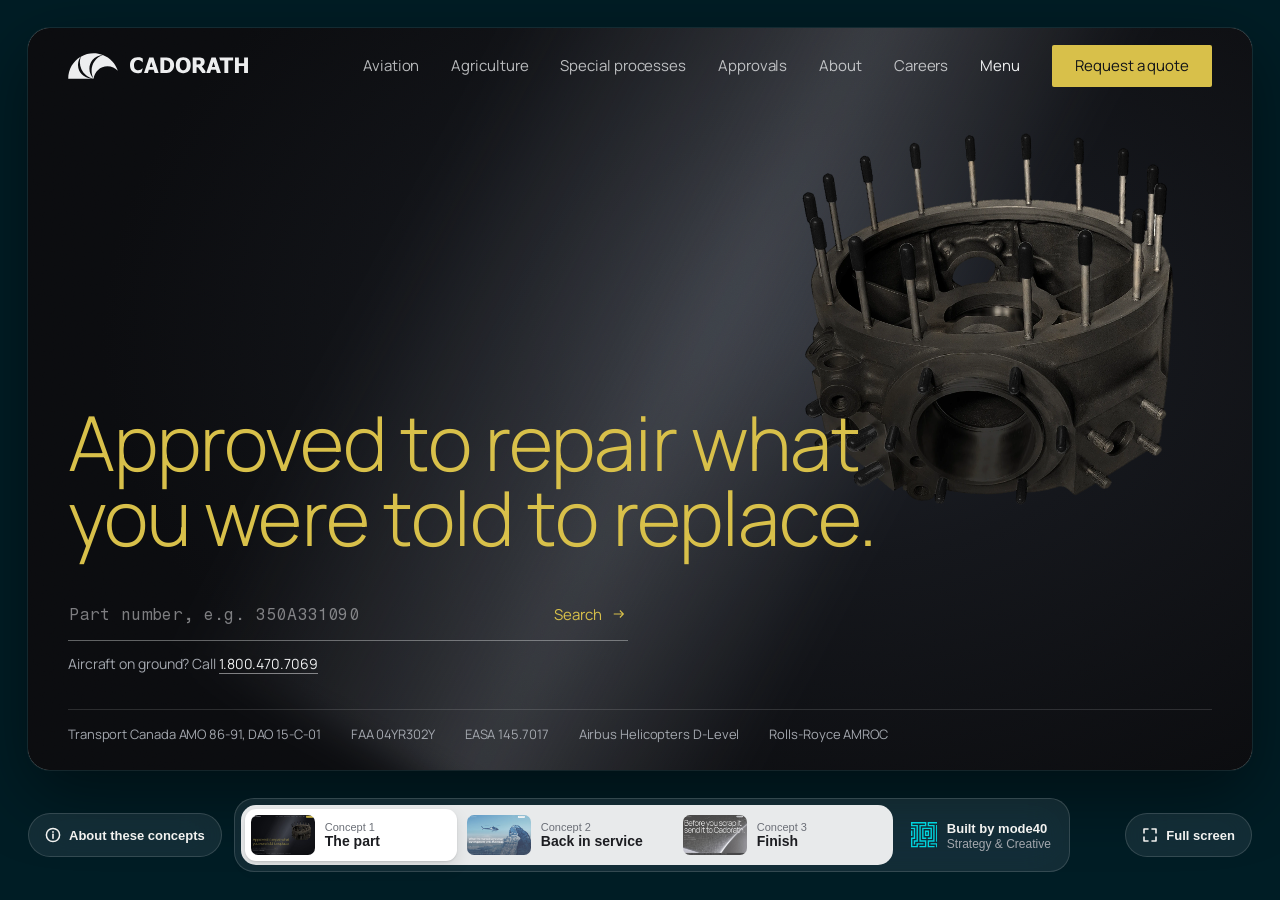
<file: index.html>
<!doctype html>
<html lang="en-CA">
<head>
<meta charset="utf-8">
<meta name="viewport" content="width=device-width, initial-scale=1, viewport-fit=cover">
<meta name="robots" content="noindex, nofollow, noarchive">
<title>Cadorath homepage concepts</title>
<style>
  :root {
    --bg: #001D25; /* mode40 navy */
    --glass: rgba(255, 255, 255, 0.07);
    --line: rgba(255, 255, 255, 0.14);
    --text: #f2f2f0;
    --muted: #a3a7ae;
    --ink: #1c1d21;
    --ink-2: #6b6f77;
    --gap: 28px;
    --radius: 22px;
    --below: 132px; /* set from the controls' real height in JS */
    --font: -apple-system, BlinkMacSystemFont, "SF Pro Text", "Helvetica Neue", Arial, sans-serif;
  }
  * { box-sizing: border-box; margin: 0; }
  html, body { height: 100%; background: var(--bg); color: var(--text); font-family: var(--font); -webkit-font-smoothing: antialiased; overflow: hidden; }
  button, a { -webkit-tap-highlight-color: transparent; }

  /* the live homepage, full width, scrolling inside a rounded box */
  .frame {
    position: fixed; inset: var(--gap) var(--gap) var(--below) var(--gap);
    border-radius: var(--radius); overflow: hidden; background: #fff;
    box-shadow: 0 0 0 1px rgba(255, 255, 255, 0.08), 0 24px 70px rgba(0, 0, 0, 0.45);
    transition: inset .3s ease, border-radius .3s ease;
  }
  .frame iframe { display: block; width: 100%; height: 100%; border: 0; }

  /* bottom row: About on the left, concept selector in the middle, full screen on the right */
  .controls {
    position: fixed; z-index: 10; left: var(--gap); right: var(--gap);
    bottom: calc(var(--gap) + env(safe-area-inset-bottom));
    display: grid; grid-template-columns: 1fr auto 1fr; align-items: center; gap: 12px;
    pointer-events: none;
    transition: opacity .25s ease, transform .3s ease;
  }
  .controls > * { pointer-events: auto; }

  .pill {
    all: unset; box-sizing: border-box; cursor: pointer; height: 44px; padding: 0 16px;
    pointer-events: auto; /* all: unset would inherit pointer-events: none from .controls */
    display: inline-flex; align-items: center; gap: 8px; white-space: nowrap;
    font: 600 13px/1 var(--font); color: var(--text); text-decoration: none;
    background: var(--glass); border: 1px solid var(--line); border-radius: 999px;
    -webkit-backdrop-filter: blur(22px) saturate(150%); backdrop-filter: blur(22px) saturate(150%);
    transition: background-color .2s ease, border-color .2s ease;
  }
  .pill:hover { background: rgba(255, 255, 255, 0.14); border-color: rgba(255, 255, 255, 0.28); }
  .pill svg { flex: none; }
  .fs .i-close, body.is-full .fs .i-open { display: none; }
  body.is-full .fs .i-close { display: block; }
  .about { justify-self: start; }
  .fs { justify-self: end; }
  /* the full screen toggle stays put when the controls hide */
  .fs { position: relative; z-index: 12; }

  .dock {
    display: flex; align-items: center; gap: 18px;
    padding: 6px 18px 6px 6px;
    background: var(--glass); border: 1px solid var(--line); border-radius: 20px;
    -webkit-backdrop-filter: blur(22px) saturate(150%); backdrop-filter: blur(22px) saturate(150%);
  }

  /* concept tabs: one light segmented control, three equal tabs */
  .tabs {
    list-style: none; padding: 4px; display: grid; grid-template-columns: repeat(3, 212px); gap: 4px;
    background: rgba(255, 255, 255, 0.9); border-radius: 15px;
  }
  .tabs button {
    all: unset; box-sizing: border-box; cursor: pointer; width: 100%; height: 52px;
    display: flex; align-items: center; gap: 10px; padding: 0 10px 0 6px; border-radius: 11px;
    color: var(--ink); transition: background-color .2s ease, box-shadow .2s ease;
  }
  .tabs button:hover { background: rgba(0, 0, 0, 0.05); }
  .tabs button[aria-current="true"] { background: #fff; box-shadow: 0 1px 2px rgba(0, 0, 0, 0.12), 0 6px 16px rgba(0, 0, 0, 0.1); }
  .tabs img { flex: none; width: 64px; height: 40px; object-fit: cover; border-radius: 7px; display: block; opacity: .75; transition: opacity .2s ease; }
  .tabs button[aria-current="true"] img, .tabs button:hover img { opacity: 1; }
  .tabs .num { display: block; font-size: 11px; color: var(--ink-2); }
  .tabs .name { display: block; font-size: 14px; font-weight: 600; white-space: nowrap; }

  .credit { display: flex; align-items: center; gap: 10px; white-space: nowrap; }
  .credit img { display: block; width: 26px; height: 26px; }
  .credit b { display: block; font-size: 13px; font-weight: 600; color: var(--text); }
  .credit span { display: block; font-size: 12px; color: var(--muted); margin-top: 1px; }

  button:focus-visible, a:focus-visible { outline: 2px solid #fff; outline-offset: 3px; }

  /* full screen: the box fills the window, everything but the toggle steps aside */
  body.is-full .frame { inset: 0; border-radius: 0; box-shadow: none; }
  body.is-full .fs { background: rgba(0, 29, 37, 0.85); box-shadow: 0 10px 30px rgba(0, 0, 0, 0.35); }
  body.is-full .dock, body.is-full .about { opacity: 0; pointer-events: none; transform: translateY(12px); }
  .dock, .about { transition: opacity .25s ease, transform .3s ease; }

  @media (max-width: 1240px) {
    .pill .label { display: none; }
    .pill { width: 44px; padding: 0; justify-content: center; }
    .tabs { grid-template-columns: repeat(3, 184px); }
  }
  @media (max-width: 960px) {
    :root { --gap: 12px; --radius: 16px; }
    .controls { grid-template-columns: auto 1fr auto; grid-template-areas: "dock dock dock" "about credit fs"; row-gap: 8px; bottom: calc(var(--gap) + env(safe-area-inset-bottom)); }
    .dock { grid-area: dock; padding: 4px; border-radius: 16px; }
    .about { grid-area: about; }
    .fs { grid-area: fs; }
    .dock .credit { display: none; }
    .credit.compact { grid-area: credit; display: flex; justify-content: center; }
    .credit.compact img { width: 20px; height: 20px; }
    .credit.compact b { font-size: 12px; }
    .credit.compact span { font-size: 11px; }
    .tabs { width: 100%; grid-template-columns: repeat(3, minmax(0, 1fr)); padding: 3px; gap: 3px; border-radius: 12px; }
    .tabs button { height: 48px; flex-direction: column; justify-content: center; gap: 3px; padding: 4px; }
    .tabs img { width: 100%; height: 22px; border-radius: 5px; }
    .tabs .num { display: none; }
    .tabs .name { font-size: 11.5px; }
    .pill { height: 40px; width: 40px; }
  }
  @media (min-width: 961px) { .credit.compact { display: none; } }
  @media (prefers-reduced-motion: reduce) { * { transition: none !important; } }
</style>
</head>
<body>

<div class="frame"><iframe id="view" src="concept-1/" title="Cadorath homepage concept"></iframe></div>

<div class="controls">
  <a class="pill about" id="about" href="about.html" aria-label="About these concepts">
    <svg viewBox="0 0 16 16" width="16" height="16" aria-hidden="true"><circle cx="8" cy="8" r="6.6" fill="none" stroke="currentColor" stroke-width="1.5"/><path d="M8 7.2v4" stroke="currentColor" stroke-width="1.6" stroke-linecap="round"/><circle cx="8" cy="4.9" r=".95" fill="currentColor"/></svg>
    <span class="label">About these concepts</span>
  </a>

  <nav class="dock" aria-label="Choose a concept">
    <ol class="tabs">
      <li><button type="button" data-target="concept-1" aria-current="true">
        <img src="img/concept-1-thumb.jpg" alt="">
        <span><span class="num">Concept 1</span><span class="name">The part</span></span>
      </button></li>
      <li><button type="button" data-target="concept-2" aria-current="false">
        <img src="img/concept-2-thumb.jpg" alt="">
        <span><span class="num">Concept 2</span><span class="name">Back in service</span></span>
      </button></li>
      <li><button type="button" data-target="concept-3" aria-current="false">
        <img src="img/concept-3-thumb.jpg" alt="">
        <span><span class="num">Concept 3</span><span class="name">Finish</span></span>
      </button></li>
    </ol>
    <p class="credit"><img src="img/mode40-mark-white.svg" width="26" height="26" alt=""><span><b>Built by mode40</b><span>Strategy &amp; Creative</span></span></p>
  </nav>

  <p class="credit compact" aria-hidden="true"><img src="img/mode40-mark-white.svg" width="20" height="20" alt=""><span><b>Built by mode40</b><span>Strategy &amp; Creative</span></span></p>

  <button type="button" class="pill fs" id="fs" aria-pressed="false" aria-label="Full screen">
    <svg class="i-open" viewBox="0 0 16 16" width="16" height="16" aria-hidden="true"><path d="M2 6V2h4M10 2h4v4M14 10v4h-4M6 14H2v-4" fill="none" stroke="currentColor" stroke-width="1.6" stroke-linecap="round" stroke-linejoin="round"/></svg>
    <svg class="i-close" viewBox="0 0 16 16" width="16" height="16" aria-hidden="true"><path d="M6 2v4H2M14 6h-4V2M10 14v-4h4M2 10h4v4" fill="none" stroke="currentColor" stroke-width="1.6" stroke-linecap="round" stroke-linejoin="round"/></svg>
    <span class="label">Full screen</span>
  </button>
</div>

<script>
  const view = document.getElementById('view');
  const fs = document.getElementById('fs');
  const about = document.getElementById('about');
  const buttons = [...document.querySelectorAll('.tabs button')];
  const ids = buttons.map(b => b.dataset.target);

  function show(id, push) {
    if (!ids.includes(id)) id = ids[0];
    const src = id + '/';
    if (!view.src.endsWith(src)) view.src = src;
    buttons.forEach(b => b.setAttribute('aria-current', String(b.dataset.target === id)));
    about.href = 'about.html#' + id;
    if (push) history.replaceState(null, '', '#' + id);
  }

  // a little room under each mockup's footer so the controls never cover the end of the page
  view.addEventListener('load', () => {
    const doc = view.contentDocument;
    if (!doc || !doc.body) return;
    const last = [...doc.body.children].reverse().find(el => !['SCRIPT', 'STYLE'].includes(el.tagName));
    const pad = doc.createElement('div');
    pad.setAttribute('aria-hidden', 'true');
    pad.style.height = '24px';
    pad.style.background = last ? getComputedStyle(last).backgroundColor : 'transparent';
    doc.body.appendChild(pad);
  });

  const controls = document.querySelector('.controls');
  function fitBand() {
    const gap = parseFloat(getComputedStyle(document.documentElement).getPropertyValue('--gap')) || 28;
    document.documentElement.style.setProperty('--below', (controls.offsetHeight + gap * 2) + 'px');
  }
  new ResizeObserver(fitBand).observe(controls);
  addEventListener('resize', fitBand);
  fitBand();

  // one toggle in one place: Full screen in, Exit full screen out
  function setFull(on) {
    document.body.classList.toggle('is-full', on);
    fs.setAttribute('aria-pressed', String(on));
    fs.setAttribute('aria-label', on ? 'Exit full screen' : 'Full screen');
    fs.querySelector('.label').textContent = on ? 'Exit full screen' : 'Full screen';
  }
  fs.addEventListener('click', () => setFull(!document.body.classList.contains('is-full')));
  document.addEventListener('keydown', e => { if (e.key === 'Escape') setFull(false); });

  buttons.forEach(b => b.addEventListener('click', () => show(b.dataset.target, true)));
  show(location.hash.slice(1), false);
</script>
</body>
</html>
</file>
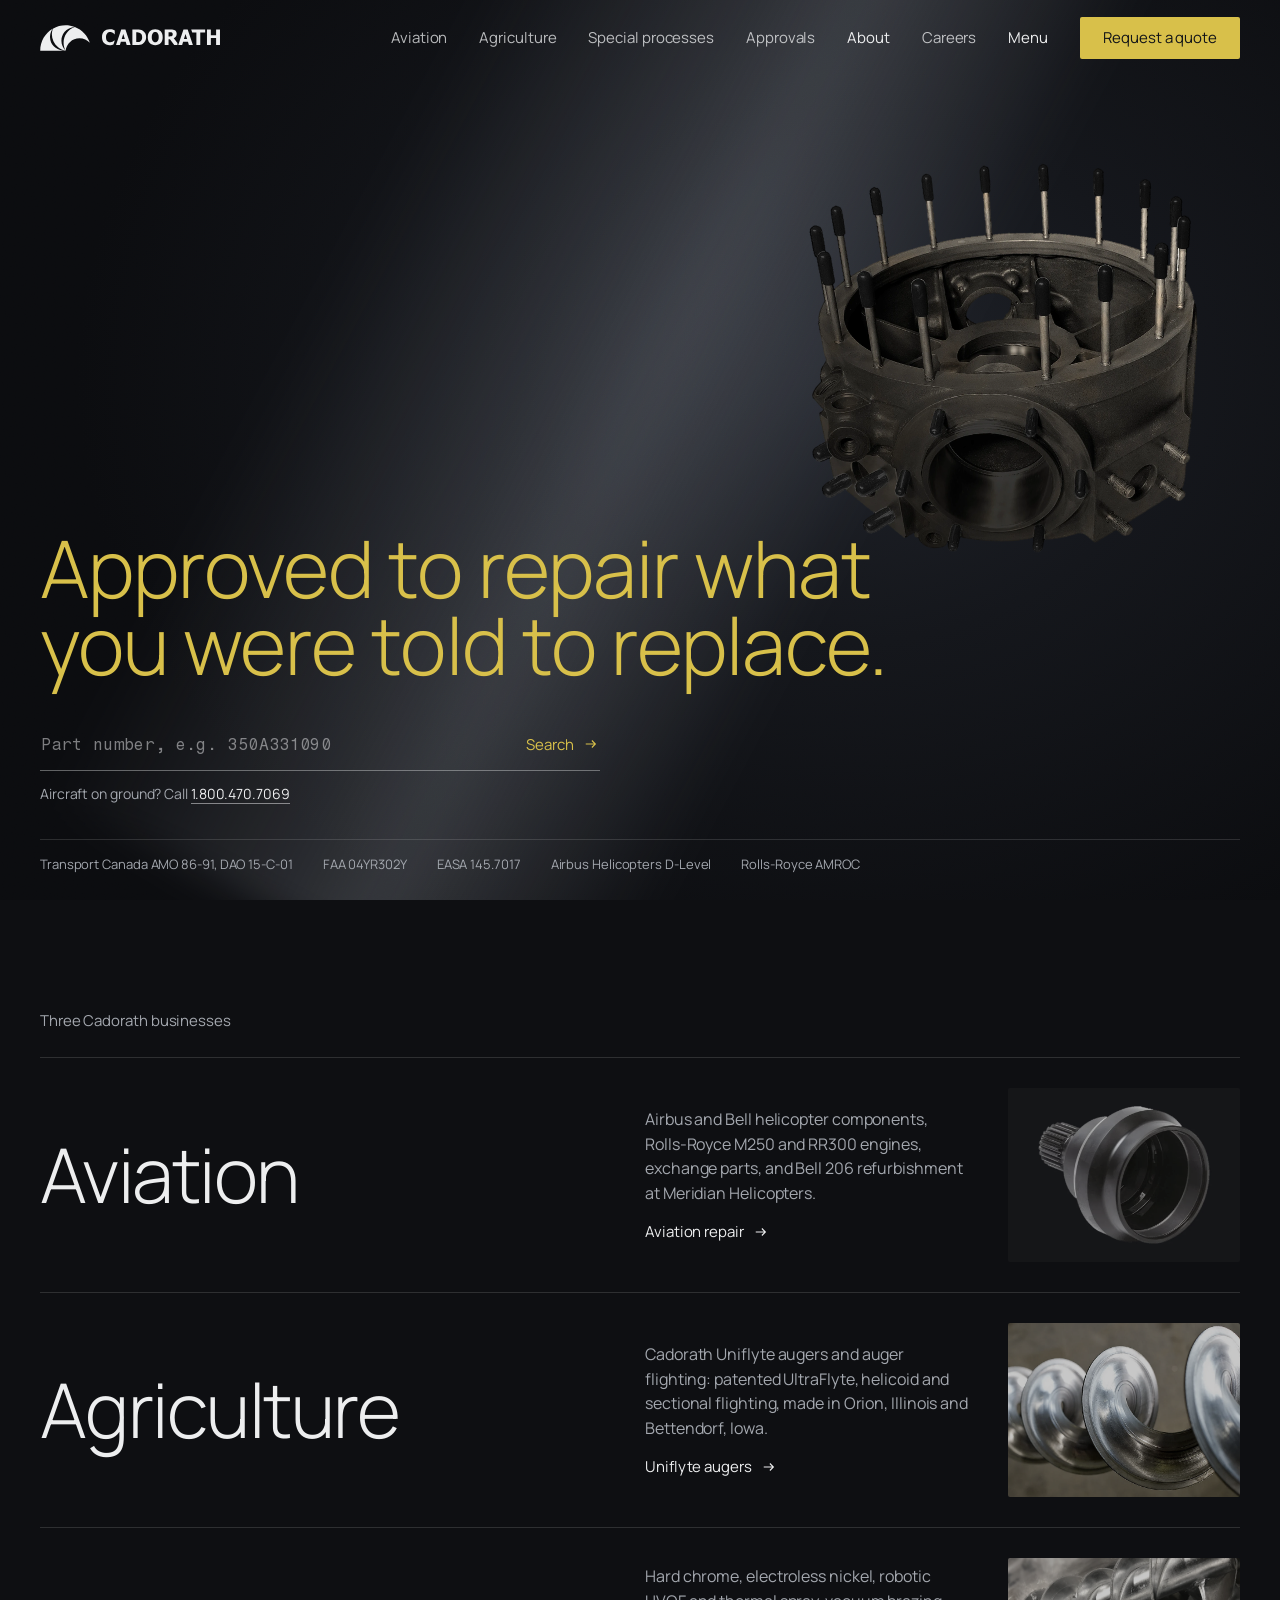
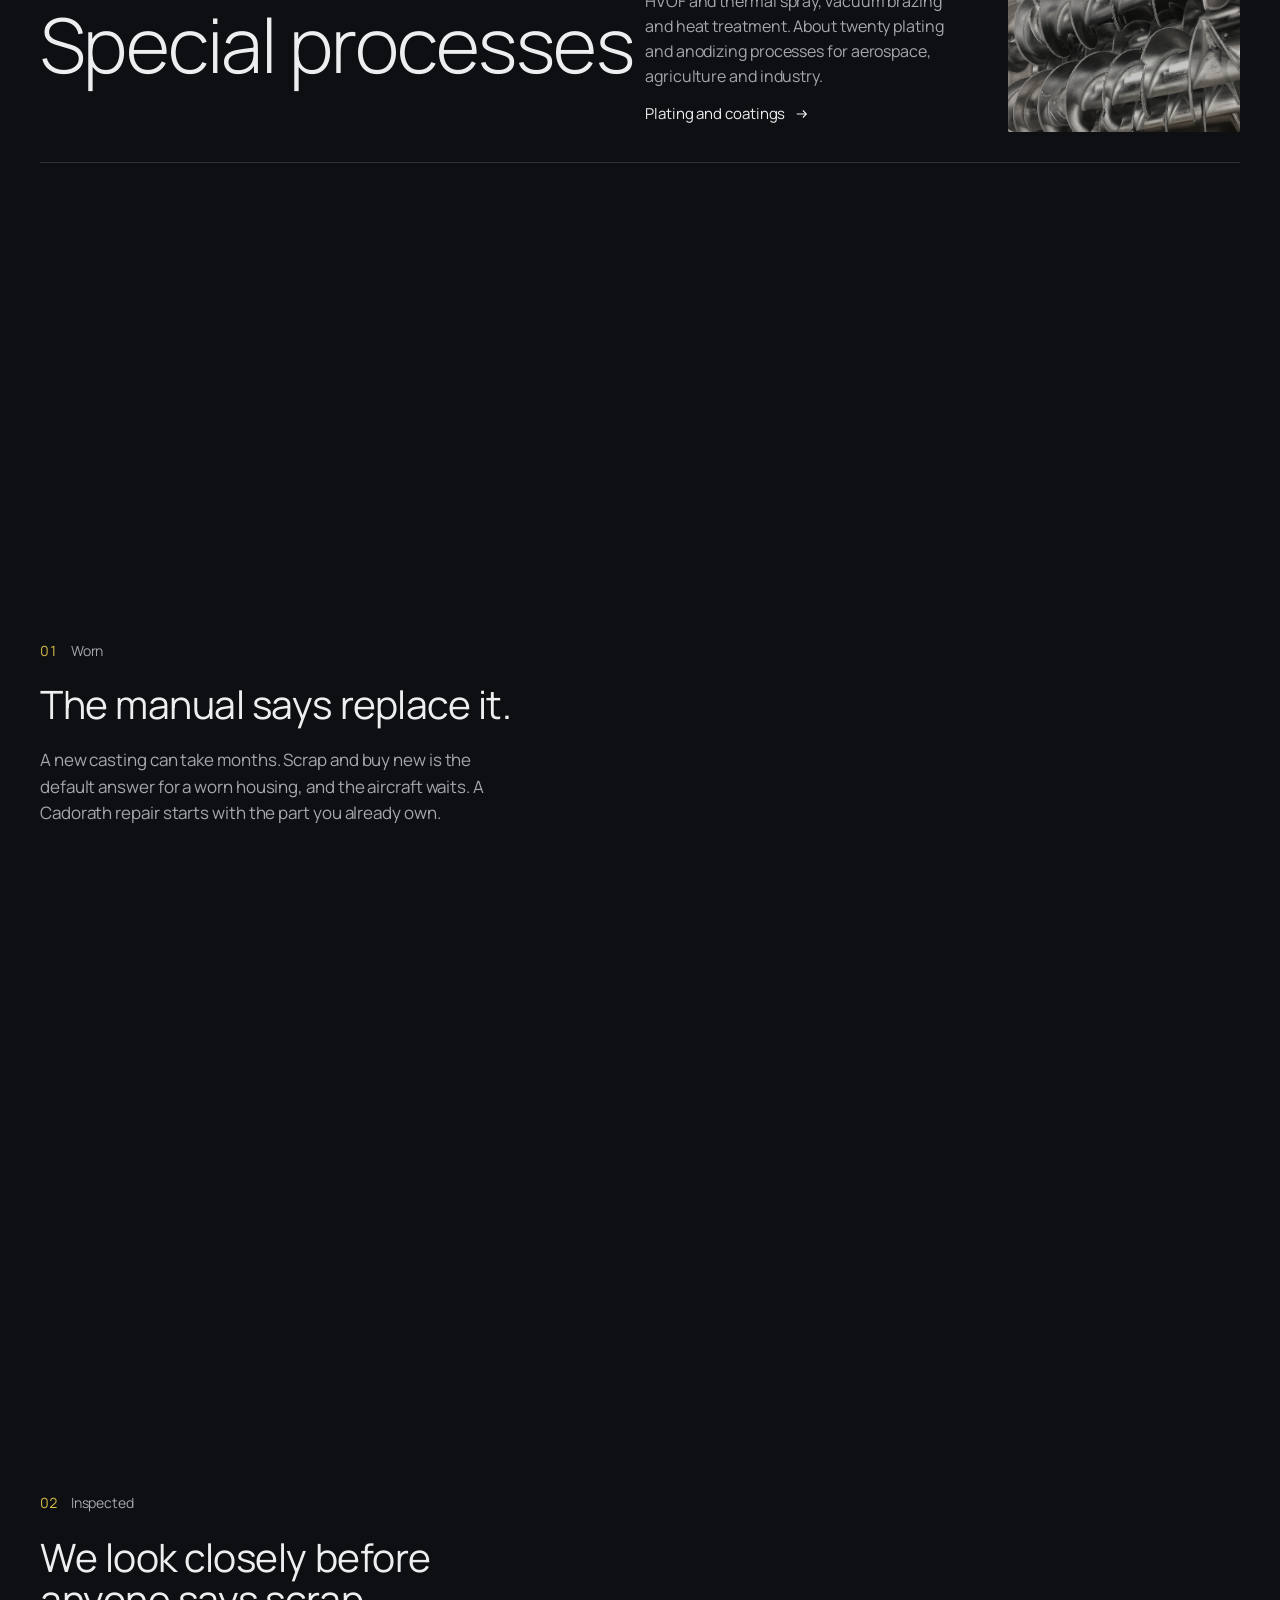
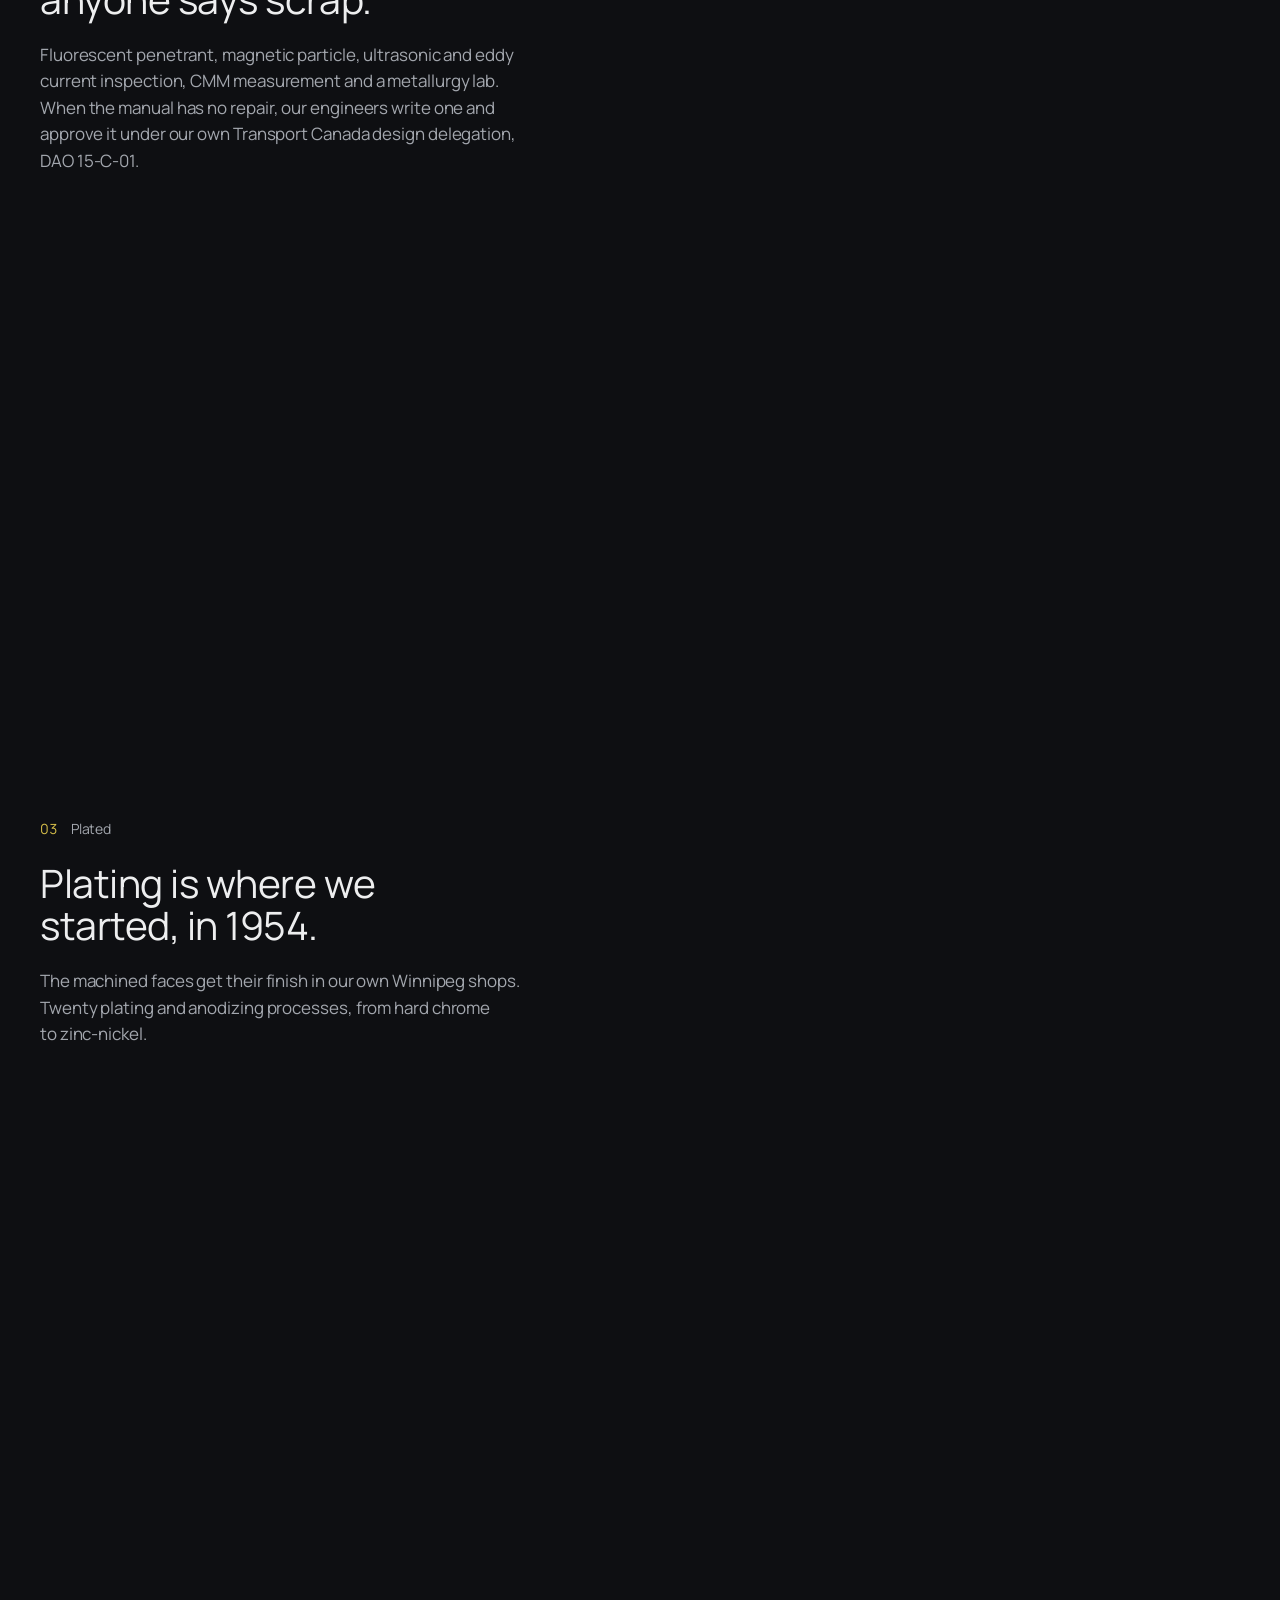
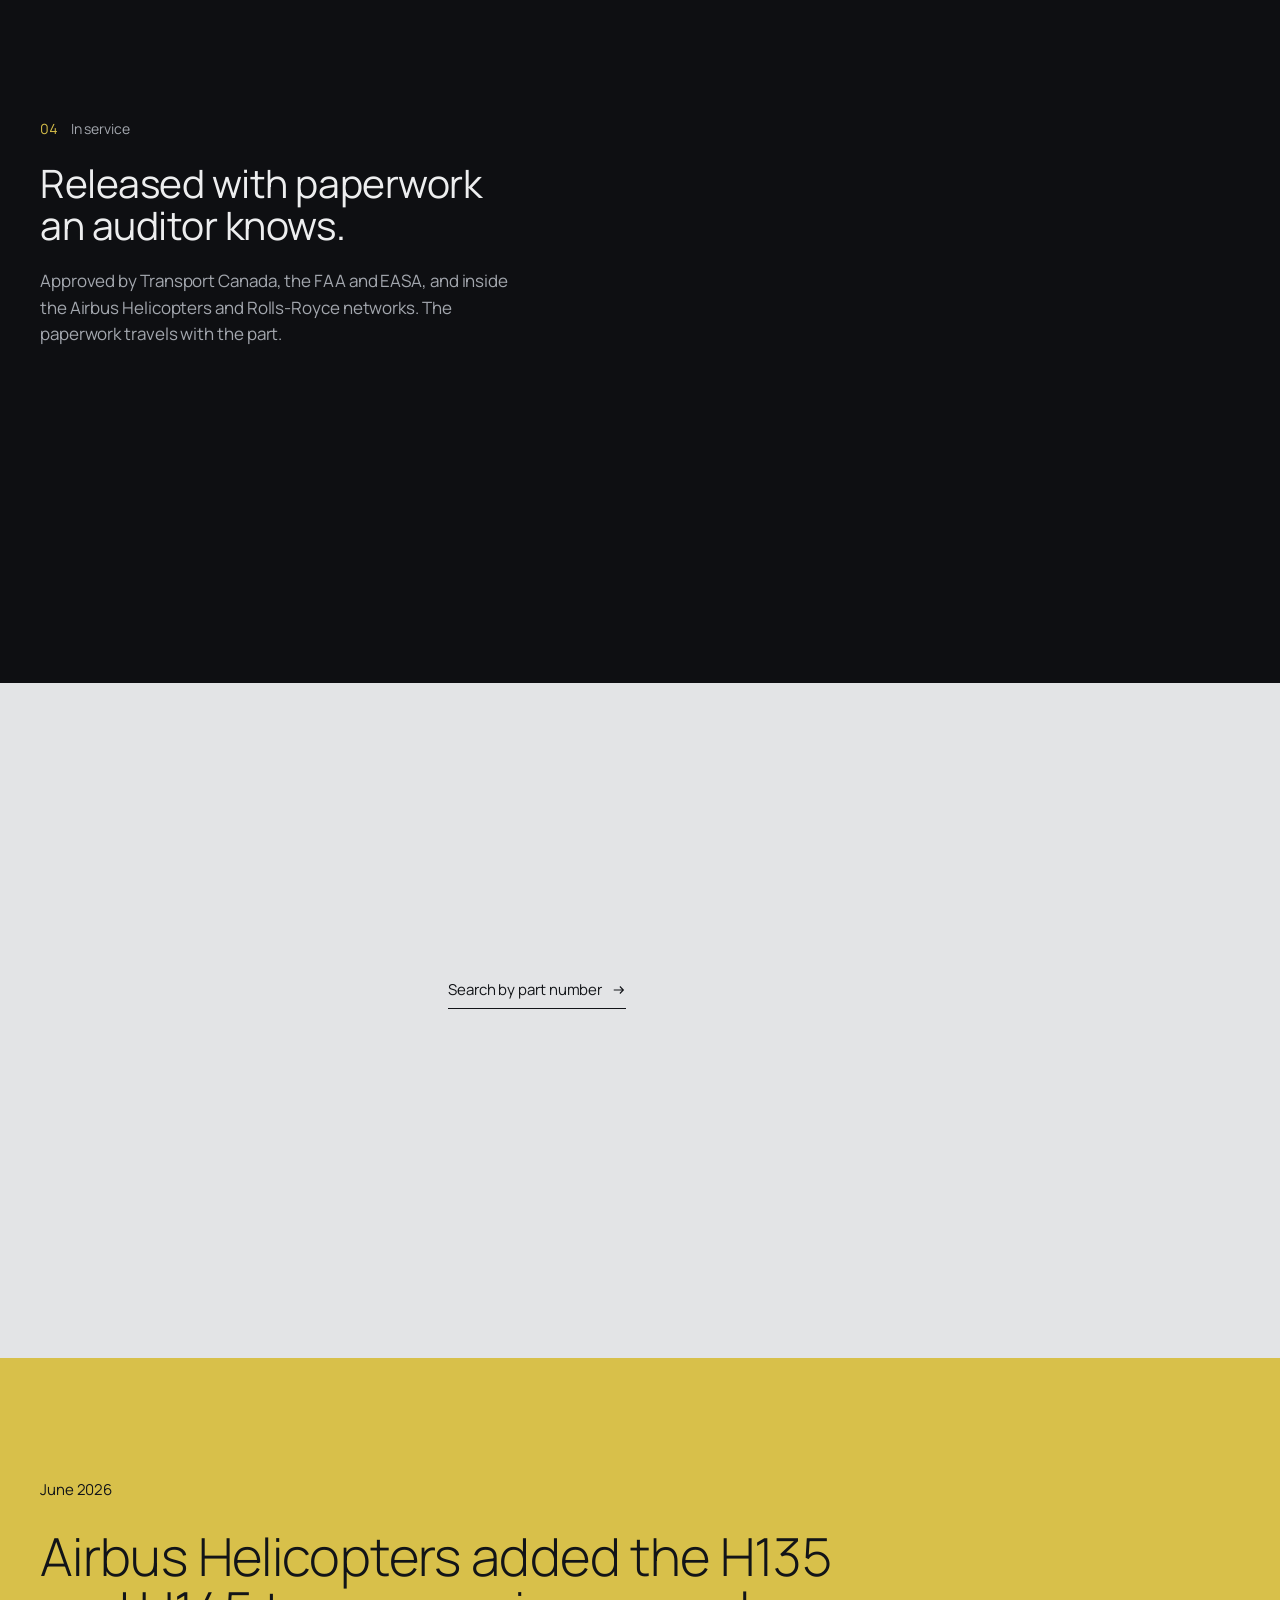
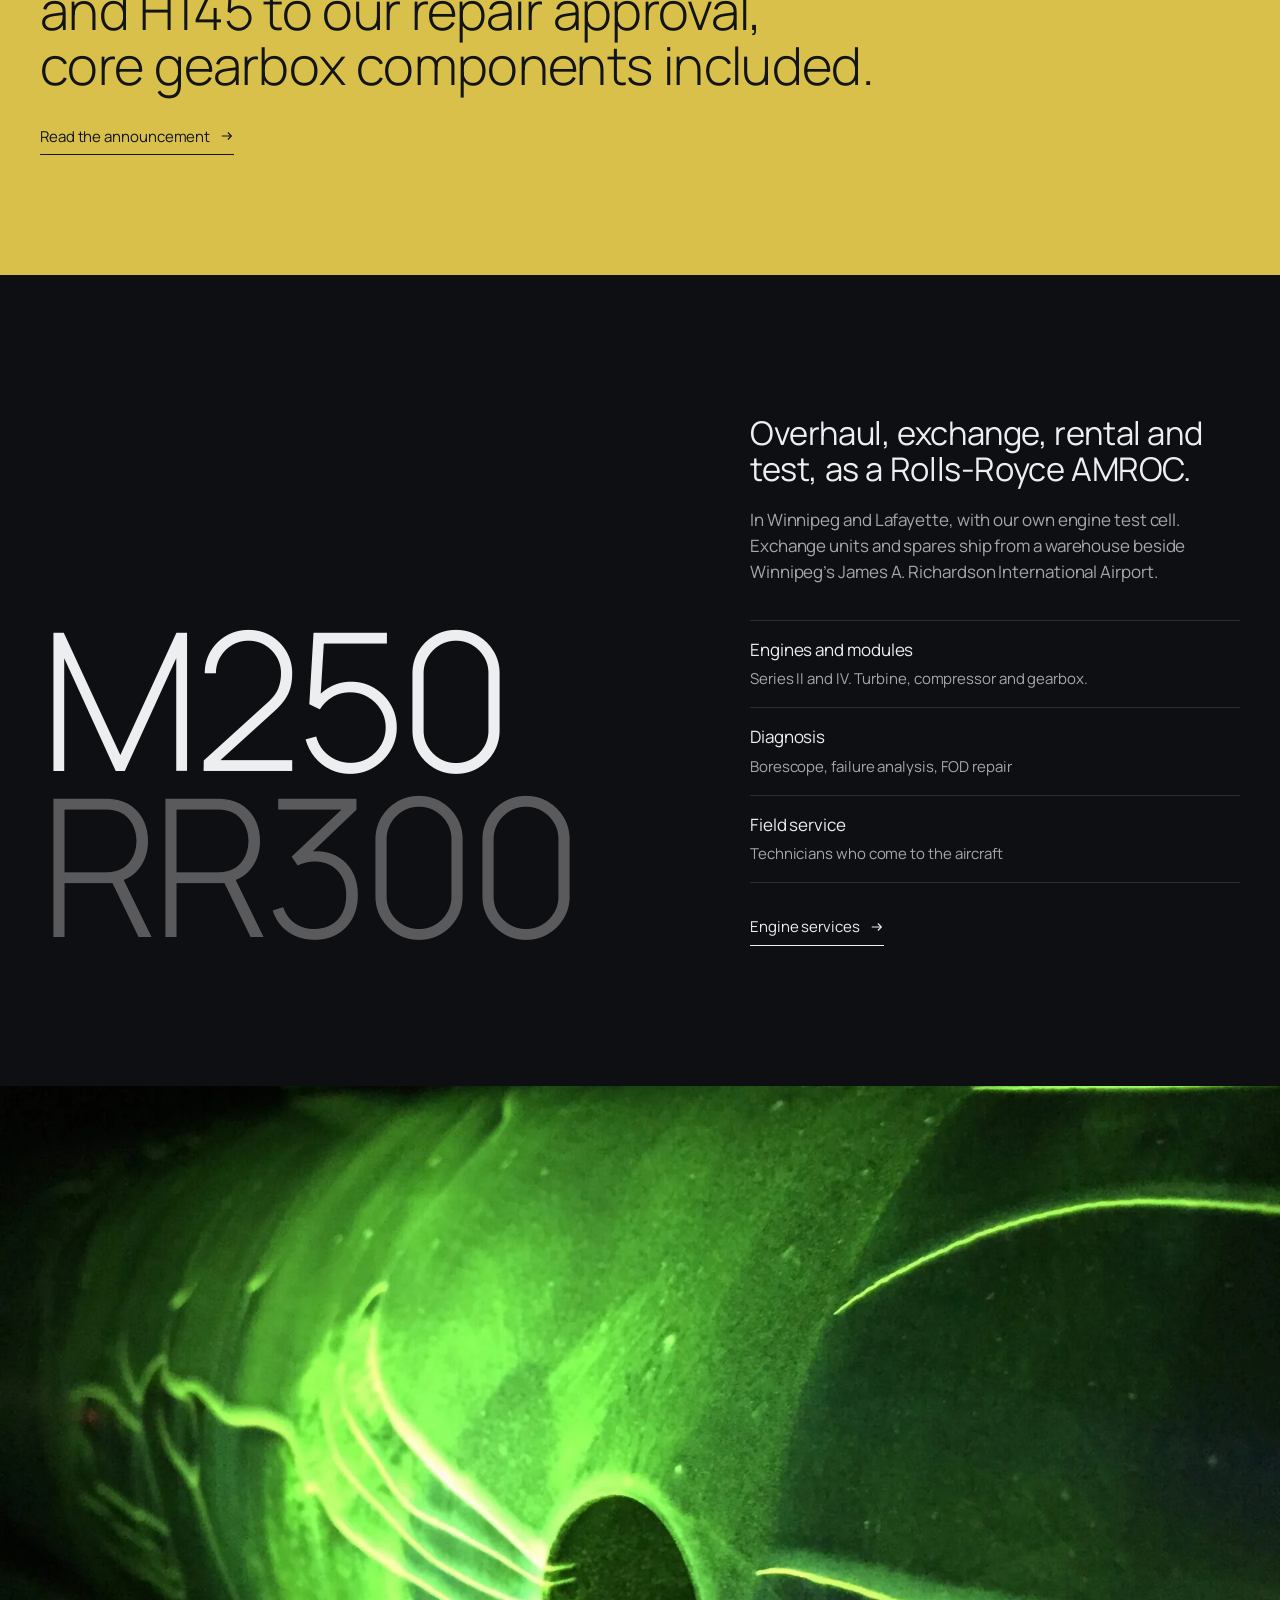
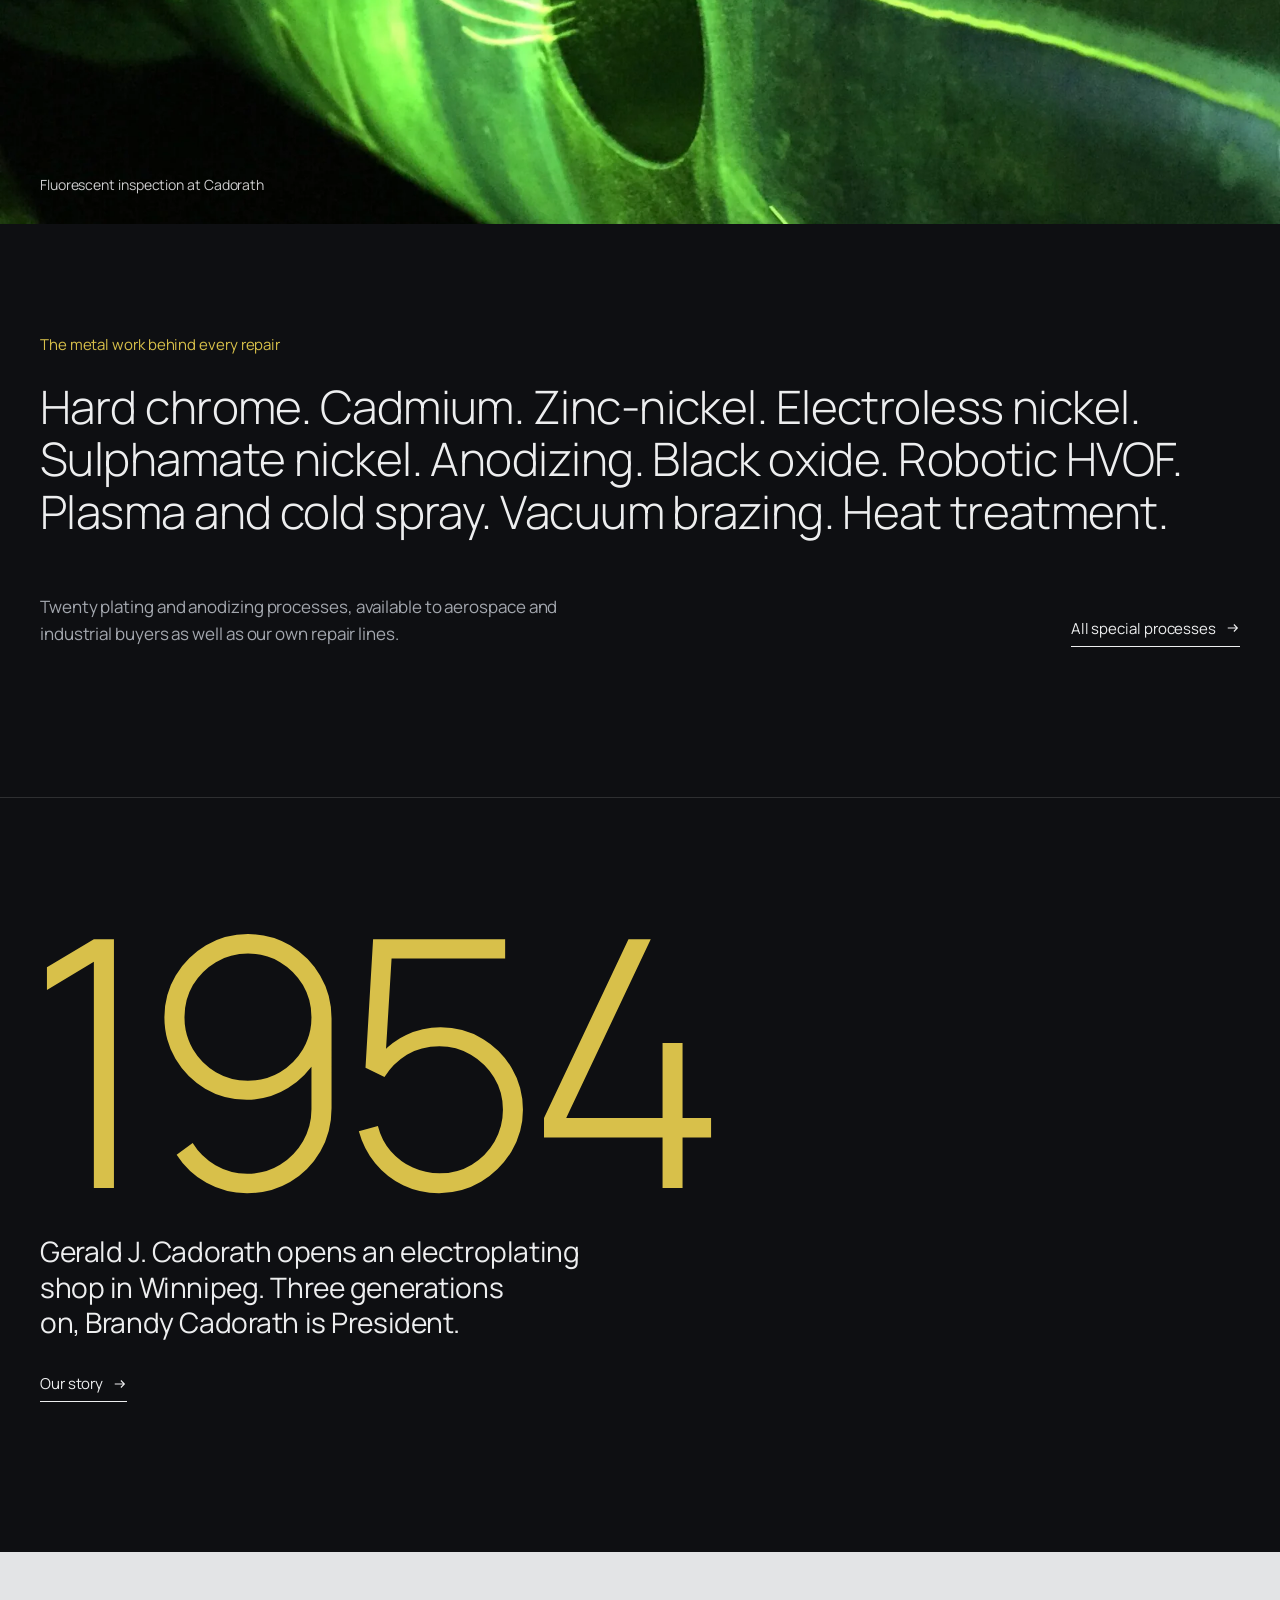
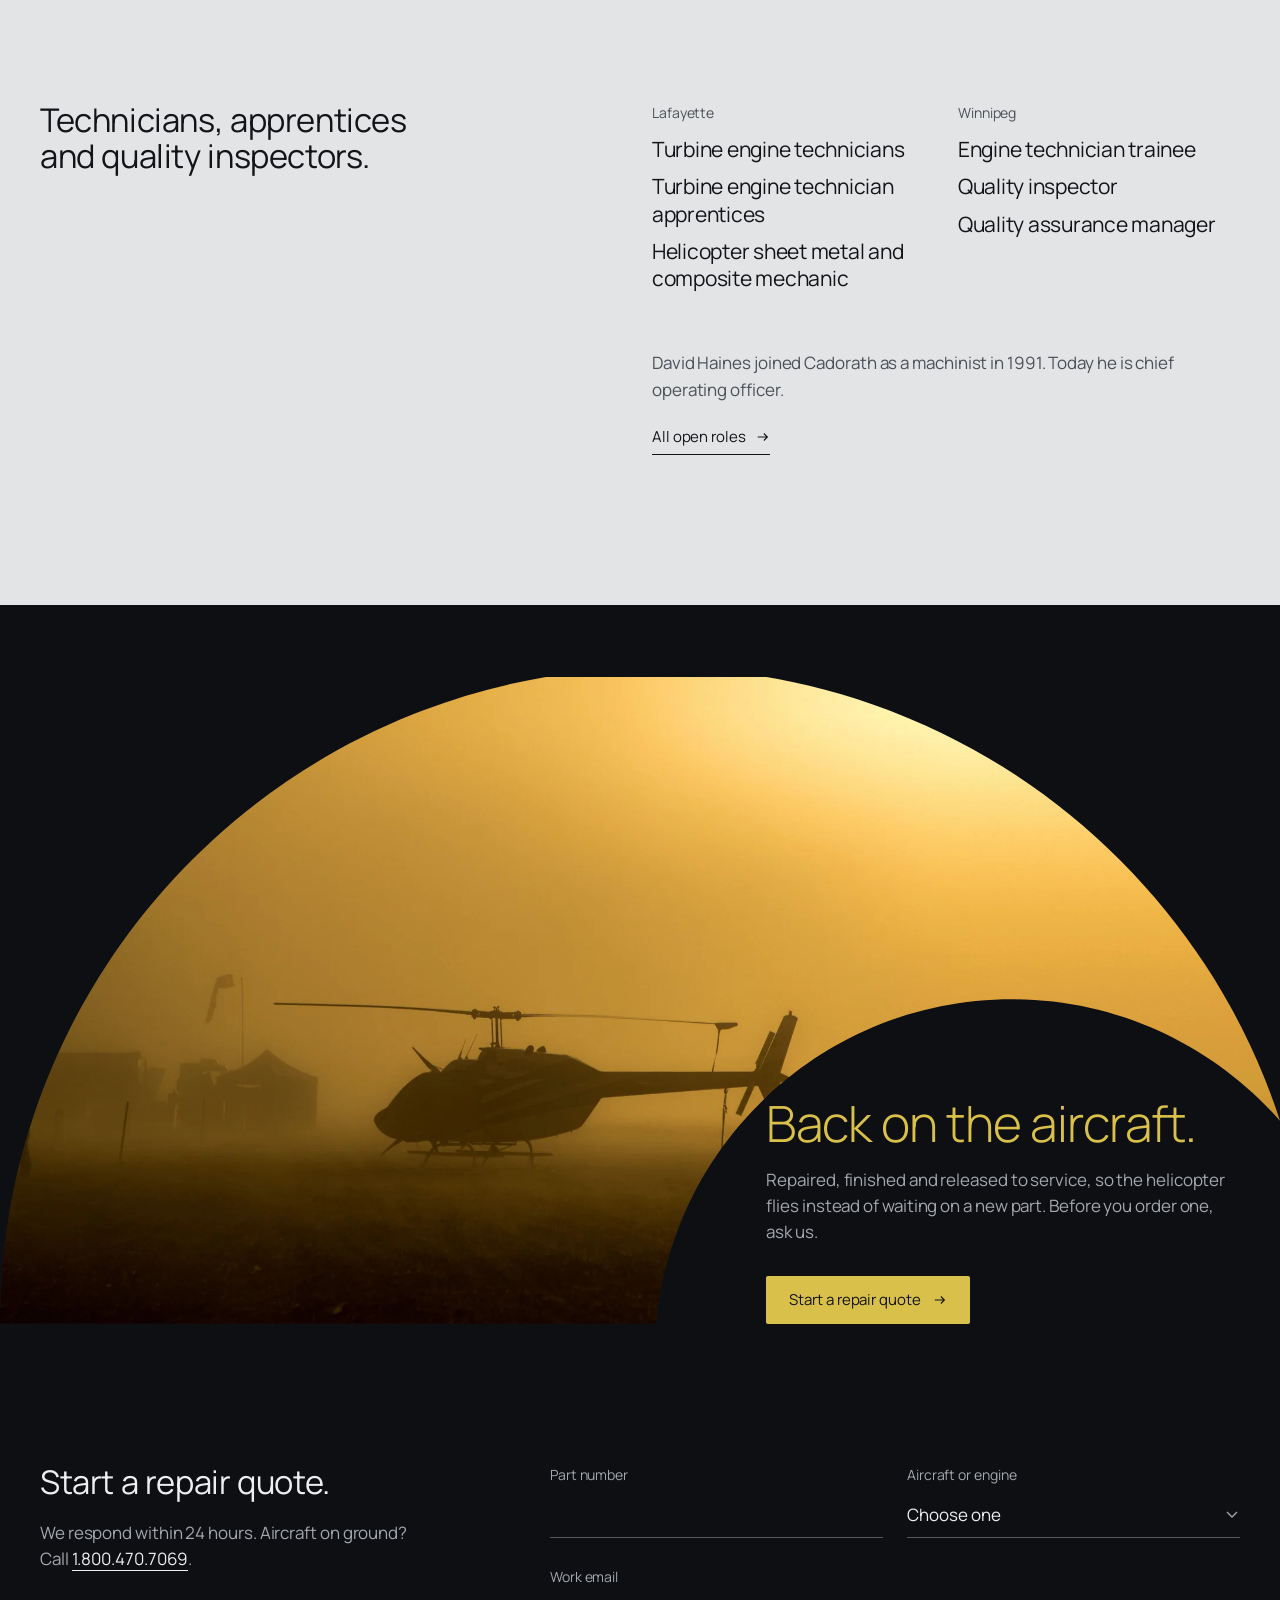
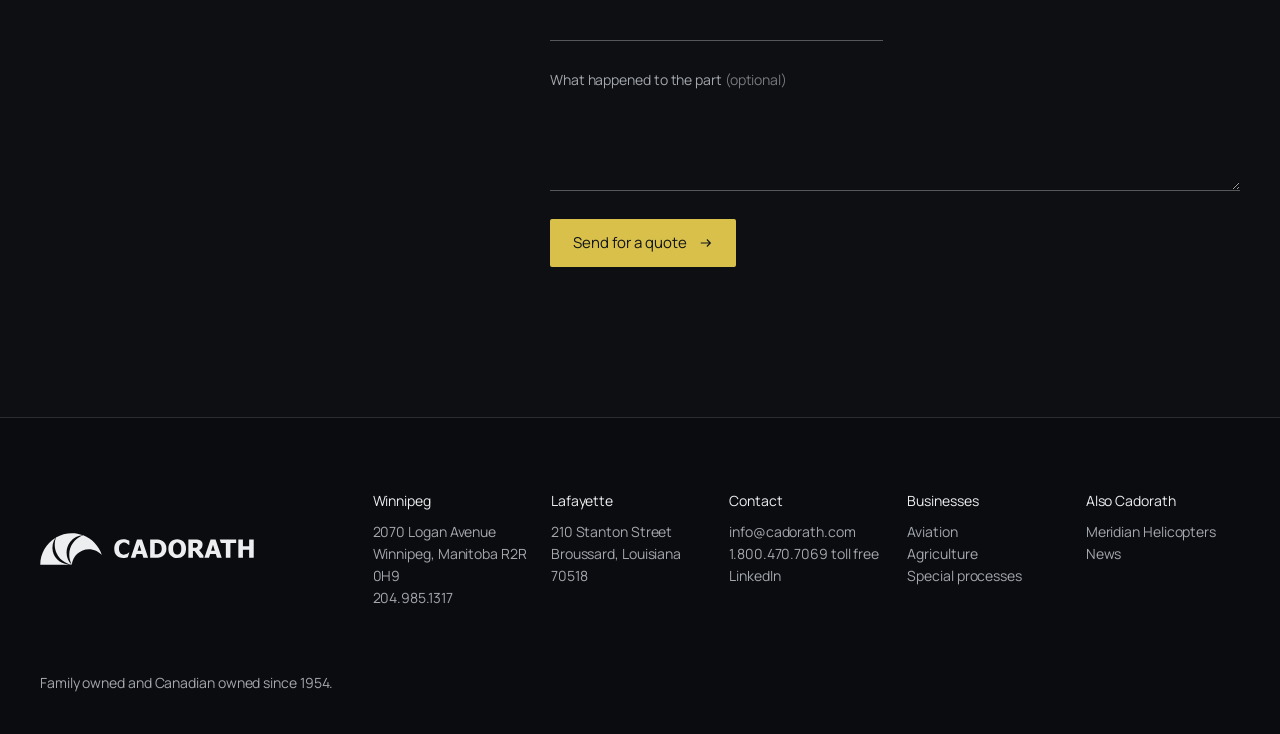
<file: concept-1/index.html>
<!doctype html>
<html lang="en-CA">
<head>
<meta name="robots" content="noindex, nofollow, noarchive">
<meta charset="utf-8">
<meta name="viewport" content="width=device-width, initial-scale=1">
<title>Cadorath: approved piece part repair for helicopters and their engines</title>
<meta name="description" content="Approved to repair what you were told to replace. Piece part repair for Airbus and Bell helicopter components and Rolls-Royce engines, with plating in Winnipeg since 1954.">
<link rel="preload" href="img/part-1-worn.webp" as="image">
<link rel="stylesheet" href="styles.css">
</head>
<body>
<svg width="0" height="0" style="position:absolute" aria-hidden="true" focusable="false">
  <defs>
    <clipPath id="crescent" clipPathUnits="objectBoundingBox">
      <path transform="scale(0.0040571 0.0080343) translate(-1.119 -2.4)" d="M1.119,126.866C1.119,80.751 25.827,40.406 62.729,18.351L63.758,17.743C96.412,-1.307 136.294,-4.788 171.874,8.581L172.993,9.006C208.251,22.642 235.85,51.636 247.601,87.784C234.993,73.458 216.537,64.408 195.95,64.408C160.095,64.408 130.659,91.84 127.453,126.857Z"/>
    </clipPath>
    <symbol id="mark" viewBox="0 0 248.3 127.4">
      <path d="M247.601,87.784C235.85,51.636 208.251,22.642 172.993,9.006C140.522,20.048 117.152,50.772 117.152,86.976C117.152,101.446 120.897,115.038 127.453,126.857C130.659,91.84 160.095,64.408 195.95,64.408C216.537,64.408 234.993,73.458 247.601,87.784Z"/>
      <path d="M171.874,8.581C136.294,-4.788 96.412,-1.307 63.758,17.743C52.13,50.006 61.562,87.438 89.855,110.024C101.169,119.056 114.126,124.607 127.451,126.859C102.086,102.503 99.013,62.384 121.38,34.366C134.222,18.277 152.813,9.498 171.874,8.581Z"/>
      <path d="M51.379,73.898C46.866,53.816 51.553,33.82 62.729,18.351C25.827,40.406 1.119,80.751 1.119,126.866L127.453,126.858C88.399,126.858 58.896,107.348 51.379,73.898Z"/>
    </symbol>
    <symbol id="wordmark" viewBox="0 142.4 248.3 35.6"><path d="M148.426,155.494C148.17,156.058 147.785,156.548 147.261,156.948C146.709,157.401 146.041,157.694 145.25,157.831C144.46,157.969 143.499,158.039 142.367,158.039L140.037,158.039L140.037,149.312L142.756,149.312C143.684,149.312 144.463,149.341 145.087,149.401C145.71,149.457 146.274,149.598 146.783,149.813C147.506,150.132 148.026,150.585 148.341,151.175C148.653,151.761 148.808,152.459 148.808,153.271C148.808,154.188 148.678,154.926 148.426,155.494ZM158.727,171.705L151.005,161.976C152.876,161.063 154.367,159.831 155.487,158.288C156.604,156.74 157.161,154.729 157.161,152.251C157.161,150.496 156.823,149.048 156.14,147.909C155.458,146.77 154.534,145.832 153.377,145.093C152.245,144.381 151.012,143.913 149.676,143.687C148.341,143.464 146.775,143.349 144.979,143.349L131.944,143.349L131.944,175.75L140.037,175.75L140.037,163.868L142.953,163.868L151.985,175.75L158.727,175.75L158.727,171.705Z"/><path d="M119.336,159.54C119.336,157.61 119.136,155.966 118.739,154.612C118.338,153.254 117.808,152.141 117.14,151.269C116.442,150.386 115.656,149.751 114.776,149.369C113.9,148.983 112.992,148.79 112.049,148.79C111.047,148.79 110.142,148.968 109.329,149.324C108.517,149.681 107.734,150.315 106.977,151.228C106.313,152.067 105.771,153.184 105.359,154.579C104.943,155.97 104.735,157.632 104.735,159.562C104.735,161.547 104.936,163.198 105.326,164.512C105.715,165.825 106.253,166.924 106.936,167.807C107.63,168.709 108.42,169.351 109.307,169.733C110.19,170.119 111.107,170.312 112.049,170.312C113.006,170.312 113.934,170.104 114.832,169.688C115.734,169.28 116.509,168.634 117.162,167.766C117.856,166.823 118.394,165.721 118.773,164.467C119.148,163.213 119.336,161.569 119.336,159.54ZM127.738,159.562C127.738,164.798 126.335,168.92 123.537,171.918C120.735,174.924 116.902,176.423 112.027,176.423C107.14,176.423 103.303,174.905 100.517,171.866C97.73,168.827 96.338,164.723 96.338,159.562C96.338,154.352 97.73,150.237 100.517,147.213C103.303,144.189 107.14,142.675 112.027,142.675C116.902,142.675 120.735,144.182 123.537,147.191C126.335,150.204 127.738,154.323 127.738,159.562Z"/><path d="M48.074,163.26L44.767,152.578L41.458,163.26L48.074,163.26ZM29.495,175.75L40.437,143.349L49.313,143.349L60.259,175.75L51.884,175.75L49.859,169.134L39.677,169.134L37.65,175.75L29.495,175.75Z"/><path d="M84.511,159.517C84.511,157.387 84.144,155.561 83.409,154.044C82.678,152.53 81.55,151.346 80.028,150.485C78.926,149.877 77.769,149.543 76.559,149.487C75.346,149.428 73.899,149.398 72.214,149.398L72.062,149.398L72.062,169.68L72.214,169.68C74.047,169.68 75.587,169.647 76.838,169.58C78.095,169.517 79.286,169.127 80.418,168.419C81.754,167.576 82.767,166.415 83.464,164.934C84.162,163.454 84.511,161.651 84.511,159.517ZM92.863,159.584C92.863,162.6 92.203,165.301 90.885,167.688C89.565,170.073 87.899,171.906 85.88,173.183C84.195,174.27 82.366,174.971 80.384,175.279C78.407,175.595 76.299,175.751 74.066,175.751L63.924,175.751L63.924,143.35L73.981,143.35C76.255,143.35 78.388,143.494 80.374,143.784C82.362,144.073 84.229,144.778 85.969,145.895C88.099,147.261 89.784,149.097 91.016,151.413C92.247,153.725 92.863,156.448 92.863,159.584Z"/><path d="M26.069,166.579C23.272,168.965 17.624,171.837 12.871,169.161C12.414,168.902 11.798,168.471 11.316,168.004C10.444,167.165 9.739,166.055 9.205,164.686C8.667,163.314 8.399,161.621 8.399,159.607C8.399,157.688 8.655,156.029 9.171,154.623C9.687,153.217 10.351,152.1 11.164,151.269C12.047,150.356 12.979,149.714 13.958,149.343C14.938,148.976 16.014,148.79 17.19,148.79C18.177,148.79 19.123,148.953 20.028,149.28C20.934,149.607 21.765,150 22.518,150.467C23.275,150.931 23.95,151.406 24.544,151.892C25.138,152.379 25.631,152.794 26.025,153.143L26.852,153.143L26.852,145.418C26.314,145.143 25.609,144.816 24.741,144.438C23.869,144.063 23.064,143.766 22.325,143.548C21.383,143.284 20.396,143.08 19.364,142.939C18.337,142.794 17.175,142.72 15.883,142.72C11.023,142.72 7.16,144.249 4.299,147.302C1.431,150.352 0,154.449 0,159.584C0,164.905 1.427,169.039 4.284,171.974C5.546,173.269 6.971,174.322 8.659,174.987C15.439,177.644 21.602,175.837 24.08,174.827L26.867,166.579L26.069,166.579Z"/><path d="M179.054,163.26L175.749,152.578L172.439,163.26L179.054,163.26ZM160.476,175.75L171.419,143.349L180.294,143.349L191.24,175.75L182.862,175.75L180.839,169.134L170.658,169.134L168.631,175.75L160.476,175.75Z"/><path d="M198.633,175.751L198.633,149.528L189.788,149.528L187.751,143.35L217.027,143.35L217.027,149.528L206.771,149.528L206.771,175.751L198.633,175.751Z"/><path d="M248.246,175.751L240.108,175.751L240.108,161.391L229.033,161.391L229.033,175.751L220.895,175.751L220.895,143.35L229.033,143.35L229.033,155.209L240.108,155.209L240.108,143.35L248.246,143.35L248.246,175.751Z"/></symbol>
    <symbol id="arrow" viewBox="0 0 16 16"><path d="M2 8h11M9 4l4 4-4 4" fill="none" stroke="currentColor" stroke-width="1.25"/></symbol>
  </defs>
</svg>

<a class="skip" href="#main">Skip to content</a>

<header class="nav" data-nav>
  <a class="lockup" href="#top" aria-label="Cadorath home">
    <svg class="lockup-mark" aria-hidden="true"><use href="#mark"/></svg>
    <svg class="lockup-word" aria-hidden="true"><use href="#wordmark"/></svg>
  </a>
  <nav class="nav-links" aria-label="Primary">
    <a href="#repair">Aviation</a>
    <a href="stub.html?p=Cadorath%20Uniflyte%20agriculture">Agriculture</a>
    <a href="#processes">Special processes</a>
    <a href="#approvals">Approvals</a>
    <a href="#story">About</a>
    <a href="#careers">Careers</a>
  </nav>
  <button class="nav-menu" type="button" aria-expanded="false" aria-controls="menu" data-menu-open>Menu</button>
  <a class="btn btn-gold nav-cta" href="#quote"><span class="cta-long">Request a quote</span><span class="cta-short">Quote</span></a>
</header>

<div class="menu" id="menu" role="dialog" aria-modal="true" aria-label="Site menu" hidden data-menu>
  <div class="menu-top">
    <a class="lockup" href="#top" aria-label="Cadorath home" data-menu-link>
      <svg class="lockup-mark" aria-hidden="true"><use href="#mark"/></svg>
      <svg class="lockup-word" aria-hidden="true"><use href="#wordmark"/></svg>
    </a>
    <button class="nav-menu menu-close" type="button" data-menu-close>Close</button>
  </div>
  <div class="menu-body">
    <ol class="menu-links">
      <li><a href="#repair" data-menu-link>Aviation</a></li>
      <li><a href="stub.html?p=Cadorath%20Uniflyte%20agriculture">Agriculture</a></li>
      <li><a href="#processes" data-menu-link>Special processes</a></li>
      <li><a href="#approvals" data-menu-link>Approvals</a></li>
      <li><a href="#story" data-menu-link>Since 1954</a></li>
      <li><a href="#careers" data-menu-link>Careers</a></li>
      <li><a href="#quote" data-menu-link>Request a quote</a></li>
    </ol>
    <div class="menu-side">
      <p class="menu-h">Winnipeg</p>
      <p>2070 Logan Avenue<br>Winnipeg, Manitoba R2R 0H9</p>
      <p class="menu-h">Call or write</p>
      <p><a href="tel:+12049851317">204.985.1317</a><br><a href="tel:+18004707069">1.800.470.7069</a> toll free<br><a href="mailto:info@cadorath.com">info@cadorath.com</a></p>
      <p class="menu-h">Lafayette</p>
      <p>210 Stanton Street<br>Broussard, Louisiana 70518</p>
      <p class="menu-h">Also Cadorath</p>
      <p><a href="#engines" data-menu-link>M250 and RR300 engines</a><br><a href="stub.html?p=Meridian%20Helicopters">Meridian Helicopters</a><br><a href="stub.html?p=News">News</a></p>
    </div>
  </div>
</div>

<main id="main">

  <!-- 1. THE PART: one real part held on screen while the story changes around it -->
  <section class="pin" id="top" data-pin aria-label="One part, from worn to back in service">
    <div class="stage" data-stage data-state="1" aria-hidden="true">
      <div class="beam"></div>
      <div class="floor"></div>
      <div class="part" data-part>
        <img class="s1" src="img/part-1-worn.webp" alt="" width="1800" height="1359" fetchpriority="high">
        <img class="s2" src="img/part-2-inspected.webp" alt="" width="1800" height="1359">
        <img class="s3" src="img/part-3-plated.webp" alt="" width="1800" height="1359">
        <img class="s4" src="img/part-4-service.webp" alt="" width="1800" height="1359">
      </div>
      <p class="readout"><span class="readout-name">Bell 206 main transmission case</span> <span class="readout-state" data-state-label>Worn</span></p>
      <div class="grain"></div>
    </div>

    <div class="chapters">
      <div class="chap chap-hero" data-chap="1">
        <h1 class="hero-h1">Approved to repair what<br> you were told to replace.</h1>
        <form class="search" role="search" novalidate data-search>
          <label class="sr" for="pn">Search by part number</label>
          <div class="search-row">
            <input id="pn" name="pn" type="text" autocomplete="off" spellcheck="false" placeholder="Part number, e.g. 350A331090" aria-describedby="pn-msg">
            <button class="search-go" type="submit">Search <svg aria-hidden="true"><use href="#arrow"/></svg></button>
          </div>
          <p class="search-msg" id="pn-msg" aria-live="polite"></p>
          <div class="result" data-result hidden aria-live="polite">
            <p class="result-line"><span class="result-tag">Sample data</span> <span class="mono" data-result-q></span> <span data-result-text></span></p>
            <a class="link" href="#quote" data-quote-from-search>Quote this part <svg aria-hidden="true"><use href="#arrow"/></svg></a>
          </div>
          <p class="aog">Aircraft on ground? Call <a href="tel:+18004707069">1.800.470.7069</a></p>
        </form>
        <ul class="strip" aria-label="Approvals">
          <li>Transport Canada AMO <span class="nw">86-91</span>, DAO <span class="nw">15-C-01</span></li>
          <li>FAA 04YR302Y</li>
          <li>EASA 145.7017</li>
          <li>Airbus Helicopters <span class="nw">D-Level</span></li>
          <li><span class="nw">Rolls-Royce</span> AMROC</li>
        </ul>
      </div>
      <section class="biz" id="businesses" aria-labelledby="biz-h">
        <h2 class="biz-h" id="biz-h">Three Cadorath businesses</h2>
        <ol class="biz-rows">
          <li><a class="biz-row" href="#repair">
            <span class="biz-name">Aviation</span>
            <span class="biz-line">Airbus and Bell helicopter components, <span class="nw">Rolls-Royce</span> M250 and RR300 engines, exchange parts, and Bell 206 refurbishment at Meridian Helicopters.</span>
            <span class="biz-go">Aviation repair <svg aria-hidden="true"><use href="#arrow"/></svg></span>
            <img class="biz-img" src="img/biz-aviation.webp" alt="A black oxide coated Bell helicopter freewheeling outer shaft" width="834" height="625" loading="lazy">
          </a></li>
          <li><a class="biz-row" href="stub.html?p=Cadorath%20Uniflyte%20agriculture">
            <span class="biz-name">Agriculture</span>
            <span class="biz-line">Cadorath Uniflyte augers and auger flighting: patented UltraFlyte, helicoid and sectional flighting, made in Orion, Illinois and Bettendorf, Iowa.</span>
            <span class="biz-go">Uniflyte augers <svg aria-hidden="true"><use href="#arrow"/></svg></span>
            <img class="biz-img" src="img/biz-agriculture.webp" alt="UltraFlyte auger flighting" width="800" height="640" loading="lazy">
          </a></li>
          <li><a class="biz-row" href="#processes">
            <span class="biz-name">Special processes</span>
            <span class="biz-line">Hard chrome, electroless nickel, robotic HVOF and thermal spray, vacuum brazing and heat treatment. About twenty plating and anodizing processes for aerospace, agriculture and industry.</span>
            <span class="biz-go">Plating and coatings <svg aria-hidden="true"><use href="#arrow"/></svg></span>
            <img class="biz-img" src="img/biz-processes.webp" alt="Hard chrome plated augers" width="1200" height="835" loading="lazy">
          </a></li>
        </ol>
      </section>
      <div class="chap" data-chap="1">
        <div class="copy">
          <p class="count">01 <span>Worn</span></p>
          <h2 class="statement">The manual says replace it.</h2>
          <p class="body">A new casting can take months. Scrap and buy new is the default answer for a worn housing, and the aircraft waits. A Cadorath repair starts with the part you already own.</p>
        </div>
      </div>
      <div class="chap" data-chap="2">
        <div class="copy">
          <img class="chap-img" src="img/part-2-inspected.webp" alt="" width="1800" height="1359" loading="lazy">
          <p class="count">02 <span>Inspected</span></p>
          <h2 class="statement">We look closely before anyone says scrap.</h2>
          <p class="body">Fluorescent penetrant, magnetic particle, ultrasonic and eddy current inspection, CMM measurement and a metallurgy lab. When the manual has no repair, our engineers write one and approve it under our own Transport Canada design delegation, DAO <span class="nw">15-C-01</span>.</p>
        </div>
      </div>
      <div class="chap" data-chap="3">
        <div class="copy">
          <img class="chap-img" src="img/part-3-plated.webp" alt="" width="1800" height="1359" loading="lazy">
          <p class="count">03 <span>Plated</span></p>
          <h2 class="statement">Plating is where we started, in 1954.</h2>
          <p class="body">The machined faces get their finish in our own Winnipeg shops. Twenty plating and anodizing processes, from hard chrome to <span class="nw">zinc-nickel</span>.</p>
        </div>
      </div>
      <div class="chap" data-chap="4" id="approvals">
        <div class="copy">
          <img class="chap-img" src="img/part-4-service.webp" alt="" width="1800" height="1359" loading="lazy">
          <p class="count">04 <span>In service</span></p>
          <h2 class="statement">Released with paperwork an auditor knows.</h2>
          <p class="body">Approved by Transport Canada, the FAA and EASA, and inside the Airbus Helicopters and <span class="nw">Rolls-Royce</span> networks. The paperwork travels with the part.</p>
        </div>
      </div>
    </div>
  </section>

  <!-- 2. REPAIR BY PLATFORM, with the working part search -->
  <section class="band band-chrome" id="repair">
    <div class="grid">
      <h2 class="statement col-a">Airbus, Bell and <span class="nw">Rolls-Royce.</span> Part by part.</h2>
      <div class="col-b">
        <p class="body">Over one thousand individual repairs approved by Transport Canada, across rotor wing aircraft and their engines. Every repair table is searchable by the number on the data plate.</p>
        <a class="link link-ink" href="#top" data-focus-search>Search by part number <svg aria-hidden="true"><use href="#arrow"/></svg></a>
      </div>
      <ul class="rows col-c">
        <li><a href="stub.html?p=Airbus%20Helicopters%20repairs"><span class="row-h">Airbus Helicopters</span><span class="row-t">H125, AS350, AS355, H130, H135, H145, H155, AS365, EC120, H215, H225</span></a></li>
        <li><a href="stub.html?p=Bell%20repairs"><span class="row-h">Bell</span><span class="row-t">204, 205, 206, <span class="nw">OH-58</span>, 212, 214B, 407, 412, 427</span></a></li>
        <li><a href="stub.html?p=Rolls-Royce%20repairs"><span class="row-h"><span class="nw">Rolls-Royce</span></span><span class="row-t">M250 Series II and IV, RR300, T56</span></a></li>
        <li><a href="stub.html?p=Honeywell%20repairs"><span class="row-h">Honeywell</span><span class="row-t">T53, T55, LTS101</span></a></li>
      </ul>
    </div>
  </section>

  <!-- 3. NEWS, painted in the owned colour -->
  <section class="band band-gold">
    <div class="gold-inner">
      <p class="gold-kicker">June 2026</p>
      <p class="gold-statement">Airbus Helicopters added the H135 and H145 to our repair approval, core gearbox components included.</p>
      <a class="link link-ink" href="stub.html?p=H135%20and%20H145%20announcement">Read the announcement <svg aria-hidden="true"><use href="#arrow"/></svg></a>
    </div>
  </section>

  <!-- 4. ENGINES: the engine names set as objects -->
  <section class="band band-dark engines" id="engines">
    <p class="engine-names" aria-hidden="true"><span>M250</span><span>RR300</span></p>
    <div class="engine-copy">
      <h2 class="statement">Overhaul, exchange, rental and test, as a <span class="nw">Rolls-Royce</span> AMROC.</h2>
      <p class="body">In Winnipeg and Lafayette, with our own engine test cell. Exchange units and spares ship from a warehouse beside Winnipeg&rsquo;s James A. Richardson International Airport.</p>
      <ul class="rows rows-dark">
        <li><span class="row-h">Engines and modules</span><span class="row-t">Series II and IV. Turbine, compressor and gearbox.</span></li>
        <li><span class="row-h">Diagnosis</span><span class="row-t">Borescope, failure analysis, FOD repair</span></li>
        <li><span class="row-h">Field service</span><span class="row-t">Technicians who come to the aircraft</span></li>
      </ul>
      <a class="link" href="stub.html?p=Engine%20services">Engine services <svg aria-hidden="true"><use href="#arrow"/></svg></a>
    </div>
  </section>

  <!-- 5. SPECIAL PROCESSES: one full-bleed frame, then the processes as a wall of type -->
  <section class="processes" id="processes">
    <figure class="bleed">
      <img src="img/shop-fluorescent-inspection.webp" alt="A shaft under fluorescent inspection at Cadorath, its surface glowing green" loading="lazy" width="1920" height="1977">
      <figcaption>Fluorescent inspection at Cadorath</figcaption>
    </figure>
    <div class="band band-dark process-band">
      <h2 class="process-h">The metal work behind every repair</h2>
      <p class="process-wall">Hard chrome. Cadmium. <span class="nw">Zinc-nickel.</span> Electroless nickel. Sulphamate nickel. Anodizing. Black oxide. Robotic HVOF. Plasma and cold spray. Vacuum brazing. Heat treatment.</p>
      <div class="process-foot">
        <p class="body">Twenty plating and anodizing processes, available to aerospace and industrial buyers as well as our own repair lines.</p>
        <a class="link" href="stub.html?p=Special%20processes">All special processes <svg aria-hidden="true"><use href="#arrow"/></svg></a>
      </div>
    </div>
  </section>

  <!-- 6. SINCE 1954: one statement -->
  <section class="band band-dark year" id="story">
    <p class="year-num">1954</p>
    <p class="year-line">Gerald J. Cadorath opens an electroplating shop in Winnipeg. Three generations on, Brandy Cadorath is President.</p>
    <a class="link" href="stub.html?p=Our%20story">Our story <svg aria-hidden="true"><use href="#arrow"/></svg></a>
  </section>

  <!-- 7. CAREERS: type only, two sites -->
  <section class="band band-chrome careers" id="careers">
    <div class="grid">
      <h2 class="statement col-a">Technicians, apprentices and quality inspectors.</h2>
      <div class="careers-sites">
        <div>
          <p class="site">Lafayette</p>
          <p class="role">Turbine engine technicians</p>
          <p class="role">Turbine engine technician apprentices</p>
          <p class="role">Helicopter sheet metal and composite mechanic</p>
        </div>
        <div>
          <p class="site">Winnipeg</p>
          <p class="role">Engine technician trainee</p>
          <p class="role">Quality inspector</p>
          <p class="role">Quality assurance manager</p>
        </div>
      </div>
      <div class="careers-foot">
        <p class="body">David Haines joined Cadorath as a machinist in 1991. Today he is chief operating officer.</p>
        <a class="link link-ink" href="stub.html?p=Careers">All open roles <svg aria-hidden="true"><use href="#arrow"/></svg></a>
      </div>
    </div>
  </section>

  <!-- 8. THE PAYOFF: the complete crescent, once, with the aircraft the part goes back into -->
  <section class="finale">
    <figure class="crescent finale-media">
      <img src="img/aircraft-bell206-fog.webp" alt="A Bell 206 type helicopter on a field in golden morning fog" loading="lazy" width="2800" height="1098">
    </figure>
    <div class="finale-copy">
      <h2 class="finale-h">Back on the aircraft.</h2>
      <p class="body">Repaired, finished and released to service, so the helicopter flies instead of waiting on a new part. Before you order one, ask us.</p>
      <a class="btn btn-gold" href="#quote">Start a repair quote <svg aria-hidden="true"><use href="#arrow"/></svg></a>
    </div>
  </section>

  <!-- 9. QUOTE FORM -->
  <section class="band band-dark quote" id="quote">
    <div class="grid">
      <div class="col-a">
        <h2 class="statement">Start a repair quote.</h2>
        <p class="body">We respond within 24 hours. Aircraft on ground? Call <a class="inline" href="tel:+18004707069"><span class="nw">1.800.470.7069</span></a>.</p>
      </div>
      <form class="qform" novalidate data-quote>
        <div class="field">
          <label for="q-pn">Part number</label>
          <input id="q-pn" class="mono-in" name="pn" type="text" autocomplete="off" spellcheck="false" required>
          <p class="err" data-err="pn">Enter the part number from the data plate.</p>
        </div>
        <div class="field">
          <label for="q-pl">Aircraft or engine</label>
          <select id="q-pl" name="pl" required>
            <option value="">Choose one</option>
            <option>Airbus Helicopters</option>
            <option>Bell</option>
            <option>Rolls-Royce M250 or RR300</option>
            <option>Rolls-Royce T56</option>
            <option>Honeywell T53, T55 or LTS101</option>
            <option>Something else</option>
          </select>
          <p class="err" data-err="pl">Choose the aircraft or engine.</p>
        </div>
        <div class="field">
          <label for="q-em">Work email</label>
          <input id="q-em" name="em" type="email" autocomplete="email" required>
          <p class="err" data-err="em">Enter an email we can reply to.</p>
        </div>
        <div class="field field-wide">
          <label for="q-nt">What happened to the part <span class="opt">(optional)</span></label>
          <textarea id="q-nt" name="nt" rows="3"></textarea>
        </div>
        <div class="field-wide qform-foot">
          <button class="btn btn-gold" type="submit">Send for a quote <svg aria-hidden="true"><use href="#arrow"/></svg></button>
        </div>
        <div class="qform-done field-wide" data-done hidden tabindex="-1">
          <p class="statement statement-gold">Thanks. Your quote request for <span class="mono" data-done-pn></span> on <span data-done-pl></span> is ready.</p>
          <p class="body">This is a demo, so nothing was sent. On the live site it goes straight to Cadorath, who respond within 24 hours. In a hurry: <a class="inline" href="tel:+12049851317">204.985.1317</a>, toll free <a class="inline" href="tel:+18004707069">1.800.470.7069</a>, or <a class="inline" href="mailto:info@cadorath.com">info@cadorath.com</a>.</p>
        </div>
      </form>
    </div>
  </section>
</main>

<footer class="foot">
  <div class="foot-grid">
    <a class="lockup lockup-foot" href="#top" aria-label="Cadorath home">
      <svg class="lockup-mark" aria-hidden="true"><use href="#mark"/></svg>
      <svg class="lockup-word" aria-hidden="true"><use href="#wordmark"/></svg>
    </a>
    <div>
      <p class="foot-h">Winnipeg</p>
      <p>2070 Logan Avenue<br>Winnipeg, Manitoba R2R 0H9<br><a href="tel:+12049851317">204.985.1317</a></p>
    </div>
    <div>
      <p class="foot-h">Lafayette</p>
      <p>210 Stanton Street<br>Broussard, Louisiana 70518</p>
    </div>
    <div>
      <p class="foot-h">Contact</p>
      <p><a href="mailto:info@cadorath.com">info@cadorath.com</a><br><a href="tel:+18004707069">1.800.470.7069</a> toll free<br><a href="stub.html?p=LinkedIn">LinkedIn</a></p>
    </div>
    <div>
      <p class="foot-h">Businesses</p>
      <p><a href="#repair">Aviation</a><br><a href="stub.html?p=Cadorath%20Uniflyte%20agriculture">Agriculture</a><br><a href="#processes">Special processes</a></p>
    </div>
    <div>
      <p class="foot-h">Also Cadorath</p>
      <p><a href="stub.html?p=Meridian%20Helicopters">Meridian Helicopters</a><br><a href="stub.html?p=News">News</a></p>
    </div>
  </div>
  <p class="foot-legal">Family owned and Canadian owned since 1954.</p>
</footer>

<script src="part.js" defer></script>
</body>
</html>
</file>
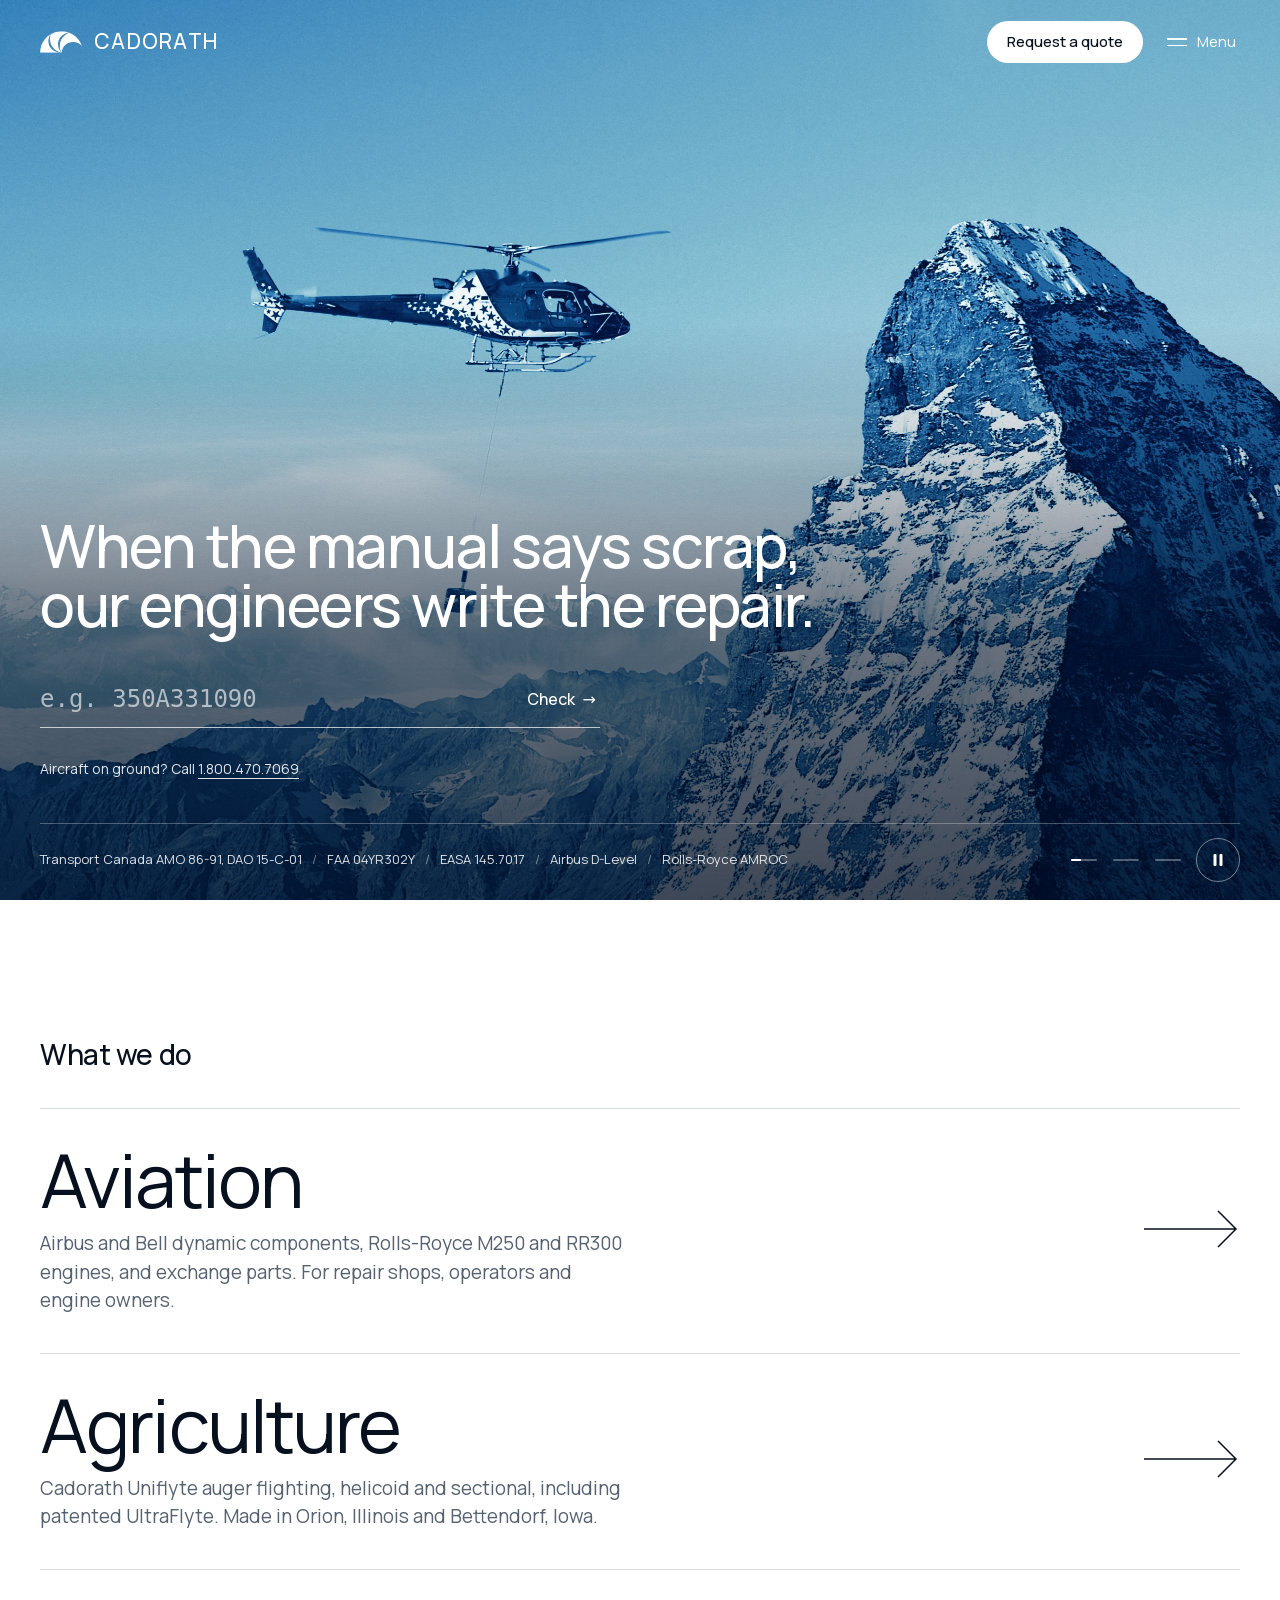
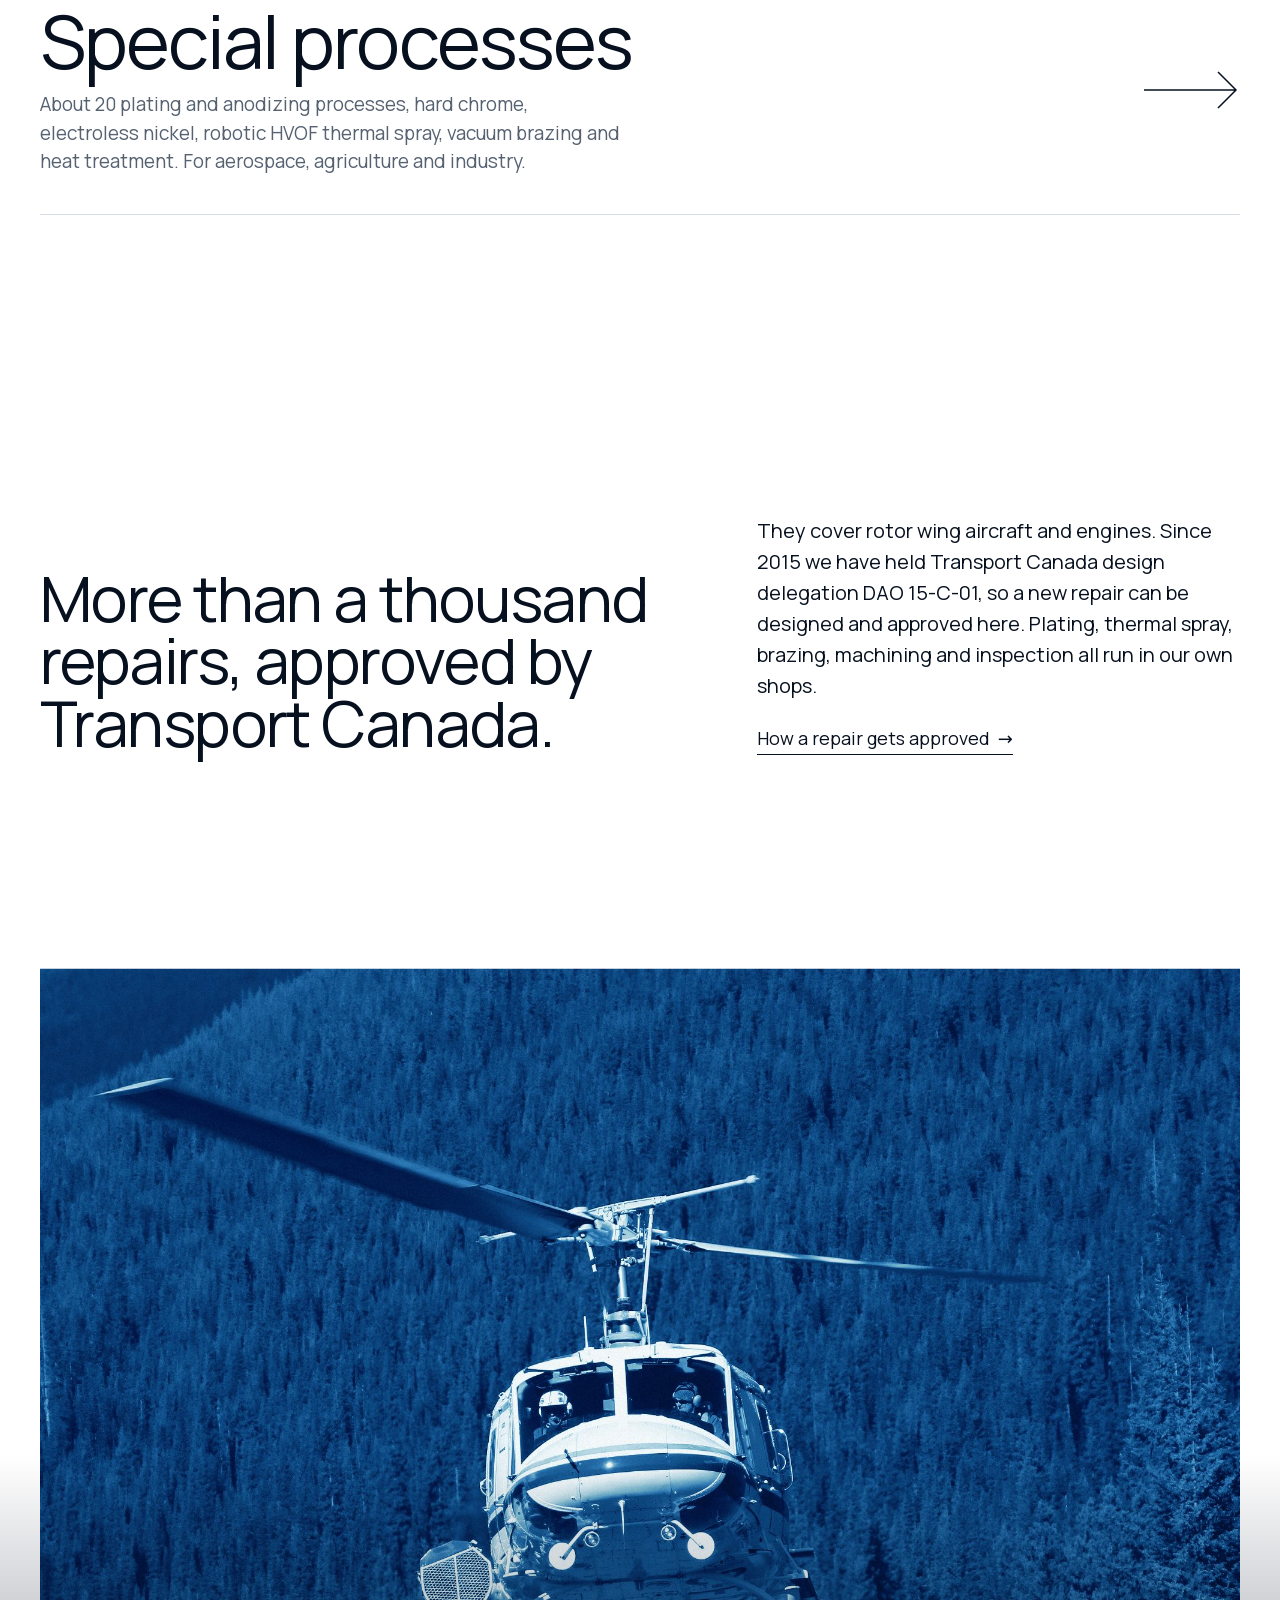
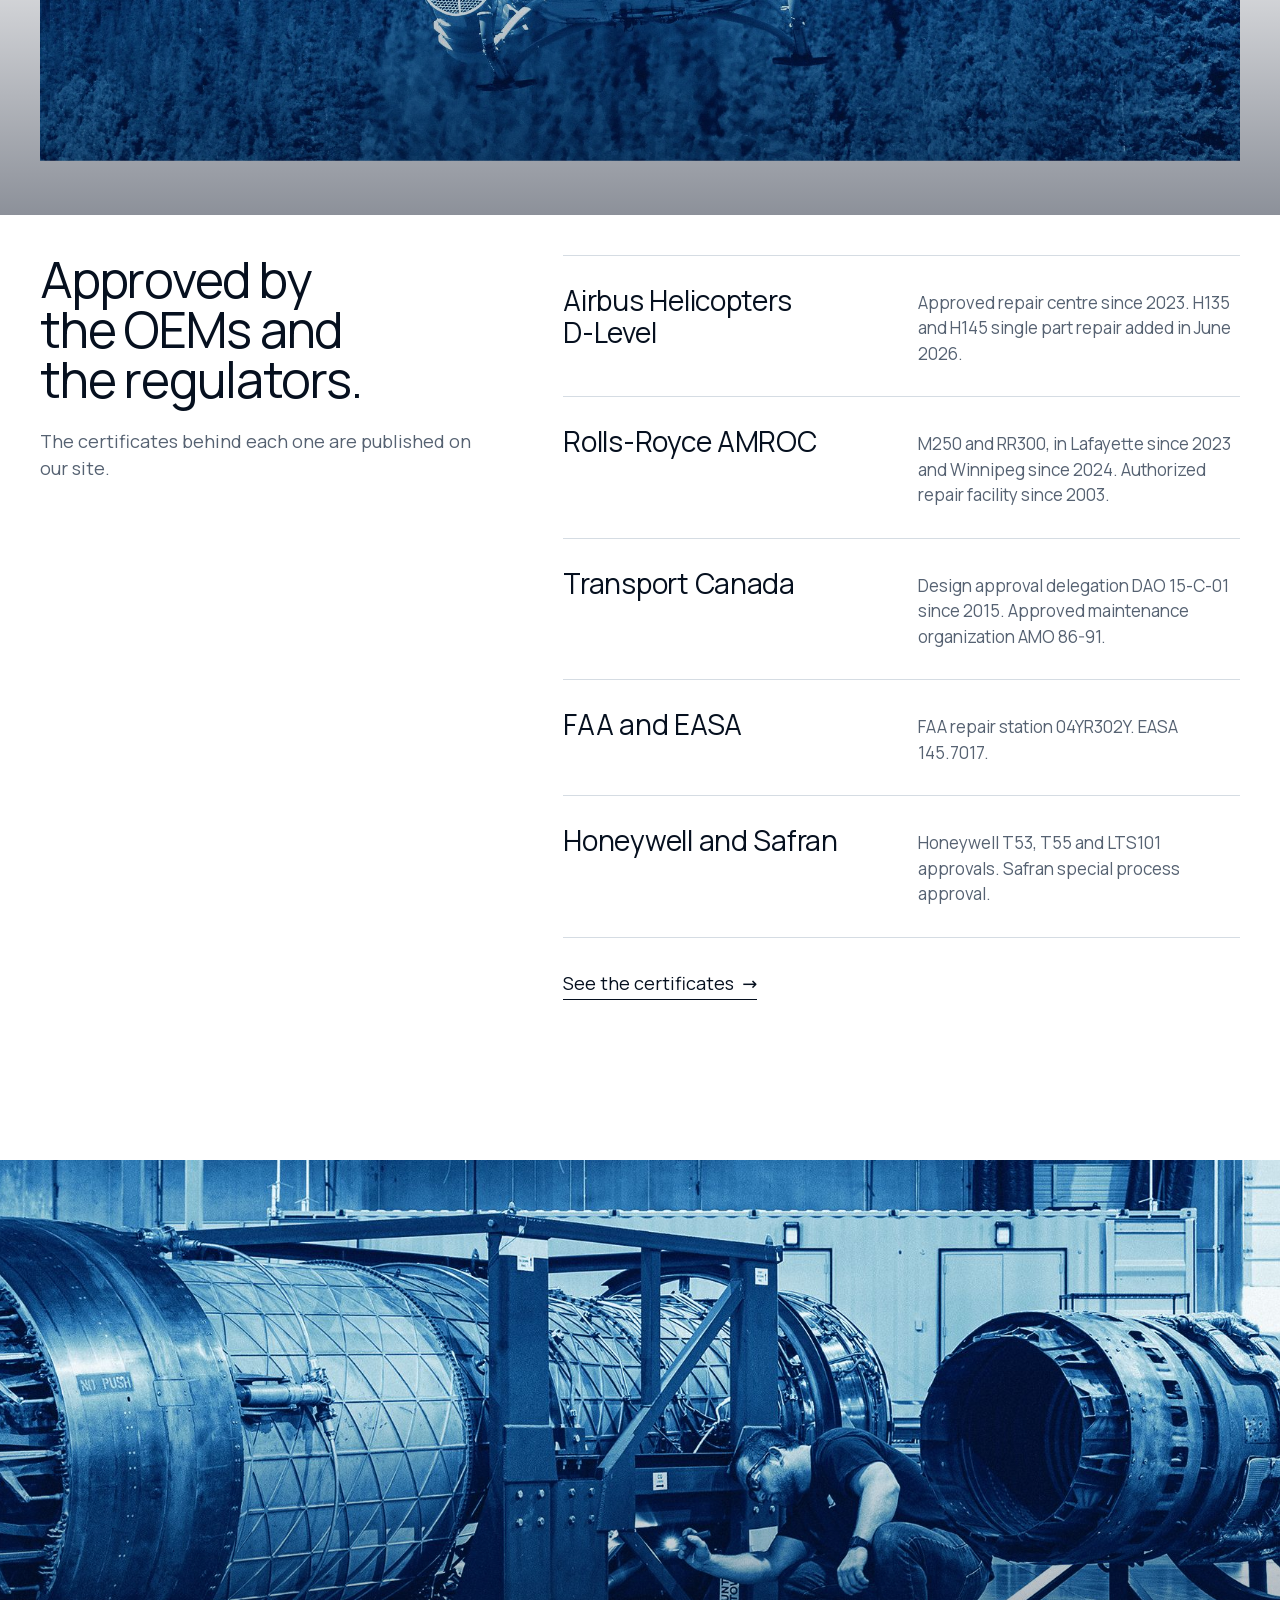
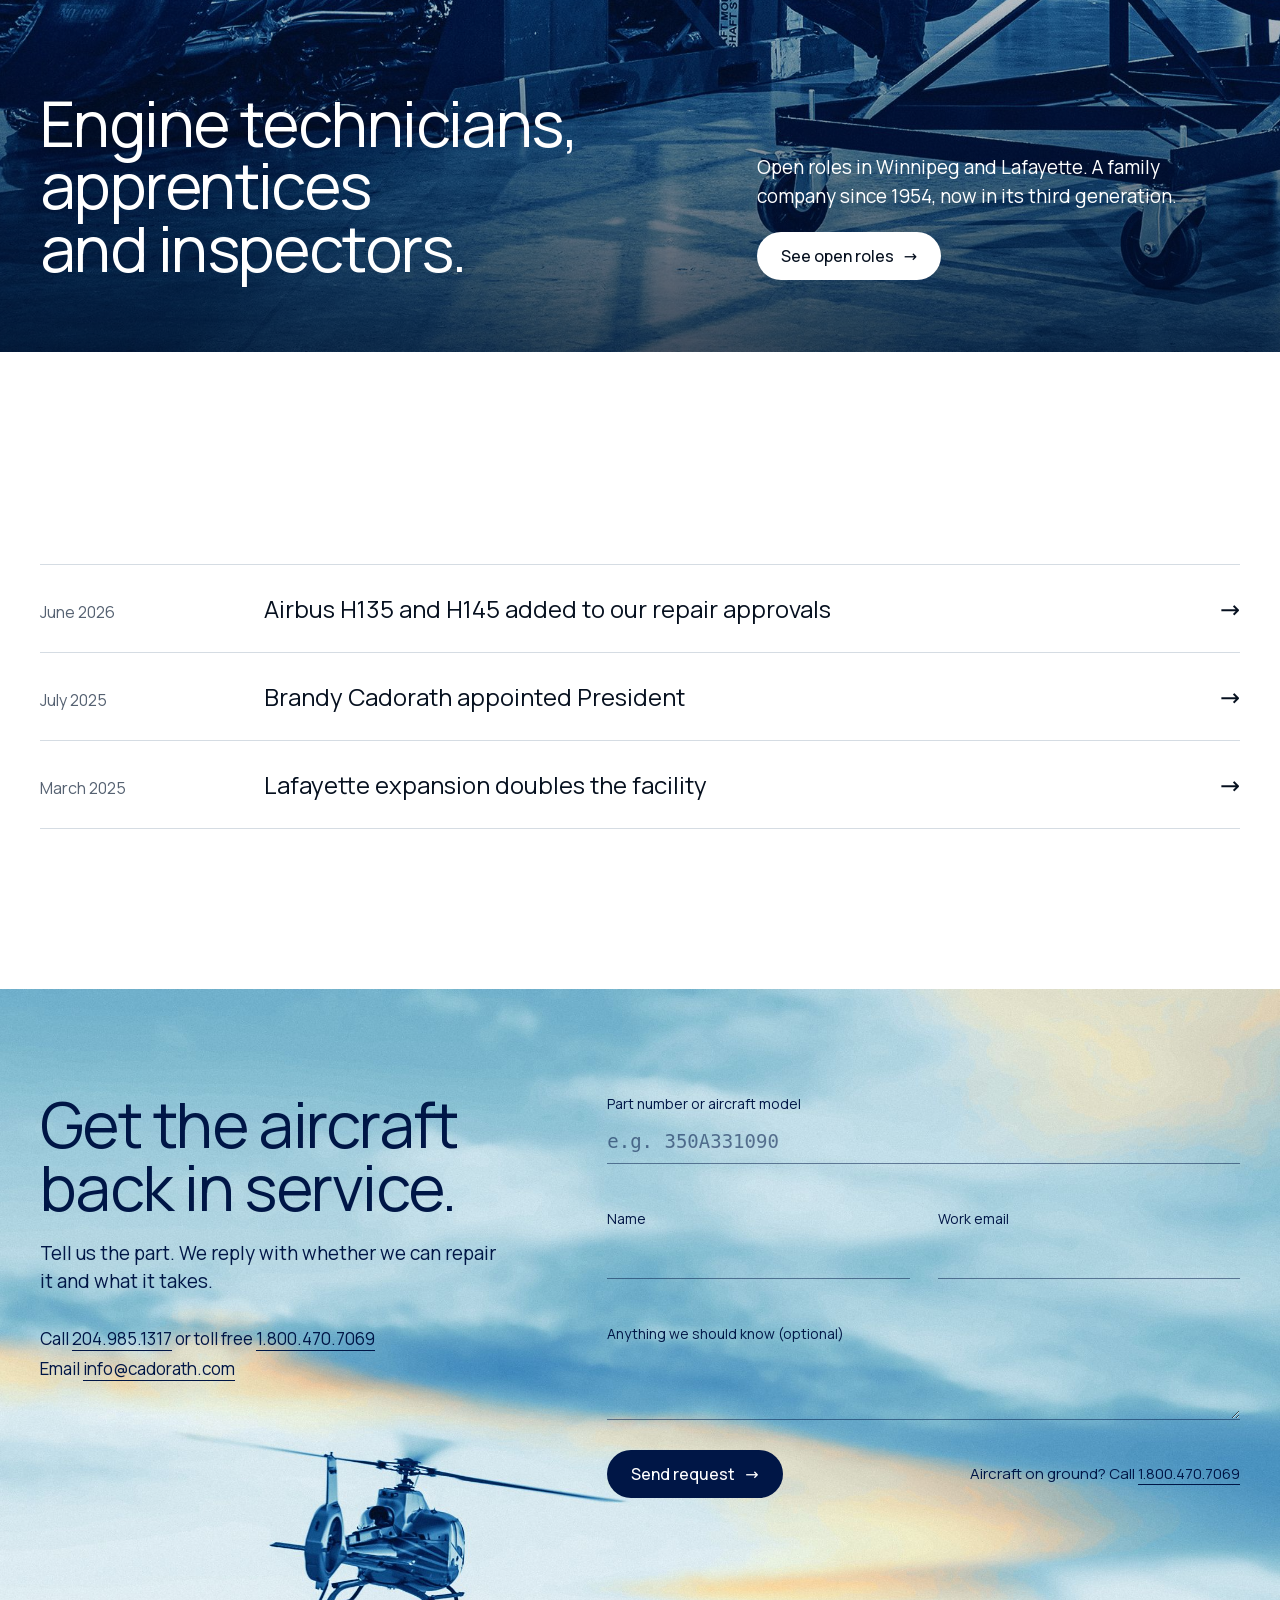
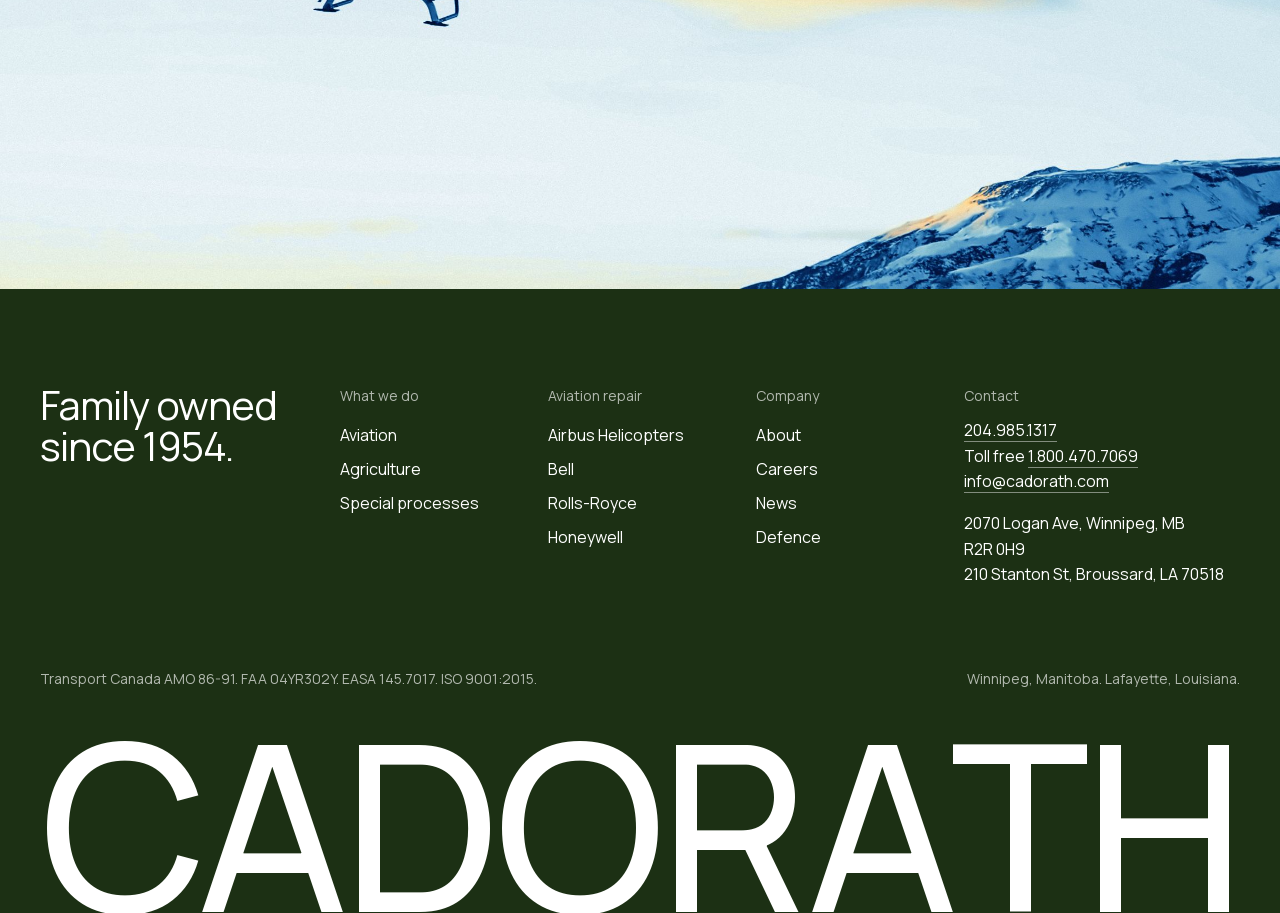
<file: concept-2/index.html>
<!doctype html>
<html lang="en-CA">
<head>
<meta name="robots" content="noindex, nofollow, noarchive">
<meta charset="utf-8">
<meta name="viewport" content="width=device-width, initial-scale=1">
<title>Cadorath: helicopter parts and engines, repaired</title>
<meta name="description" content="Cadorath repairs Airbus and Bell helicopter parts and Rolls-Royce engines in Winnipeg and Lafayette. Airbus Helicopters D-Level, Rolls-Royce AMROC, Transport Canada DAO 15-C-01.">
<link rel="preload" href="img/hero-as350-longline.jpg" as="image">
<style>
/* SF Pro and SF Mono are referenced from the viewer's system only (Apple licence: never redistributed).
   Manrope (OFL) is the self-hosted fallback for everyone else. */
@font-face{font-family:"CD";src:local("SF Pro Display Regular"),local("SFProDisplay-Regular");font-weight:400}
@font-face{font-family:"CD";src:local("SF Pro Display Medium"),local("SFProDisplay-Medium");font-weight:500}
@font-face{font-family:"CT";src:local("SF Pro Text Regular"),local("SFProText-Regular"),local("SF Pro Text");font-weight:400}
@font-face{font-family:"CT";src:local("SF Pro Text Medium"),local("SFProText-Medium");font-weight:500}
@font-face{font-family:"CM";src:local("SF Mono Regular"),local("SFMono-Regular");font-weight:400}
@font-face{font-family:"Manrope";src:url(fonts/Manrope-latin.woff2) format("woff2");font-weight:200 800;font-display:swap}

:root{
  --navy:#001646;      /* logo crescent, deep */
  --cobalt:#0D4A84;    /* grade midtone */
  --sky:#6CB1C8;       /* logo crescent, light */
  --moss:#1C3014;      /* footer field, from the logo green #3E5F21 */
  --ink:#06101F;
  --mute:#566272;
  --rule:#D5DCE3;
  --white:#fff;
  --err:#B42318;
  --m:40px;
  --fd:"CD","SF Pro Display",-apple-system,"Manrope",system-ui,sans-serif;
  --ft:"CT","SF Pro Text",-apple-system,"Manrope",system-ui,sans-serif;
  --fm:"CM","SF Mono",ui-monospace,Menlo,Consolas,"DejaVu Sans Mono",monospace;   /* part numbers: unambiguous 0/O and 1/l */
  --ease:cubic-bezier(.2,.7,.2,1);
}
*{box-sizing:border-box;margin:0;padding:0}
html{-webkit-text-size-adjust:100%;text-size-adjust:100%;scroll-behavior:smooth}
body{font-family:var(--ft);font-weight:400;color:var(--ink);background:var(--white);font-size:18px;line-height:1.5;-webkit-font-smoothing:antialiased}
body.locked{overflow:hidden}
img{display:block;max-width:100%}
a{color:inherit;text-decoration:none}
button,input,textarea{font:inherit;color:inherit}
button{background:none;border:0;cursor:pointer}
[hidden]{display:none!important}
:focus-visible{outline:2px solid var(--sky);outline-offset:3px;border-radius:4px}
.skip{position:absolute;left:-9999px;top:8px;background:var(--white);color:var(--ink);padding:10px 16px;z-index:200;border-radius:40px}
.skip:focus{left:8px}
/* display: Medium for the H1, Regular for large statements (Chip: no heavy bold) */
.d{font-family:var(--fd);font-weight:400;letter-spacing:-0.025em;line-height:1}
.d5{font-weight:500}
.pn{font-family:var(--fm);font-variant-numeric:slashed-zero;letter-spacing:0}
.sr{position:absolute;width:1px;height:1px;overflow:hidden;clip:rect(0 0 0 0);white-space:nowrap}
.nw{white-space:nowrap}
br.dk{display:inline}

/* one button shape for the whole site */
.pill{display:inline-flex;align-items:center;justify-content:center;gap:10px;height:48px;padding:0 24px;border-radius:40px;font-size:16px;font-weight:500;background:var(--white);color:var(--ink);transition:background .25s,color .25s,transform .25s var(--ease);white-space:nowrap}
.pill:hover{background:var(--navy);color:var(--white)}
.pill:active{transform:scale(.97)}
.pill--dark{background:var(--navy);color:var(--white)}
.pill--dark:hover{background:var(--cobalt)}
.arrow{display:inline-block;transition:transform .3s var(--ease)}
a:hover .arrow,button:hover .arrow{transform:translateX(4px)}
.link{display:inline-flex;width:max-content;gap:8px;font-size:18px;border-bottom:1px solid currentColor;padding-bottom:2px;transition:color .2s,opacity .2s}
.link:hover{color:var(--cobalt)}
.on-img .link:hover{color:var(--white);opacity:.75}
a[href^="tel:"],a[href^="mailto:"]{border-bottom:1px solid currentColor}

/* ---------- header (never hides) ---------- */
.nav{position:absolute;inset:0 0 auto 0;z-index:20;display:flex;justify-content:space-between;align-items:center;padding:20px var(--m);color:var(--white)}
.brand{display:flex;align-items:center;gap:12px}
.brand svg{width:42px;height:22px}
.brand b{font-family:var(--fd);font-weight:500;font-size:21px;letter-spacing:.06em}
.nav-r{display:flex;align-items:center;gap:20px}
.nav .pill{height:42px;font-size:15px;padding:0 20px}
.menu-btn{font-size:15px;display:inline-flex;align-items:center;gap:10px;min-height:44px;padding:0 4px}
.menu-btn i{display:grid;gap:5px}
.menu-btn i::before,.menu-btn i::after{content:"";display:block;width:20px;height:1.5px;background:currentColor}

/* ---------- menu overlay ---------- */
.overlay{position:fixed;inset:0;z-index:100;background:var(--navy);color:var(--white);display:grid;grid-template-rows:auto 1fr auto;padding:20px var(--m) 40px;opacity:0;visibility:hidden;transition:opacity .35s ease,visibility 0s .35s;overflow-y:auto}
.overlay.open{opacity:1;visibility:visible;transition:opacity .35s ease}
.ov-top{display:flex;justify-content:space-between;align-items:center}
.ov-body{display:grid;grid-template-columns:7fr 5fr;gap:var(--m);align-items:end;padding:56px 0 32px}
.ov-links{list-style:none}
.ov-links a{display:inline-flex;font-family:var(--fd);font-weight:400;letter-spacing:-0.025em;line-height:1.1;font-size:clamp(40px,5.4vw,80px);opacity:.9;transform:translateY(16px);transition:opacity .3s,transform .5s var(--ease),color .2s}
.overlay.open .ov-links a{transform:none}
.ov-links li:nth-child(2) a{transition-delay:.03s}.ov-links li:nth-child(3) a{transition-delay:.06s}.ov-links li:nth-child(4) a{transition-delay:.09s}.ov-links li:nth-child(5) a{transition-delay:.12s}.ov-links li:nth-child(6) a{transition-delay:.15s}
.ov-links a:hover,.ov-links a:focus-visible{opacity:1;color:var(--sky)}
.ov-side{font-size:16px;line-height:1.6;display:grid;gap:26px;padding-bottom:12px}
.ov-side h2{font-size:14px;font-weight:400;opacity:.62;margin-bottom:4px}
.ov-side a{border-bottom:1px solid rgba(255,255,255,.4)}
.ov-side a:hover{border-color:#fff}
.ov-foot{font-size:14px;opacity:.62}

/* ---------- hero ---------- */
.hero{position:relative;min-height:100svh;display:flex;flex-direction:column;justify-content:flex-end;overflow:hidden;background:var(--navy);color:var(--white);padding:120px var(--m) 0}
.slides{position:absolute;inset:0;touch-action:pan-y}
.slide{position:absolute;inset:0;opacity:0;transition:opacity 1.4s ease}
.slide.on{opacity:1}
.slide img{width:100%;height:100%;object-fit:cover;transform:scale(1.05);transition:transform 9s linear}
.slide.on img{transform:scale(1)}
.dim{position:absolute;inset:0;z-index:1;background:radial-gradient(120% 90% at 85% 95%,rgba(0,10,30,.62),rgba(0,10,30,.25) 60%,rgba(0,10,30,.1));opacity:0;transition:opacity .5s ease;pointer-events:none}
.hero.asked .dim{opacity:1}
.slides::after{z-index:1;content:"";position:absolute;inset:0;background:linear-gradient(0deg,rgba(0,10,30,.74) 0,rgba(0,10,30,.56) 30%,rgba(0,10,30,.16) 50%,rgba(0,10,30,0) 64%);pointer-events:none}
.hero-main{position:relative;z-index:3;display:grid;grid-template-columns:minmax(0,7fr) minmax(0,5fr);gap:28px var(--m);align-items:end}
.hero h1{grid-column:1 / -1;font-size:clamp(36px,4.6vw,66px);text-wrap:balance}

/* the part-number check: type on the image, no card */
.check{margin-top:8px;max-width:560px}
.check label{display:block;font-size:14px;opacity:.85;margin-bottom:6px}
.field{display:flex;align-items:center;gap:16px;border-bottom:1.5px solid rgba(255,255,255,.7);transition:border-color .2s}
.field:focus-within{border-color:#fff}
.field.bad{border-color:#FFB4AB}
.field input{flex:1;min-width:0;height:56px;border:0;background:none;outline:none;color:#fff;font-size:24px}
.field input::placeholder{color:rgba(255,255,255,.62)}
.field button{font-size:16px;font-weight:500;display:inline-flex;gap:8px;align-items:center;min-height:44px;padding:0 4px;white-space:nowrap}
.check .msg{font-size:14px;min-height:22px;margin-top:8px;color:#FFD2CC;font-weight:500}
.check .aog{font-size:14px;opacity:.88}
.check .aog a{white-space:nowrap}

.result{position:absolute;right:0;bottom:0;width:calc((100% - var(--m)) * 5 / 12);max-width:480px;padding-bottom:6px;opacity:0;transform:translateY(12px);transition:opacity .45s ease,transform .45s var(--ease)}
.result.show{opacity:1;transform:none}
.result .tag{font-size:13px;opacity:.75;margin-bottom:12px}
.result .read{font-size:14px;opacity:.8;margin-bottom:10px}
.result h2{font-family:var(--fd);font-weight:500;letter-spacing:-0.02em;font-size:32px;line-height:1.08}
.result p{font-size:17px;margin-top:10px;opacity:.92}
.result .acts{display:flex;gap:24px;align-items:center;flex-wrap:wrap;margin-top:20px}

.hero-foot{position:relative;z-index:3;display:flex;justify-content:space-between;align-items:center;gap:24px;margin-top:44px;padding:14px 0 18px;border-top:1px solid rgba(255,255,255,.28);font-size:13px}
.strip{opacity:.86;line-height:1.5}
.strip span{white-space:nowrap}
.strip span+span::before{content:"/";opacity:.5;margin:0 10px}
.ctl{display:flex;align-items:center;gap:2px;flex:none}
.tick{width:40px;height:44px;display:grid;place-items:center}
.tick span{display:block;width:26px;height:2px;background:rgba(255,255,255,.32);position:relative;overflow:hidden;border-radius:2px}
.tick span b{position:absolute;inset:0;background:#fff;transform-origin:left;transform:scaleX(0)}
.tick:hover span{background:rgba(255,255,255,.6)}
.pause{width:44px;height:44px;display:grid;place-items:center;border-radius:50%;margin-left:6px;border:1px solid rgba(255,255,255,.45);transition:background .2s,border-color .2s}
.pause:hover{background:rgba(255,255,255,.14);border-color:#fff}
.pause svg{width:12px;height:12px;fill:#fff}
.pause .pl{display:none}.pause.paused .pl{display:block}.pause.paused .pa{display:none}

/* ---------- statement (60/40) ---------- */
.statement{display:grid;grid-template-columns:7fr 5fr;gap:var(--m);align-items:end;padding:160px var(--m)}
.statement h2{font-size:clamp(40px,4.9vw,72px);text-wrap:balance}
.statement p{font-size:20px;line-height:1.55;max-width:30em}
.statement .link{margin-top:24px}

/* ---------- film band ---------- */
.band{position:relative;height:100vh;min-height:640px;overflow:hidden}
.band-frame{position:absolute;inset:0;clip-path:inset(var(--iy,6%) var(--ix,40px) var(--iy,6%) var(--ix,40px))}
.band-frame img{width:100%;height:100%;object-fit:cover;object-position:50% 40%;transform:scale(var(--s,1.08))}
.band::after{content:"";position:absolute;inset:0;background:linear-gradient(0deg,rgba(0,10,30,.45) 0,rgba(0,10,30,0) 40%);pointer-events:none}
.band-copy{position:absolute;z-index:2;left:var(--m);right:var(--m);bottom:72px;display:flex;justify-content:space-between;align-items:flex-end;gap:32px;color:var(--white);opacity:var(--o,0);transform:translateY(calc((1 - var(--o,0)) * 24px))}
.band h2{font-size:clamp(40px,5.6vw,84px)}
.band p{font-size:14px;opacity:.9;padding-bottom:10px}

/* ---------- audience rows (Oath) ---------- */
.rows{padding:140px var(--m) 140px}
.rows h2{font-size:28px;font-weight:500;margin-bottom:40px;letter-spacing:-0.015em}
.row{position:relative;display:grid;grid-template-columns:minmax(0,1fr) auto;align-items:center;gap:40px;border-top:1px solid var(--rule);padding:34px 0 38px}
.row-img{position:absolute;z-index:2;right:150px;top:50%;width:min(380px,30vw);aspect-ratio:4/3;overflow:hidden;pointer-events:none;clip-path:inset(50% 0 50% 0);transform:translateY(-50%);transition:clip-path .55s var(--ease)}
.row-img img{width:100%;height:100%;object-fit:cover;transform:scale(1.12);transition:transform .9s var(--ease)}
.row:hover .row-img,.row:focus-visible .row-img{clip-path:inset(0 0 0 0)}
.row:hover .row-img img,.row:focus-visible .row-img img{transform:scale(1)}
.row > div{position:relative;z-index:3;max-width:calc(100% - 420px)}
.row:last-child{border-bottom:1px solid var(--rule)}
.row h3{font-size:clamp(44px,5.8vw,84px);transition:color .3s,transform .5s var(--ease)}
.row p{font-size:19px;color:var(--mute);margin-top:12px;max-width:31em;transition:color .3s}
.row svg{width:96px;height:40px;transition:transform .5s var(--ease)}
.row:hover h3,.row:focus-visible h3{color:var(--cobalt);transform:translateX(12px)}
.row:hover p{color:var(--ink)}
.row:hover svg,.row:focus-visible svg{transform:translateX(12px)}
.row:focus-visible{outline-offset:-2px}

/* ---------- approvals: hairline list ---------- */
.approvals{display:grid;grid-template-columns:5fr 7fr;gap:var(--m);padding:40px var(--m) 160px}
.ap-head{position:sticky;top:96px;align-self:start}   /* heading and lede travel together: no collision */
.approvals h2{font-size:clamp(36px,3.9vw,56px);text-wrap:balance}
.approvals .lede{font-size:18px;color:var(--mute);margin-top:24px;max-width:24em}
.ap-list{list-style:none;border-top:1px solid var(--rule)}
.ap-list li{display:grid;grid-template-columns:minmax(0,1fr) minmax(0,1fr);gap:32px;padding:28px 0 30px;border-bottom:1px solid var(--rule)}
.ap-list strong{font-weight:400;font-size:clamp(24px,2.2vw,32px);line-height:1.15;letter-spacing:-0.01em;font-family:var(--fd)}
.ap-list li > span{font-size:17px;color:var(--mute);padding-top:6px}
.approvals .link{margin-top:32px}

/* ---------- careers band ---------- */
.careers{position:relative;height:88vh;min-height:620px;overflow:hidden;color:var(--white);background:var(--navy)}
.careers img{width:100%;height:100%;object-fit:cover}
.careers::after{content:"";position:absolute;inset:0;background:linear-gradient(0deg,rgba(0,10,30,.7) 0,rgba(0,10,30,.25) 45%,rgba(0,10,30,0) 70%);pointer-events:none}
.careers .c{position:absolute;z-index:2;left:var(--m);right:var(--m);bottom:72px;display:grid;grid-template-columns:7fr 5fr;gap:var(--m);align-items:end}
.careers h2{font-size:clamp(40px,4.9vw,72px);text-wrap:balance}
.careers p{font-size:19px;line-height:1.55;margin-bottom:20px}

/* ---------- news ---------- */
.news{padding:160px var(--m)}
.news h2{font-size:28px;font-weight:500;margin-bottom:24px;letter-spacing:-0.015em}
.news a{display:grid;grid-template-columns:200px 1fr auto;gap:24px;align-items:baseline;padding:28px 0;border-top:1px solid var(--rule);font-size:24px;line-height:1.3}
.news a:last-child{border-bottom:1px solid var(--rule)}
.news time{font-size:16px;color:var(--mute)}
.news a:hover .t{color:var(--cobalt)}

/* ---------- quote: a form set on the dusk sky ---------- */
.quote{position:relative;min-height:100vh;overflow:hidden;color:var(--navy);background:#BCD6E2}
.quote>img{position:absolute;inset:0;width:100%;height:100%;object-fit:cover;object-position:50% 70%}
.quote .c{position:relative;z-index:2;display:grid;grid-template-columns:5fr 6fr;gap:var(--m);padding:104px var(--m) 120px;align-items:start}
.quote h2{font-size:clamp(40px,4.9vw,72px);text-wrap:balance}
.quote .sub{font-size:19px;margin-top:20px;max-width:24em}
.quote .contact{font-size:17px;margin-top:28px;line-height:1.8}
.qf{display:grid;grid-template-columns:1fr 1fr;gap:22px 28px;max-width:640px}
.qf .full{grid-column:1 / -1}
.qf label{display:grid;gap:4px;font-size:14px}
.qf input,.qf textarea{border:0;border-bottom:1.5px solid rgba(0,22,70,.5);background:none;height:46px;font-size:19px;outline:none;color:var(--navy);transition:border-color .2s;border-radius:0}
.qf textarea{height:72px;resize:vertical;padding-top:10px}
.qf input:focus,.qf textarea:focus{border-color:var(--navy)}
.qf input[aria-invalid=true]{border-color:var(--err)}
.qf input::placeholder{color:rgba(0,22,70,.55)}
.qf .e{color:var(--err);font-size:13px;min-height:18px;font-weight:500}
.qf .row2{grid-column:1 / -1;display:flex;align-items:center;justify-content:space-between;gap:20px;flex-wrap:wrap;margin-top:8px}
.qf .aog{font-size:15px}
.done{max-width:640px}
.done h3{font-family:var(--fd);font-weight:500;font-size:36px;letter-spacing:-0.02em;line-height:1.08}
.done p{font-size:18px;margin-top:14px;line-height:1.6}

/* ---------- footer ---------- */
footer{background:var(--moss);color:var(--white);padding:96px var(--m) 0;overflow:hidden}
.f-top{display:grid;grid-template-columns:3fr 2fr 2fr 2fr 3fr;gap:24px}
.f-top .sign{font-family:var(--fd);font-weight:400;font-size:40px;letter-spacing:-0.025em;line-height:1.02}
.f-top h3{font-size:14px;font-weight:400;opacity:.66;margin-bottom:12px}
.f-top ul{list-style:none;font-size:16px}
.f-top li a{display:inline-block;padding:5px 0;transition:opacity .2s}
.f-top li a:hover{opacity:.7;text-decoration:underline;text-underline-offset:4px}
.f-top address{font-style:normal;font-size:16px;line-height:1.6}
.f-top address + address{margin-top:16px}
.f-top a[href^="tel:"],.f-top a[href^="mailto:"]{border-color:rgba(255,255,255,.45)}
.f-small{display:flex;justify-content:space-between;gap:24px;margin-top:80px;font-size:14px;opacity:.66}
.wordmark{font-family:var(--fd);font-weight:500;letter-spacing:-0.02em;line-height:1;white-space:nowrap;font-size:17.5vw;margin:calc(56px - .16em) 0 0;padding-bottom:.04em;user-select:none;width:max-content}
.wordmark .in{display:block;margin-bottom:-.15em}
.wordmark .kr{margin-right:.02em}   /* R-A pair, opened by hand */
.wordmark .ka{margin-right:-.01em}  /* A-T pair, closed by hand */

/* ---------- reveal ---------- */
.rv{opacity:0;transform:translateY(28px);transition:opacity 1s ease,transform 1s var(--ease)}
.rv.in{opacity:1;transform:none}

/* ---------- responsive ---------- */
@media (max-width:1100px){
  .hero-main,.statement,.approvals,.careers .c,.quote .c{grid-template-columns:1fr}
  .result{position:static;width:auto;max-width:560px}
  .ap-head{position:static}
  .ov-body{grid-template-columns:1fr}
  .hero-foot{flex-direction:column;align-items:flex-start}
}
@media (max-width:760px){
  :root{--m:20px}
  br.dk{display:none}
  .nav{padding:12px var(--m)}
  .brand svg{width:34px;height:18px}.brand b{font-size:17px}
  .nav-r{gap:12px}
  .nav .pill{height:38px;padding:0 14px;font-size:14px}
  .menu-btn{font-size:0;gap:0;width:44px;justify-content:center}
  .menu-btn i::before,.menu-btn i::after{width:22px}
  .overlay .menu-btn{font-size:15px;width:auto}
  .overlay{padding:12px var(--m) 28px}
  .ov-body{padding:40px 0 24px;align-items:start}
  .ov-links a{font-size:42px}
  .hero{padding-top:44svh;justify-content:flex-start}
  .slides{height:100svh;bottom:auto}
  .hero .slide img{object-position:32% 0}
  .hero h1{font-size:34px;line-height:1.04}
  .check{margin-top:24px}
  .field input{font-size:20px;height:52px}
  .result{margin-top:4px}
  .result h2{font-size:26px}
  .hero-foot{margin-top:28px;gap:6px;padding-bottom:10px}
  .strip{font-size:12px}
  .strip span{white-space:normal}
  .statement{padding:104px var(--m) 96px;gap:28px}
  .statement h2{font-size:38px}
  .statement p{font-size:18px}
  .band{height:78vh;min-height:520px}
  .band-copy{flex-direction:column;align-items:flex-start;gap:8px;top:40px;bottom:auto}
  .band::after{background:linear-gradient(180deg,rgba(0,10,30,.5) 0,rgba(0,10,30,0) 40%)}
  .band h2{font-size:40px}
  .rows{padding:104px var(--m) 96px}
  .rows h2{font-size:24px;margin-bottom:24px}
  .row{gap:16px;padding:0 0 28px;grid-template-columns:minmax(0,1fr) auto}
  .row-img{position:static;grid-column:1 / -1;order:-1;width:auto;margin:0 calc(-1 * var(--m)) 18px;aspect-ratio:16/9;clip-path:none;transform:none}
  .row-img img{transform:none}
  .row > div{max-width:none}
  .row:first-of-type{border-top:0}
  .row h3{font-size:42px}
  .row p{font-size:17px;margin-top:10px}
  .row svg{width:44px;height:20px}
  .approvals{padding:80px var(--m) 104px;gap:32px}
  .approvals h2{font-size:36px}
  .ap-list li{grid-template-columns:1fr;gap:6px;padding:20px 0 22px}
  .ap-list strong{font-size:24px}
  .ap-list li > span{font-size:16px;padding:0}
  .careers{height:auto;min-height:0}
  .careers img{height:62vh;min-height:420px;object-position:46% 50%}
  .careers::after{display:none}
  .careers .c{position:static;padding:32px var(--m) 48px;gap:16px}
  .careers h2{font-size:36px}
  .careers p{font-size:17px}
  .news{padding:104px var(--m)}
  .news h2{font-size:24px}
  .news a{grid-template-columns:1fr auto;font-size:19px;padding:20px 0}
  .news time{grid-column:1 / -1}
  .quote{min-height:0;background:var(--navy);color:var(--white)}
  .quote>img{position:static;height:280px;object-position:30% 70%}
  .quote .c{padding:40px var(--m) 64px;gap:36px}
  .quote h2{font-size:38px}
  .quote .sub{font-size:17px}
  .qf{grid-template-columns:1fr;gap:18px}
  .qf input,.qf textarea{color:#fff;border-color:rgba(255,255,255,.55)}
  .qf input:focus,.qf textarea:focus{border-color:#fff}
  .qf input::placeholder{color:rgba(255,255,255,.55)}
  .qf .e{color:#FFD2CC}
  .quote .pill--dark{background:#fff;color:var(--ink)}
  footer{padding-top:72px}
  .f-top{grid-template-columns:1fr 1fr;row-gap:40px}
  .f-top .sign{grid-column:1 / -1;font-size:34px}
  .f-top .visit{grid-column:1 / -1}
  .f-small{flex-direction:column;margin-top:56px;gap:6px}
}
@media (prefers-reduced-motion:reduce){
  html{scroll-behavior:auto}
  *,*::before,*::after{transition-duration:.01ms!important;animation:none!important;transition-delay:0s!important}
  .slide img{transform:none}
  .rv{opacity:1;transform:none}
  .band-frame{clip-path:none}.band-frame img{transform:none}.band-copy{opacity:1;transform:none}
}
</style>
</head>
<body>
<a class="skip" href="#main">Skip to content</a>

<svg width="0" height="0" style="position:absolute" aria-hidden="true">
  <symbol id="mark" viewBox="0 0 248.3 127.4"><path d="M247.601,87.784C235.85,51.636 208.251,22.642 172.993,9.006C140.522,20.048 117.152,50.772 117.152,86.976C117.152,101.446 120.897,115.038 127.453,126.857C130.659,91.84 160.095,64.408 195.95,64.408C216.537,64.408 234.993,73.458 247.601,87.784Z"/><path d="M171.874,8.581C136.294,-4.788 96.412,-1.307 63.758,17.743C52.13,50.006 61.562,87.438 89.855,110.024C101.169,119.056 114.126,124.607 127.451,126.859C102.086,102.503 99.013,62.384 121.38,34.366C134.222,18.277 152.813,9.498 171.874,8.581Z"/><path d="M51.379,73.898C46.866,53.816 51.553,33.82 62.729,18.351C25.827,40.406 1.119,80.751 1.119,126.866L127.453,126.858C88.399,126.858 58.896,107.348 51.379,73.898Z"/></symbol>
  <symbol id="long-arrow" viewBox="0 0 96 40"><path d="M0 20h92M74 2l18 18-18 18" fill="none" stroke="currentColor" stroke-width="1.5"/></symbol>
</svg>

<header class="nav">
  <a class="brand" href="./" aria-label="Cadorath home"><svg viewBox="0 0 248.3 127.4" fill="currentColor" aria-hidden="true"><use href="#mark"/></svg><b>CADORATH</b></a>
  <div class="nav-r">
    <a class="pill" href="#quote" data-quote>Request a quote</a>
    <button class="menu-btn" aria-expanded="false" aria-controls="menu" aria-label="Menu"><i aria-hidden="true"></i>Menu</button>
  </div>
</header>

<div class="overlay" id="menu" role="dialog" aria-modal="true" aria-label="Site menu">
  <div class="ov-top">
    <a class="brand" href="./" aria-label="Cadorath home"><svg viewBox="0 0 248.3 127.4" fill="currentColor" aria-hidden="true"><use href="#mark"/></svg><b>CADORATH</b></a>
    <button class="menu-btn" data-close>Close</button>
  </div>
  <div class="ov-body">
    <ul class="ov-links">
      <li><a href="#aviation" data-close>Aviation</a></li>
      <li><a href="stub.html?p=uniflyte">Agriculture</a></li>
      <li><a href="stub.html?p=processes">Special processes</a></li>
      <li><a href="#approvals" data-close>Approvals</a></li>
      <li><a href="#careers" data-close>Careers</a></li>
      <li><a href="#quote" data-close data-quote>Request a quote</a></li>
    </ul>
    <div class="ov-side">
      <div><h2>Call</h2><a href="tel:+12049851317">204.985.1317</a>, toll free <a href="tel:+18004707069">1.800.470.7069</a></div>
      <div><h2>Email</h2><a href="mailto:info@cadorath.com">info@cadorath.com</a></div>
      <div><h2>Aircraft on ground?</h2>Call <a href="tel:+18004707069">1.800.470.7069</a></div>
      <div><h2>Winnipeg</h2>2070 Logan Ave, Winnipeg, MB <span class="nw">R2R 0H9</span></div>
      <div><h2>Lafayette</h2>210 Stanton St, Broussard, LA 70518</div>
      <div><h2>More</h2><a href="stub.html?p=engines">Engines</a>, <a href="stub.html?p=about">About</a>, <a href="stub.html?p=news">News</a>, <a href="stub.html?p=defence">Defence</a></div>
    </div>
  </div>
  <p class="ov-foot">Transport Canada AMO 86-91. FAA 04YR302Y. EASA 145.7017.</p>
</div>

<main id="main">

<section class="hero" aria-label="Find your part">
  <div class="slides" aria-roledescription="carousel" aria-label="Aircraft at work">
    <figure class="slide on" role="group" aria-roledescription="slide" aria-label="1 of 3: Airbus AS350"><img src="img/hero-as350-longline.jpg" alt="An Airbus AS350 carries a load on a long line beside a snow peak." width="2880" height="1799"></figure>
    <figure class="slide" role="group" aria-roledescription="slide" aria-label="2 of 3: Airbus H125"><img src="img/hero-h125-glacier.jpg" alt="An Airbus H125 lifts off a glacier, mountains behind." width="2880" height="1800"></figure>
    <figure class="slide" role="group" aria-roledescription="slide" aria-label="3 of 3: Bell utility helicopter"><img src="img/hero-bell-bucket.jpg" alt="A Bell utility helicopter releases water from a bucket over a hillside." width="2880" height="1800"></figure>
    <div class="dim"></div>
  </div>

  <div class="hero-main">
      <h1 class="d d5">When the manual says scrap,<br class="dk"> our engineers write the repair.</h1>
      <form class="check" id="check" novalidate role="search">
        <label class="sr" for="pn">Check a part number</label>
        <div class="field">
          <input id="pn" name="pn" class="pn" placeholder="e.g. 350A331090" autocomplete="off" autocapitalize="characters" spellcheck="false" maxlength="40" aria-describedby="pn-msg">
          <button type="submit">Check <span class="arrow" aria-hidden="true">→</span></button>
        </div>
        <p class="msg" id="pn-msg" role="alert"></p>
        <p class="aog">Aircraft on ground? Call <a href="tel:+18004707069">1.800.470.7069</a></p>
      </form>
    <div class="result on-img" id="result" aria-live="polite" hidden>
      <p class="tag">Sample data. This mockup checks a few published prefixes and platform names only.</p>
      <p class="read" id="r-read" hidden></p>
      <h2 id="r-h"></h2>
      <p id="r-p"></p>
      <div class="acts">
        <a class="pill" href="#quote" id="r-quote">Request a quote <span class="arrow" aria-hidden="true">→</span></a>
        <button class="link" type="button" id="r-reset">Check another</button>
      </div>
    </div>
  </div>

  <div class="hero-foot">
    <p class="strip"><span>Transport Canada AMO 86-91, DAO 15-C-01</span><span>FAA 04YR302Y</span><span>EASA 145.7017</span><span>Airbus D-Level</span><span>Rolls-Royce AMROC</span></p>
    <div class="ctl" role="group" aria-label="Slideshow controls">
      <button class="tick" aria-label="Show slide 1"><span><b></b></span></button>
      <button class="tick" aria-label="Show slide 2"><span><b></b></span></button>
      <button class="tick" aria-label="Show slide 3"><span><b></b></span></button>
      <button class="pause" aria-label="Pause slideshow"><svg class="pa" viewBox="0 0 12 12" aria-hidden="true"><rect x="1.5" width="3" height="12" rx="1"/><rect x="7.5" width="3" height="12" rx="1"/></svg><svg class="pl" viewBox="0 0 12 12" aria-hidden="true"><path d="M2 0l10 6-10 6z"/></svg></button>
    </div>
  </div>
</section>

<section class="rows" id="what-we-do" aria-labelledby="rows-h">
  <h2 id="rows-h" class="d rv">What we do</h2>
  <a class="row" href="#aviation">
    <div><h3 class="d">Aviation</h3><p>Airbus and Bell dynamic components, Rolls-Royce M250 and RR300 engines, and exchange parts. For repair shops, operators and engine owners.</p></div>
    <figure class="row-img" aria-hidden="true"><img src="img/biz-aviation.jpg" alt="" width="1200" height="900" loading="lazy"></figure>
    <svg aria-hidden="true"><use href="#long-arrow"/></svg>
  </a>
  <a class="row" href="stub.html?p=uniflyte">
    <div><h3 class="d">Agriculture</h3><p>Cadorath Uniflyte auger flighting, helicoid and sectional, including patented UltraFlyte. Made in Orion, Illinois and Bettendorf, Iowa.</p></div>
    <figure class="row-img" aria-hidden="true"><img src="img/biz-agriculture.jpg" alt="" width="1200" height="899" loading="lazy"></figure>
    <svg aria-hidden="true"><use href="#long-arrow"/></svg>
  </a>
  <a class="row" href="stub.html?p=processes">
    <div><h3 class="d">Special processes</h3><p>About 20 plating and anodizing processes, hard chrome, electroless nickel, robotic HVOF thermal spray, vacuum brazing and heat treatment. For aerospace, agriculture and industry.</p></div>
    <figure class="row-img" aria-hidden="true"><img src="img/biz-processes.jpg" alt="" width="800" height="600" loading="lazy"></figure>
    <svg aria-hidden="true"><use href="#long-arrow"/></svg>
  </a>
</section>

<section class="statement" id="aviation" aria-labelledby="st-h">
  <h2 id="st-h" class="d rv">More than a thousand repairs, approved by Transport Canada.</h2>
  <div class="rv">
    <p>They cover rotor wing aircraft and engines. Since 2015 we have held Transport Canada design delegation <span class="nw">DAO 15-C-01</span>, so a new repair can be designed and approved here. Plating, thermal spray, brazing, machining and inspection all run in our own shops.</p>
    <a class="link" href="stub.html?p=engineering">How a repair gets approved <span class="arrow" aria-hidden="true">→</span></a>
  </div>
</section>

<section class="band" aria-labelledby="band-h">
  <div class="band-frame"><img src="img/band-bell412-rockies.jpg" alt="A Bell 412 descends toward a forested mountain slope." width="2880" height="1620" loading="lazy"></div>
  <div class="band-copy">
    <h2 id="band-h" class="d">Back on the aircraft.</h2>
    <p>Bell 412. Transport Canada, FAA and EASA approved repairs.</p>
  </div>
</section>

<section class="approvals" id="approvals" aria-labelledby="ap-h">
  <div class="ap-head">
    <h2 id="ap-h" class="d rv">Approved by the OEMs and the regulators.</h2>
    <p class="lede rv">The certificates behind each one are published on our site.</p>
  </div>
  <div>
    <ol class="ap-list">
      <li class="rv"><strong>Airbus Helicopters <span class="nw">D-Level</span></strong><span>Approved repair centre since 2023. H135 and H145 single part repair added in June 2026.</span></li>
      <li class="rv"><strong>Rolls-Royce AMROC</strong><span>M250 and RR300, in Lafayette since 2023 and Winnipeg since 2024. Authorized repair facility since 2003.</span></li>
      <li class="rv"><strong>Transport Canada</strong><span>Design approval delegation <span class="nw">DAO 15-C-01</span> since 2015. Approved maintenance organization AMO 86-91.</span></li>
      <li class="rv"><strong>FAA and EASA</strong><span>FAA repair station 04YR302Y. EASA 145.7017.</span></li>
      <li class="rv"><strong>Honeywell and Safran</strong><span>Honeywell T53, T55 and LTS101 approvals. Safran special process approval.</span></li>
    </ol>
    <a class="link rv" href="stub.html?p=approvals">See the certificates <span class="arrow" aria-hidden="true">→</span></a>
  </div>
</section>

<section class="careers" id="careers" aria-labelledby="car-h">
  <img src="img/careers-hangar.jpg" alt="A technician crouches between two engines on stands in a hangar." width="1920" height="1080" loading="lazy">
  <div class="c">
    <h2 id="car-h" class="d rv">Engine technicians, apprentices and inspectors.</h2>
    <div class="rv">
      <p>Open roles in Winnipeg and Lafayette. A family company since 1954, now in its third generation.</p>
      <a class="pill" href="stub.html?p=careers">See open roles <span class="arrow" aria-hidden="true">→</span></a>
    </div>
  </div>
</section>

<section class="news" aria-labelledby="news-h">
  <h2 id="news-h" class="d rv">News</h2>
  <a href="stub.html?p=news-h135"><time datetime="2026-06-19">June 2026</time><span class="t">Airbus H135 and H145 added to our repair approvals</span><span class="arrow" aria-hidden="true">→</span></a>
  <a href="stub.html?p=news-president"><time datetime="2025-07-14">July 2025</time><span class="t">Brandy Cadorath appointed President</span><span class="arrow" aria-hidden="true">→</span></a>
  <a href="stub.html?p=news-lafayette"><time datetime="2025-03-12">March 2025</time><span class="t">Lafayette expansion doubles the facility</span><span class="arrow" aria-hidden="true">→</span></a>
</section>

<section class="quote" id="quote" aria-labelledby="q-h">
  <img src="img/closing-dusk.jpg" alt="A light helicopter flies low over snow at dusk." width="2880" height="1620" loading="lazy">
  <div class="c">
    <div>
      <h2 id="q-h" class="d">Get the aircraft back in service.</h2>
      <p class="sub">Tell us the part. We reply with whether we can repair it and what it takes.</p>
      <p class="contact">Call <a href="tel:+12049851317">204.985.1317</a> or toll free <a href="tel:+18004707069">1.800.470.7069</a><br>Email <a href="mailto:info@cadorath.com">info@cadorath.com</a></p>
    </div>
    <div>
      <form class="qf" id="qf" novalidate>
        <label class="full">Part number or aircraft model<input id="qp" name="part" class="pn" placeholder="e.g. 350A331090" autocomplete="off" spellcheck="false" maxlength="40"><span class="e" id="qp-e"></span></label>
        <label>Name<input id="qn" name="name" autocomplete="name"><span class="e" id="qn-e"></span></label>
        <label>Work email<input id="qe" name="email" type="email" autocomplete="email"><span class="e" id="qe-e"></span></label>
        <label class="full">Anything we should know (optional)<textarea id="qm" name="note" rows="2"></textarea></label>
        <div class="row2">
          <button class="pill pill--dark" type="submit">Send request <span class="arrow" aria-hidden="true">→</span></button>
          <p class="aog">Aircraft on ground? Call <a href="tel:+18004707069">1.800.470.7069</a></p>
        </div>
      </form>
      <div class="done" id="done" role="status" tabindex="-1" hidden>
        <h3>Request ready.</h3>
        <p id="done-p"></p>
        <p>This is a demo: nothing was sent. To reach the team now, call <a href="tel:+12049851317">204.985.1317</a>, toll free <a href="tel:+18004707069">1.800.470.7069</a>, or email <a href="mailto:info@cadorath.com">info@cadorath.com</a>.</p>
      </div>
    </div>
  </div>
</section>

</main>

<footer>
  <div class="f-top">
    <p class="sign">Family owned<br>since 1954.</p>
    <div><h3>What we do</h3><ul><li><a href="#aviation">Aviation</a></li><li><a href="stub.html?p=uniflyte">Agriculture</a></li><li><a href="stub.html?p=processes">Special processes</a></li></ul></div>
    <div><h3>Aviation repair</h3><ul><li><a href="stub.html?p=airbus">Airbus Helicopters</a></li><li><a href="stub.html?p=bell">Bell</a></li><li><a href="stub.html?p=rolls-royce">Rolls-Royce</a></li><li><a href="stub.html?p=honeywell">Honeywell</a></li></ul></div>
    <div><h3>Company</h3><ul><li><a href="stub.html?p=about">About</a></li><li><a href="#careers">Careers</a></li><li><a href="stub.html?p=news">News</a></li><li><a href="stub.html?p=defence">Defence</a></li></ul></div>
    <div class="visit"><h3>Contact</h3>
      <address><a href="tel:+12049851317">204.985.1317</a><br>Toll free <a href="tel:+18004707069">1.800.470.7069</a><br><a href="mailto:info@cadorath.com">info@cadorath.com</a></address>
      <address>2070 Logan Ave, Winnipeg, MB <span class="nw">R2R 0H9</span><br>210 Stanton St, Broussard, LA 70518</address>
    </div>
  </div>
  <div class="f-small"><span>Transport Canada AMO 86-91. FAA 04YR302Y. EASA 145.7017. ISO 9001:2015.</span><span>Winnipeg, Manitoba. Lafayette, Louisiana.</span></div>
  <p class="wordmark" aria-hidden="true"><span class="in">CADO<span class="kr">R</span><span class="ka">A</span>TH</span></p>
</footer>

<script>
(() => {
  const reduce = matchMedia('(prefers-reduced-motion: reduce)').matches;
  const $ = s => document.querySelector(s), $$ = s => [...document.querySelectorAll(s)];
  const esc = s => s.replace(/[&<>"]/g, c => ({ '&': '&amp;', '<': '&lt;', '>': '&gt;', '"': '&quot;' }[c]));

  /* ---------- menu overlay ---------- */
  const menu = $('#menu'), openBtn = $('.nav .menu-btn');
  const setMenu = open => {
    menu.classList.toggle('open', open);
    document.body.classList.toggle('locked', open);
    openBtn.setAttribute('aria-expanded', open);
    menu.inert = !open;
    if (open) menu.querySelector('.ov-links a').focus(); else openBtn.focus({ preventScroll: true });
  };
  menu.inert = true;
  openBtn.addEventListener('click', () => setMenu(true));
  menu.querySelectorAll('[data-close]').forEach(el => el.addEventListener('click', () => setMenu(false)));
  addEventListener('keydown', e => {
    if (!menu.classList.contains('open')) return;
    if (e.key === 'Escape') setMenu(false);
    if (e.key === 'Tab') {
      const f = [...menu.querySelectorAll('a,button')]; const first = f[0], last = f[f.length - 1];
      if (e.shiftKey && document.activeElement === first) { e.preventDefault(); last.focus(); }
      else if (!e.shiftKey && document.activeElement === last) { e.preventDefault(); first.focus(); }
    }
  });

  /* ---------- hero carousel ---------- */
  const hero = $('.hero'), slidesEl = $('.slides'), slides = $$('.slide'), ticks = $$('.tick'), pauseBtn = $('.pause');
  const DUR = 7000;
  let i = 0, t0 = performance.now(), elapsed = 0, paused = reduce, held = false;
  const paint = p => ticks.forEach((t, n) => { t.querySelector('b').style.transform = `scaleX(${n < i ? 1 : n === i ? p : 0})`; });
  const show = n => {
    n = (n + slides.length) % slides.length;
    slides.forEach((s, k) => { s.classList.toggle('on', k === n); s.setAttribute('aria-hidden', k !== n); });
    i = n; t0 = performance.now(); elapsed = 0;
    ticks.forEach((t, k) => t.setAttribute('aria-current', k === n));
    paint(paused ? 1 : 0);
  };
  const setPaused = p => {
    paused = p; pauseBtn.classList.toggle('paused', p);
    pauseBtn.setAttribute('aria-label', p ? 'Play slideshow' : 'Pause slideshow');
    if (!p) t0 = performance.now() - elapsed;
    paint(p ? (elapsed / DUR || 1) : elapsed / DUR);
  };
  const loop = now => {
    if (!paused && !held && !document.hidden) { elapsed = now - t0; if (elapsed >= DUR) show(i + 1); else paint(elapsed / DUR); }
    requestAnimationFrame(loop);
  };
  ticks.forEach((t, n) => t.addEventListener('click', () => show(n)));
  pauseBtn.addEventListener('click', () => setPaused(!paused));
  hero.addEventListener('focusin', () => { held = true; });            // hold the slide while someone types
  hero.addEventListener('focusout', () => { held = false; t0 = performance.now() - elapsed; });
  let sx = null;
  slidesEl.addEventListener('pointerdown', e => { sx = e.clientX; });
  slidesEl.addEventListener('pointerup', e => { if (sx !== null && Math.abs(e.clientX - sx) > 50) show(i + (e.clientX < sx ? 1 : -1)); sx = null; });
  show(0); setPaused(reduce); requestAnimationFrame(loop);

  /* ---------- reveals ---------- */
  const io = new IntersectionObserver(es => es.forEach(e => { if (e.isIntersecting) { e.target.classList.add('in'); io.unobserve(e.target); } }), { rootMargin: '0px 0px -10% 0px' });
  $$('.rv').forEach(el => reduce ? el.classList.add('in') : io.observe(el));

  /* ---------- film band opens to full bleed on scroll ---------- */
  const band = $('.band'), frame = $('.band-frame');
  const clamp = (v, a, b) => Math.min(b, Math.max(a, v));
  let queued = false;
  const update = () => {
    queued = false;
    const r = band.getBoundingClientRect(), vh = innerHeight;
    const p = clamp(1 - r.top / vh, 0, 1), e = 1 - Math.pow(1 - p, 3);
    const m = innerWidth <= 760 ? 20 : 40;
    frame.style.setProperty('--ix', (m * (1 - e)) + 'px');
    frame.style.setProperty('--iy', (6 * (1 - e)) + '%');
    frame.style.setProperty('--s', (1.08 - 0.08 * e).toFixed(4));
    band.style.setProperty('--o', clamp((p - 0.5) / 0.35, 0, 1).toFixed(3));
  };
  if (!reduce) { addEventListener('scroll', () => { if (!queued) { queued = true; requestAnimationFrame(update); } }, { passive: true }); addEventListener('resize', update); update(); }

  /* ---------- footer wordmark: fit to the full measure ---------- */
  const wm = $('.wordmark');
  const fitWm = () => {
    const target = wm.parentElement.clientWidth - 2 * parseFloat(getComputedStyle(wm.parentElement).paddingLeft);
    const cur = parseFloat(getComputedStyle(wm).fontSize), width = wm.getBoundingClientRect().width;
    if (!width || !target) return;
    wm.style.fontSize = (cur * target / width).toFixed(2) + 'px';
  };
  fitWm(); document.fonts.load('500 100px CD').then(fitWm, fitWm); document.fonts.addEventListener('loadingdone', fitWm); addEventListener('resize', fitWm);

  /* ---------- part-number check (sample data, honest matching) ---------- */
  // Part-number prefixes and platform names only. Every hit names the approval behind it. Nothing else is claimed.
  const PARTS = [   // tested on the normalised number
    [/^350A\d/, 'Airbus Helicopters part', 'The 350A prefix is an Airbus Helicopters number. We repair Airbus parts as an Airbus Helicopters D-Level approved repair centre.'],
    [/^(204|205|206|212|214|407|412|427)-\d{3}-\d{3}/, 'Bell part', 'This matches the Bell part number format. Our Bell repairs are approved by Transport Canada, the FAA and EASA.'],
    [/^250-C\d/, 'Rolls-Royce 250 series', 'We overhaul, exchange, rent and test M250 and RR300 engines as a Rolls-Royce AMROC, in Winnipeg and Lafayette.'],
  ];
  const NAMES = [   // tested on what was typed
    [/\b(h|ec)1(35|45)\b/i, 'Airbus H135 and H145', 'Single part repair approved under our Airbus Helicopters D-Level agreement in June 2026.'],
    [/\bh125\b|\bas ?35[05]\b|\bh130\b|\bec130\b|\bh155\b|\bas ?365\b|\bec120\b/i, 'Airbus Helicopters', 'Repaired as an Airbus Helicopters D-Level approved repair centre.'],
    [/\bbell\b|\boh-?58\b/i, 'Bell', 'Our Bell repairs are approved by Transport Canada, the FAA and EASA.'],
    [/\bm ?250\b|\brr ?300\b/i, 'Rolls-Royce M250 and RR300', 'Overhaul, exchange, rental and test as a Rolls-Royce AMROC, in Winnipeg and Lafayette.'],
    [/\bt ?56\b/i, 'Rolls-Royce T56', 'Repaired as a Rolls-Royce authorized repair facility and FIRST Network member.'],
    [/\bt ?5[35]\b|\blts ?101\b/i, 'Honeywell T53, T55 and LTS101', 'Covered by our Honeywell approvals.'],
  ];
  const normalise = q => q.toUpperCase().replace(/\s+/g, '').replace(/O/g, '0').replace(/[IL]/g, '1');
  const lookup = q => {
    const n = normalise(q);
    const p = PARTS.find(([re]) => re.test(n));
    if (p) return { platform: p[1], text: p[2], read: n !== q.toUpperCase().replace(/\s+/g, '') ? n : '' };
    const m = NAMES.find(([re]) => re.test(q));
    if (m) return { platform: m[1], text: m[2], read: '' };
    return null;
  };

  const check = $('#check'), pn = $('#pn'), msg = $('#pn-msg'), field = $('.field'), result = $('#result');
  let last = { q: '', platform: '' };
  const fail = t => { msg.textContent = t; field.classList.add('bad'); pn.setAttribute('aria-invalid', 'true'); result.hidden = true; pn.focus(); };
  check.addEventListener('submit', e => {
    e.preventDefault();
    const q = pn.value.trim();
    if (!q) return fail('Enter a part number or an aircraft model.');
    if (q.replace(/[^a-z0-9]/gi, '').length < 3) return fail('That looks too short. Check the number on the tag.');
    msg.textContent = ''; field.classList.remove('bad'); pn.setAttribute('aria-invalid', 'false');
    const hit = lookup(q);
    const read = $('#r-read');
    if (hit && hit.read) { read.hidden = false; read.innerHTML = `Read as <span class="pn">${esc(hit.read)}</span> (O taken as 0, I and l as 1).`; } else read.hidden = true;
    $('#r-h').innerHTML = hit ? esc(hit.platform) : 'Not in this sample.';
    $('#r-p').innerHTML = hit ? esc(hit.text) : `Send it anyway. <span class="pn">${esc(q)}</span> may still be repairable: new repairs can be designed and approved here under DAO 15-C-01.`;
    $('#r-quote').innerHTML = hit ? 'Request a quote <span class="arrow" aria-hidden="true">→</span>' : 'Send it anyway <span class="arrow" aria-hidden="true">→</span>';
    last = { q: hit && hit.read ? hit.read : q, platform: hit ? hit.platform : '' };
    held = true; hero.classList.add('asked');
    result.hidden = false; result.classList.remove('show'); void result.offsetWidth; result.classList.add('show');
  });
  pn.addEventListener('input', () => { if (field.classList.contains('bad')) { msg.textContent = ''; field.classList.remove('bad'); pn.setAttribute('aria-invalid', 'false'); } });
  $('#r-reset').addEventListener('click', () => { result.hidden = true; hero.classList.remove('asked'); pn.value = ''; held = false; pn.focus(); });

  /* ---------- quote form ---------- */
  const qf = $('#qf'), done = $('#done');
  const toQuote = () => { if (last.q) $('#qp').value = last.q; setTimeout(() => { const f = ['#qp', '#qn', '#qe'].map(s => $(s)).find(x => !x.value); (f || $('#qm')).focus({ preventScroll: true }); }, reduce ? 0 : 500); };
  $('#r-quote').addEventListener('click', toQuote);
  $$('[data-quote]').forEach(a => a.addEventListener('click', toQuote));
  qf.addEventListener('submit', e => {
    e.preventDefault();
    const p = $('#qp'), n = $('#qn'), m = $('#qe');
    const ep = p.value.trim() ? '' : 'Add a part number or an aircraft model.';
    const en = n.value.trim() ? '' : 'Add your name.';
    const em = !m.value.trim() ? 'Add a work email.' : /^[^\s@]+@[^\s@]+\.[^\s@]{2,}$/.test(m.value.trim()) ? '' : 'That email address looks incomplete.';
    [[p, ep, '#qp-e'], [n, en, '#qn-e'], [m, em, '#qe-e']].forEach(([el, err, id]) => { $(id).textContent = err; el.setAttribute('aria-invalid', !!err); });
    const firstBad = [[p, ep], [n, en], [m, em]].find(([, err]) => err);
    if (firstBad) { firstBad[0].focus(); return; }
    const hit = lookup(p.value.trim());
    const part = hit && hit.read ? hit.read : p.value.trim();
    $('#done-p').innerHTML = `Part <span class="pn">${esc(part)}</span>${hit ? `, ${esc(hit.platform)}` : ', platform to be confirmed by the team'}. Reply to ${esc(m.value.trim())}.`;
    qf.hidden = true; done.hidden = false; done.focus();
  });
})();
</script>
</body>
</html>
</file>
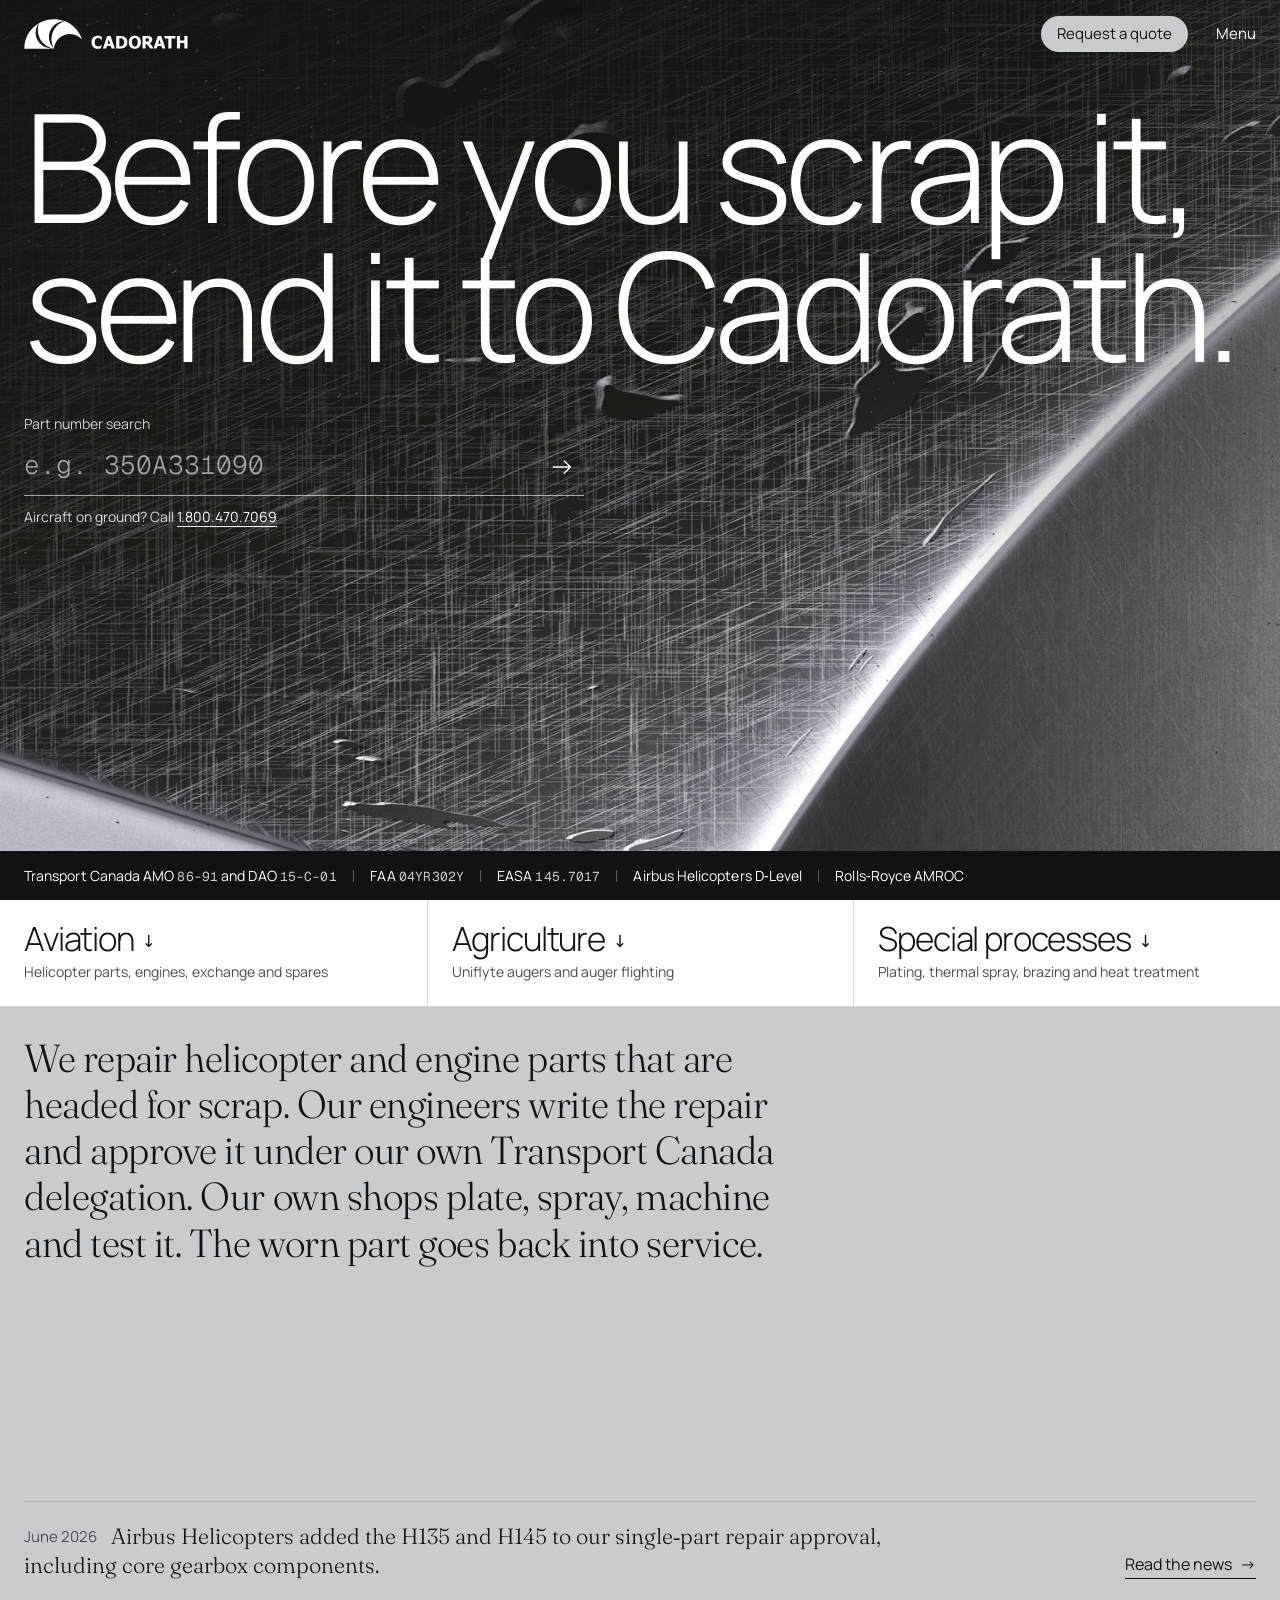
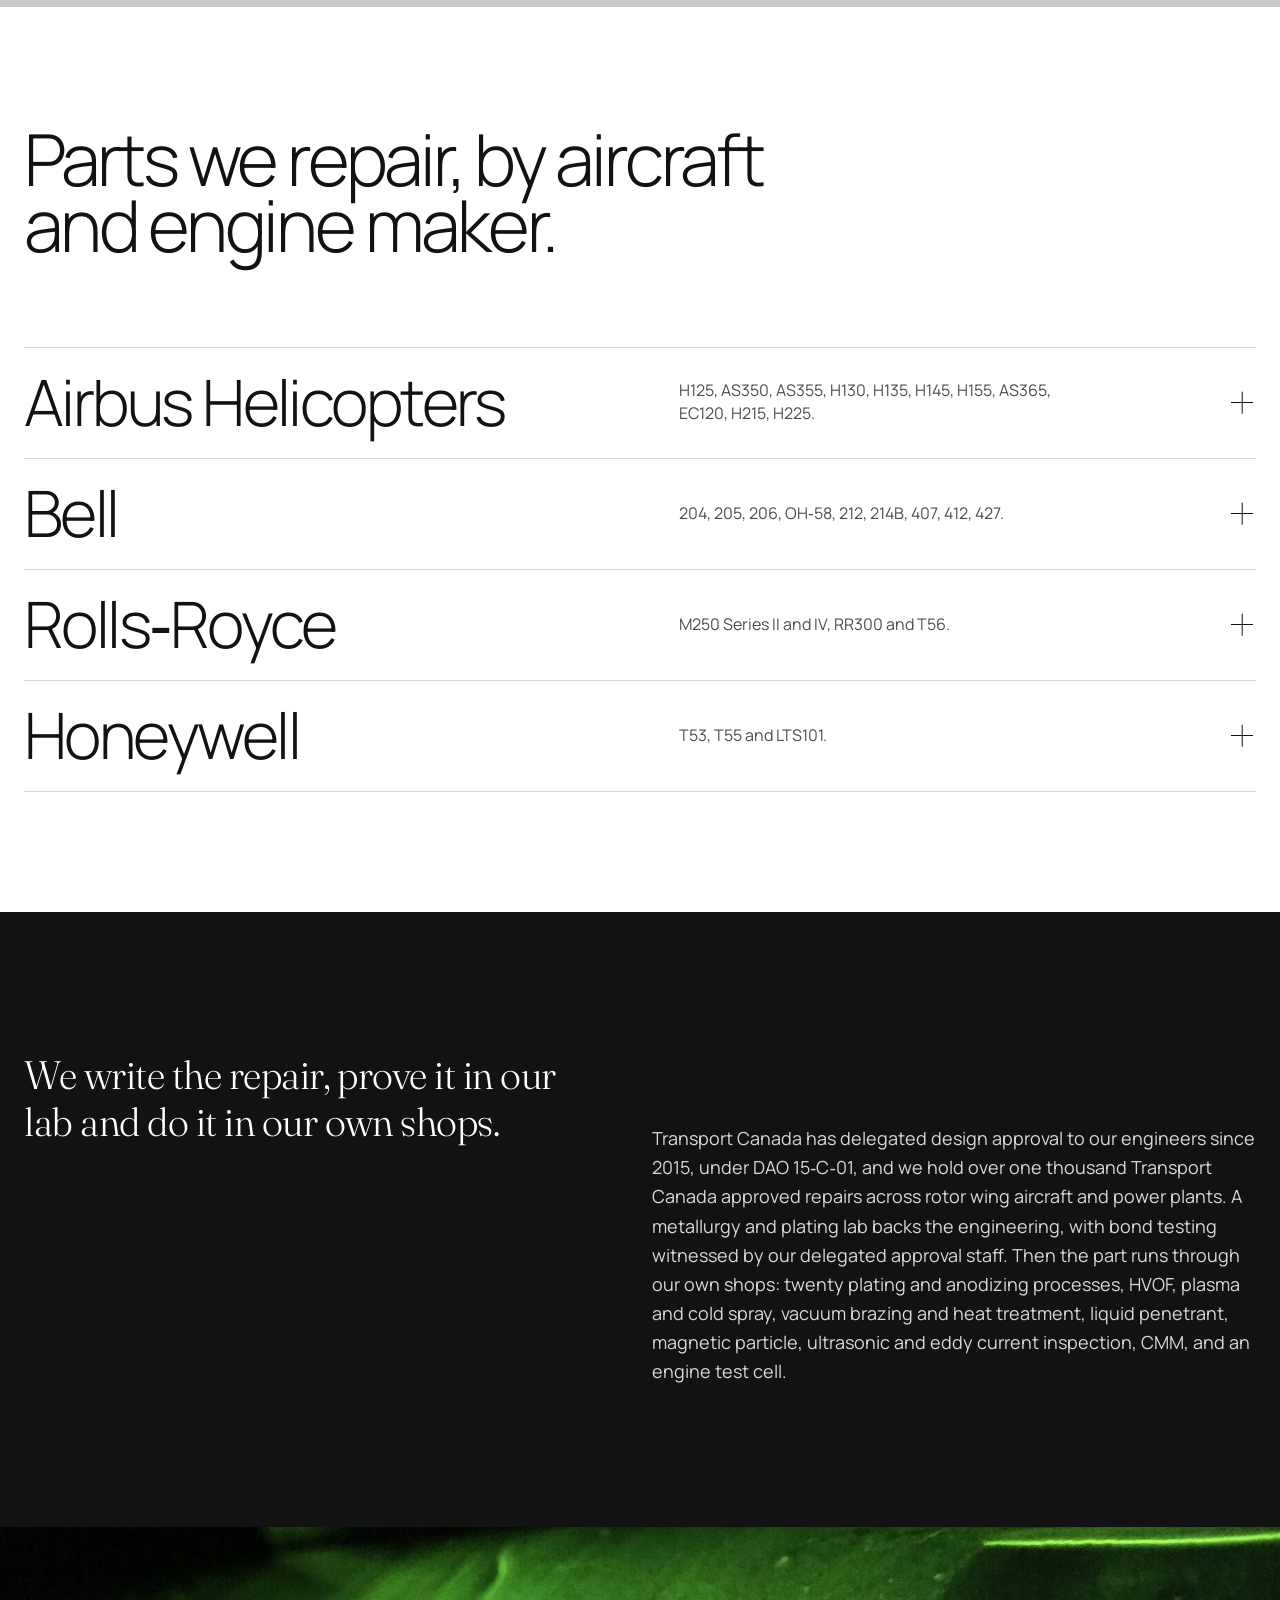
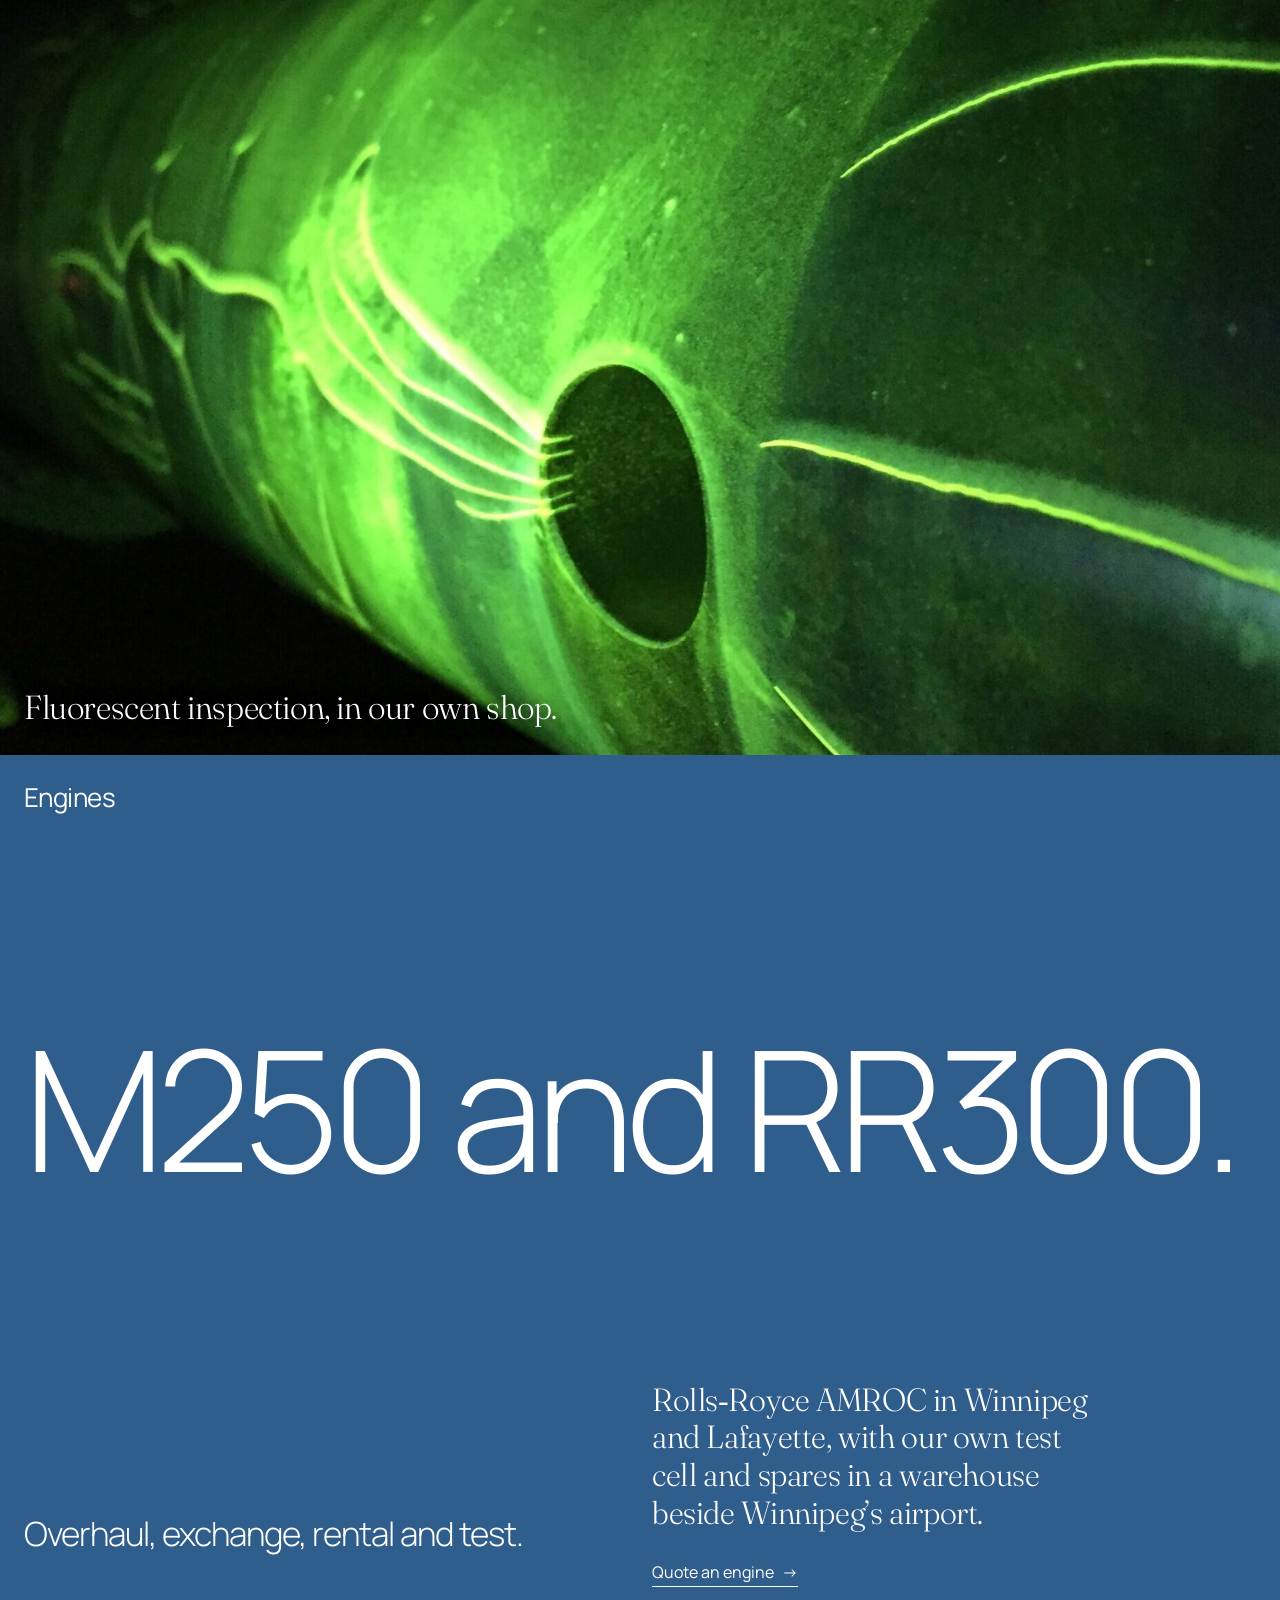
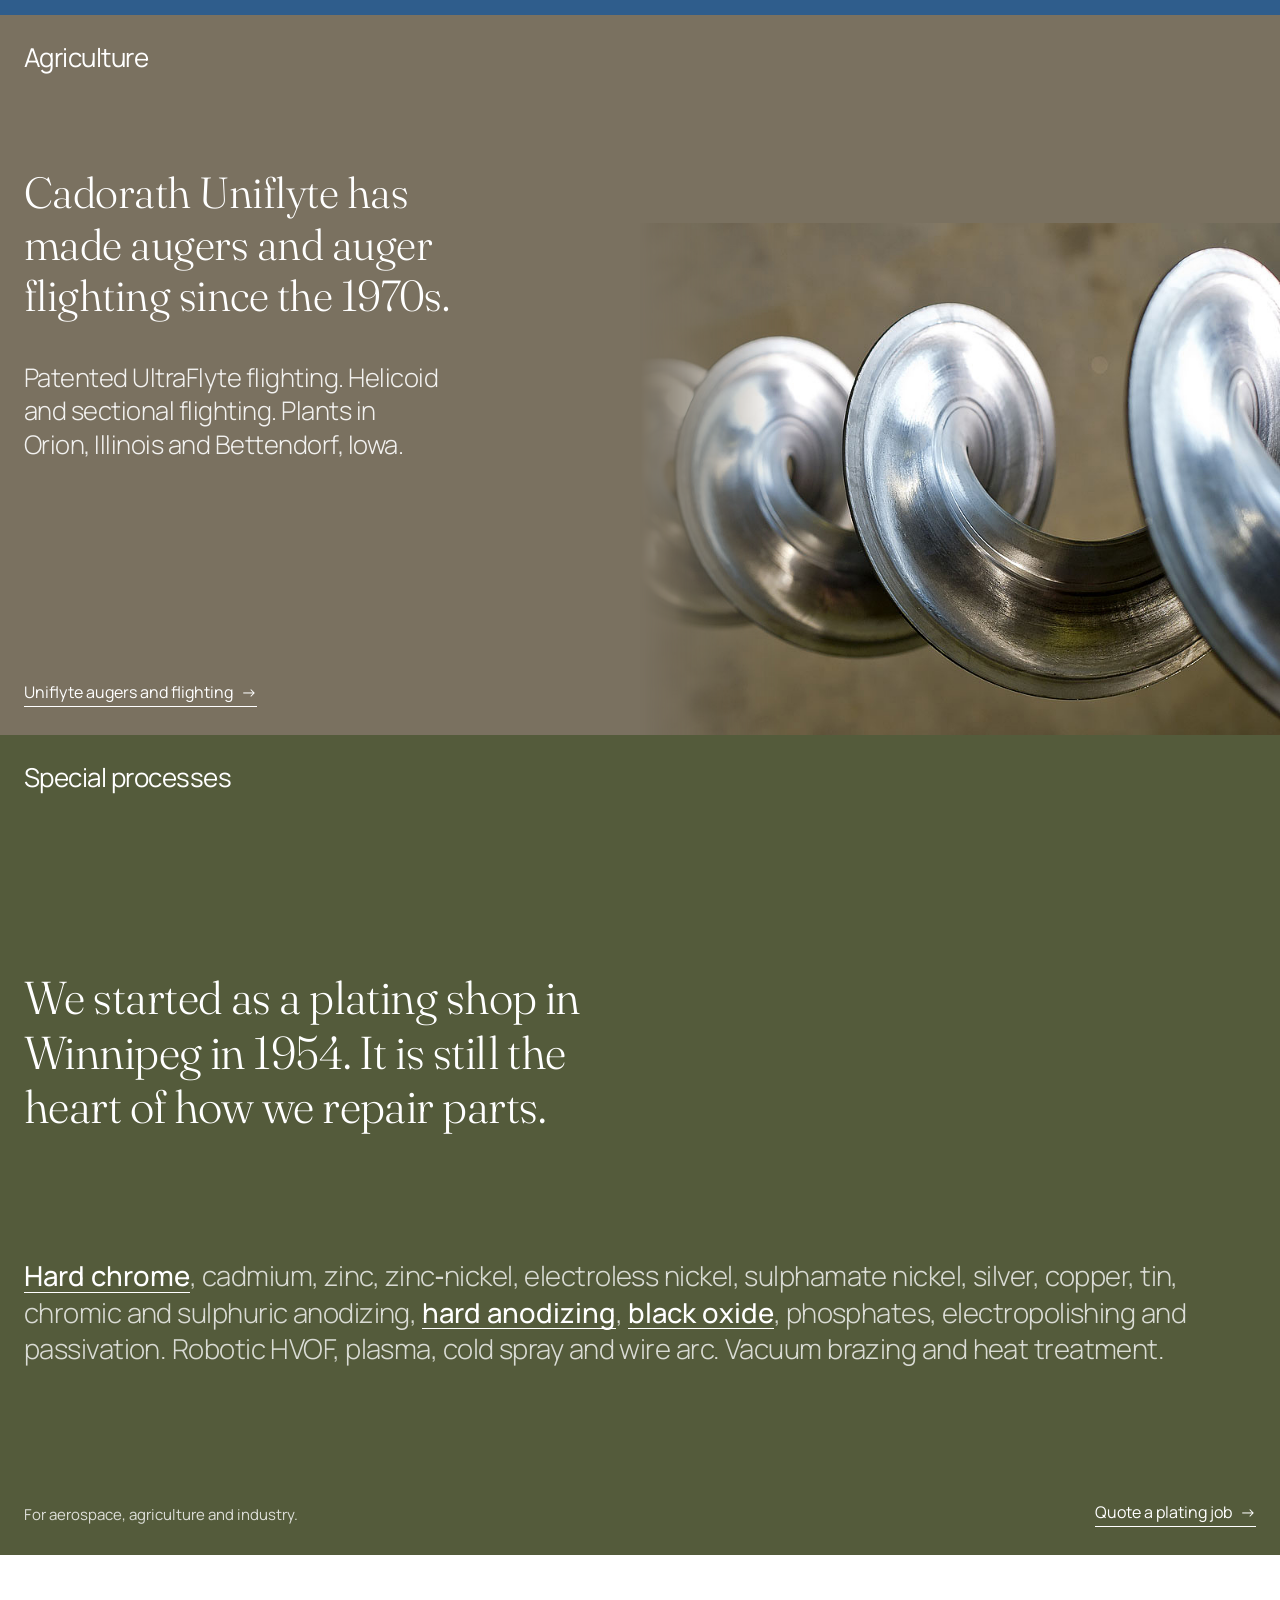
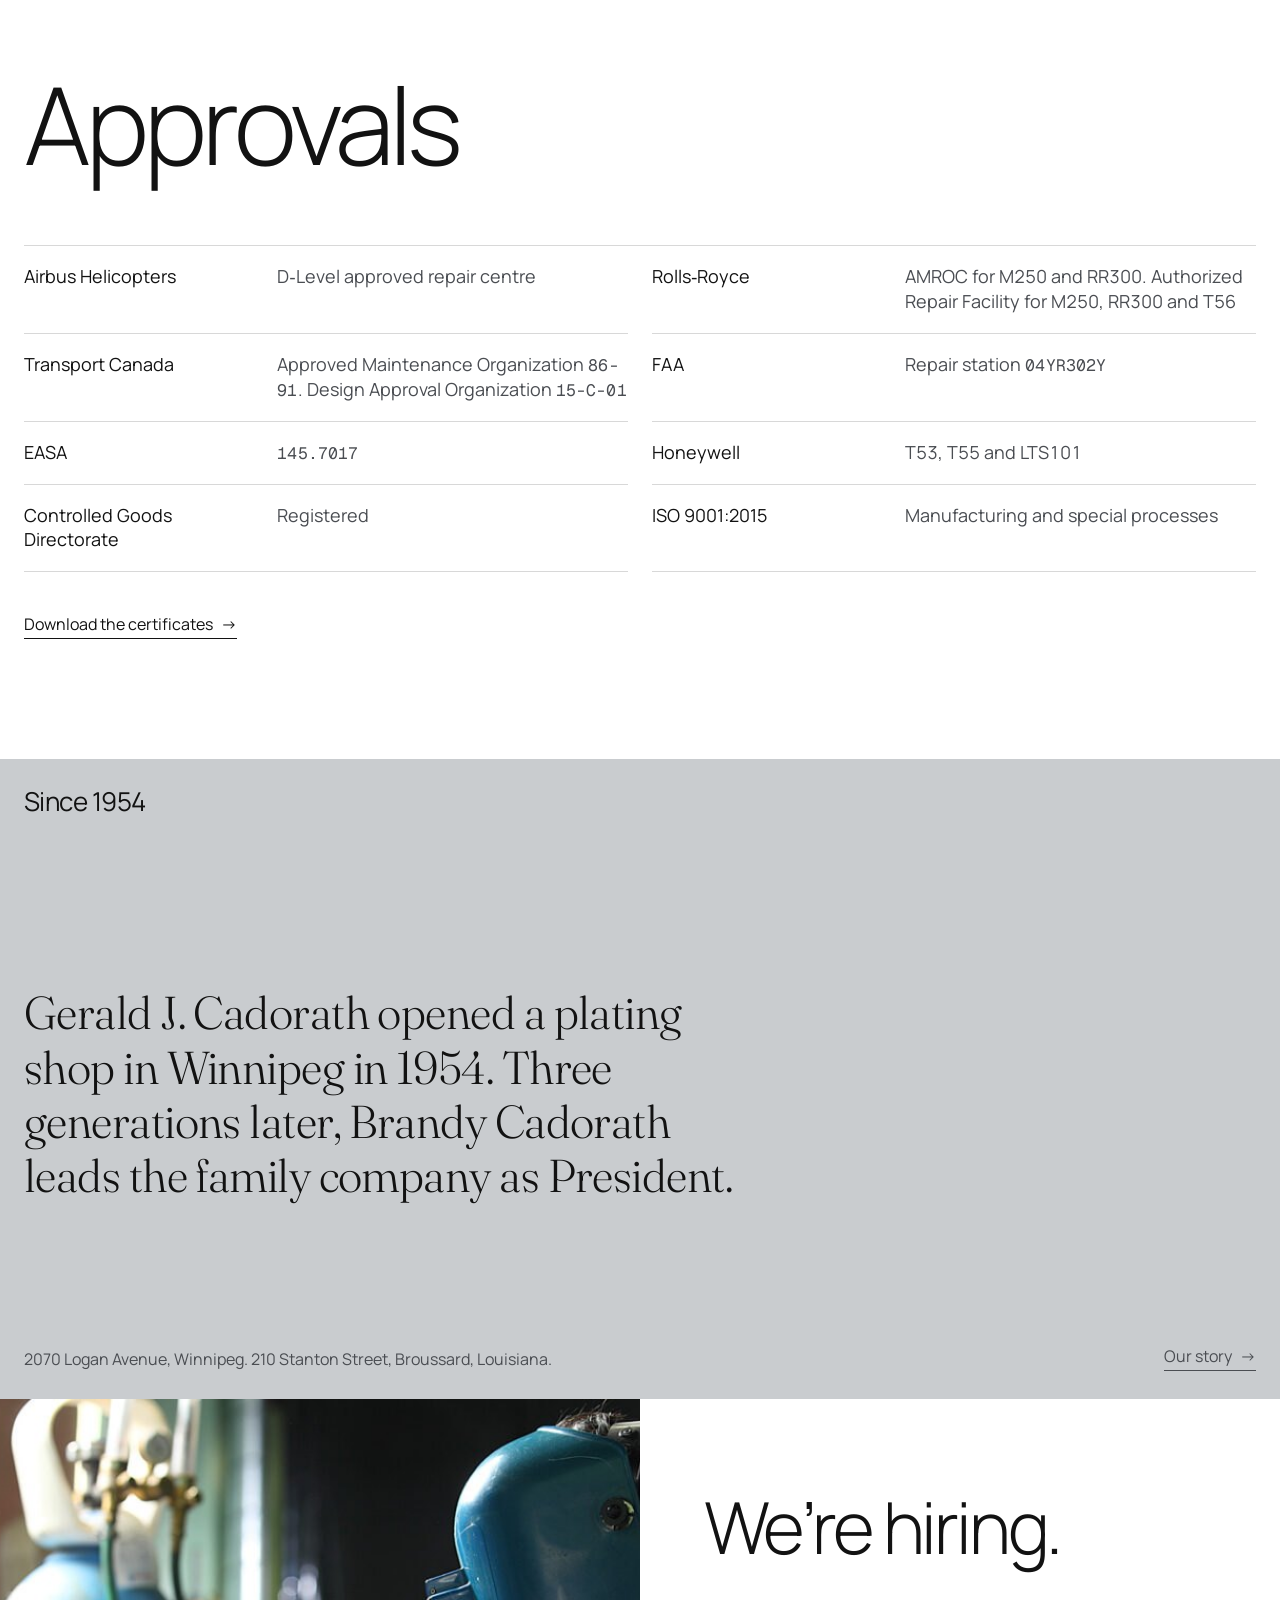
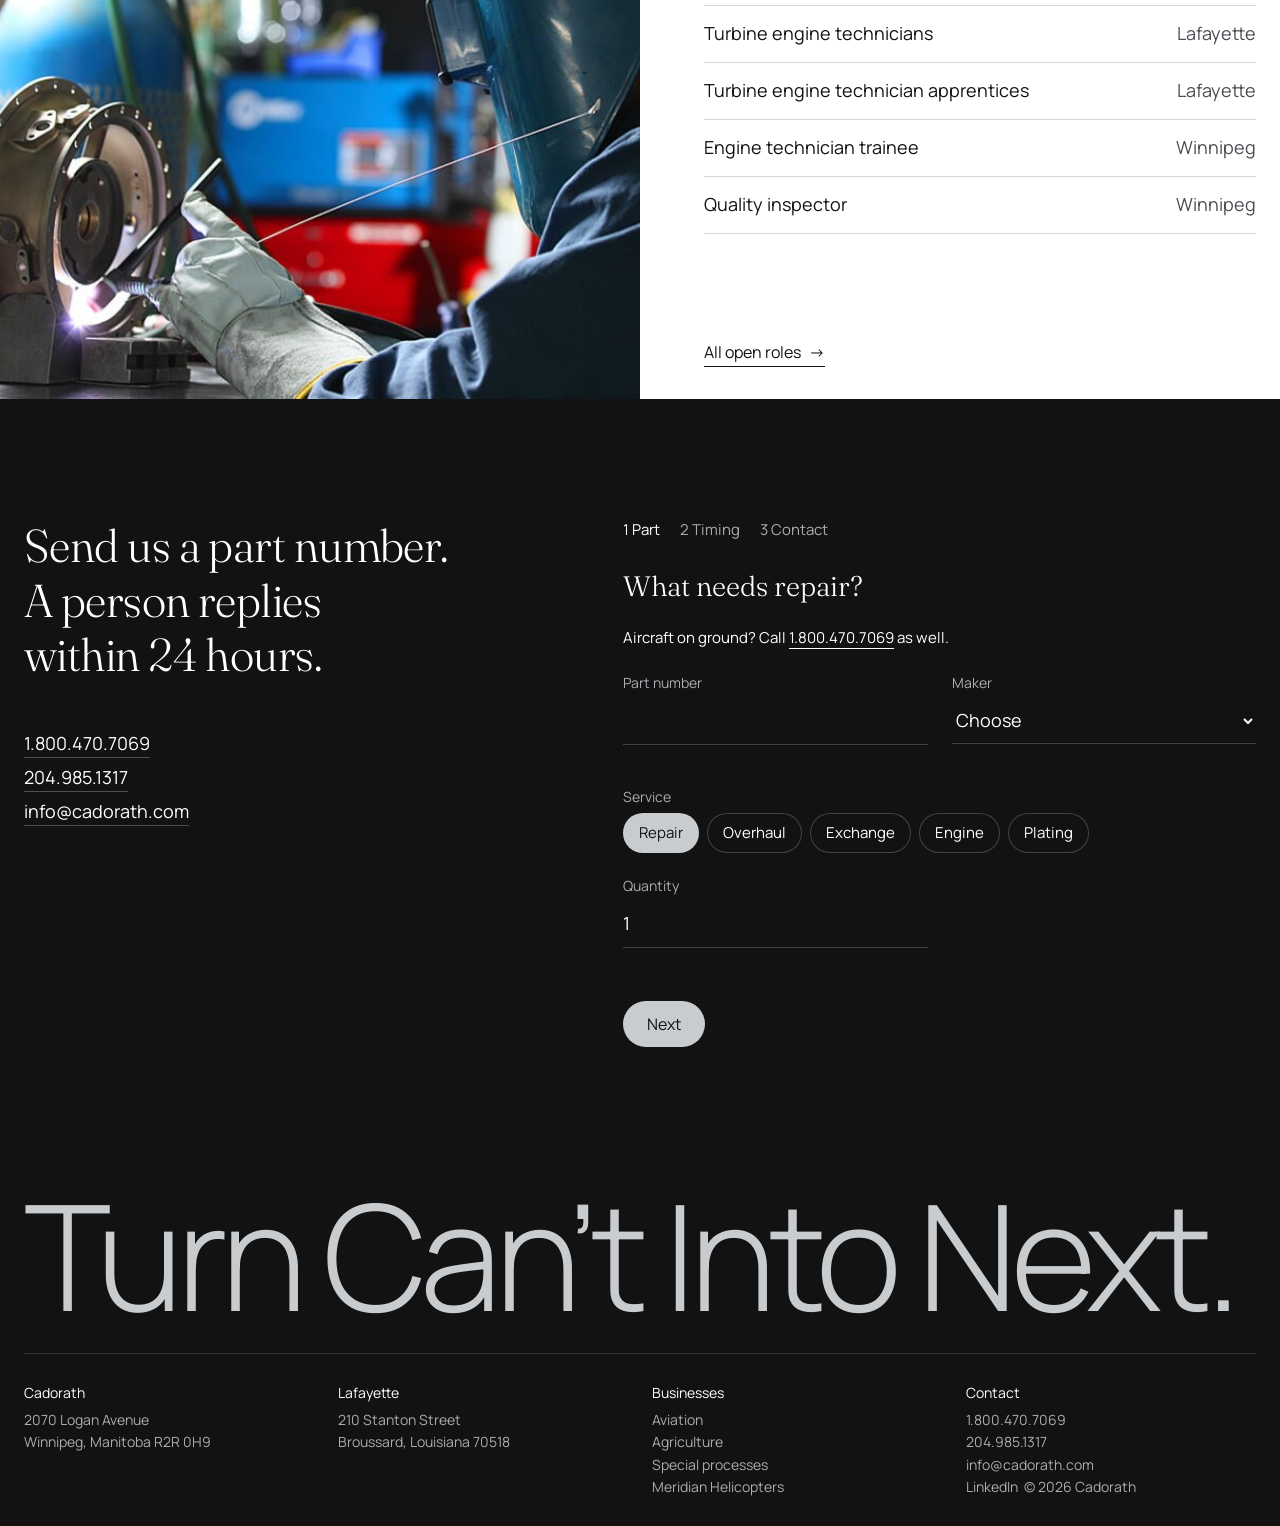
<file: concept-3/index.html>
<!doctype html>
<html lang="en-CA">
<head>
<meta name="robots" content="noindex, nofollow, noarchive">
<meta charset="utf-8">
<meta name="viewport" content="width=device-width, initial-scale=1">
<title>Cadorath: helicopter and engine part repair, Winnipeg</title>
<meta name="description" content="Before you scrap it, send it to Cadorath. Airbus Helicopters and Rolls-Royce approved part repair, plating and engine overhaul in Winnipeg and Lafayette since 1954.">
<link rel="icon" href="img/favicon.svg" type="image/svg+xml">
<link rel="preload" href="fonts/Manrope-var.woff2" as="font" type="font/woff2" crossorigin>
<link rel="preload" href="img/steel-edge.jpg" as="image" media="(min-width:901px)">
<link rel="preload" href="img/steel-edge-portrait.jpg" as="image" media="(max-width:900px)">
<style>
@font-face{font-family:"Manrope C3";src:url(fonts/Manrope-var.woff2) format("woff2");font-weight:200 800;font-display:swap}
@font-face{font-family:"GeistMono C3";src:url(fonts/GeistMono-pn.woff2) format("woff2");font-weight:300 400;font-display:swap}
@font-face{font-family:"Fraunces C3";src:url(fonts/Fraunces-light-var.woff2) format("woff2");font-weight:300 400;font-display:swap}

:root{
  /* finishes */
  --chrome:#C9CCCF;      /* hard chrome */
  --oxide:#121212;       /* black oxide */
  --anodize:#2F5D8C;     /* blue anodize */
  --mill:#7A7160;        /* raw flighting steel, sampled from Cadorath's UltraFlyte photo */
  --olive:#545B3B;       /* olive drab chromate over cadmium, the logo's own olive */
  --white:#FFFFFF;
  --ink:#121212;
  --ink-2:#4A4D52;
  --on-dark-2:#A9ACB0;
  --rule:rgba(18,18,18,.16);
  --rule-d:rgba(255,255,255,.2);
  --err:#E8A27A;
  --m:24px;
  --display:"Manrope C3","Manrope",ui-sans-serif,system-ui,sans-serif;
  --text:"SF Pro Text",-apple-system,BlinkMacSystemFont,"Manrope C3",ui-sans-serif,system-ui,sans-serif;
  --serif:"Fraunces C3",ui-serif,Georgia,serif;
  --mono:"GeistMono C3",ui-monospace,"SF Mono",monospace; /* part numbers only: slashed zero, distinct 1 l I */
  --ease:cubic-bezier(.2,.7,.1,1);
  --dw:300;              /* the one display weight */
}
*{box-sizing:border-box;margin:0;padding:0}
html{-webkit-text-size-adjust:100%;text-size-adjust:100%;scroll-padding-top:72px;overflow-x:clip}
body{background:var(--white);color:var(--ink);font-family:var(--text);font-size:16px;line-height:1.5;-webkit-font-smoothing:antialiased;overflow-x:clip}
body.locked{overflow:hidden}
img{display:block;max-width:100%}
a{color:inherit;text-decoration:none}
button,input,select,textarea{font:inherit;color:inherit;background:none;border:0;border-radius:0}
button{cursor:pointer}
:focus-visible{outline:2px solid currentColor;outline-offset:4px}
.skip{position:absolute;left:var(--m);top:-60px;z-index:60;background:#fff;color:var(--ink);padding:10px 14px}
.skip:focus{top:12px}

/* ---------- type roles ---------- */
.display{font-family:var(--display);font-weight:var(--dw);letter-spacing:-.045em;line-height:.92}
.statement{font-family:var(--serif);font-weight:300;font-variation-settings:"opsz" 72;letter-spacing:-.012em;line-height:1.18;text-wrap:balance}
.head{font-family:var(--display);font-weight:400;font-size:26px;line-height:1.1;letter-spacing:-.02em}
.more{display:inline-flex;gap:.5em;align-items:baseline;font-size:16px;border-bottom:1px solid currentColor;padding-bottom:2px;transition:gap .3s var(--ease)}
.more:hover{gap:.9em}
.btn{display:inline-flex;align-items:center;justify-content:center;height:46px;padding:0 24px;border-radius:999px;background:var(--chrome);color:var(--ink);font-size:16px;transition:background-color .25s}
.btn:hover{background:#fff}
.btn.ghost{background:none;color:inherit;box-shadow:inset 0 0 0 1px currentColor}
.btn.ghost:hover{background:rgba(255,255,255,.08)}

/* ---------- header ---------- */
.top{position:fixed;inset:0 0 auto 0;z-index:40;display:flex;justify-content:space-between;align-items:center;height:68px;padding:0 var(--m);color:#fff;transition:transform .45s var(--ease),background-color .3s,color .3s}
.top.solid{background:rgba(255,255,255,.96);color:var(--ink);box-shadow:0 1px 0 var(--rule)}
.lockup{display:block;line-height:0}
.lockup svg{height:30px;width:auto}
.top .actions{display:flex;align-items:center;gap:28px;font-size:15px}
.top .actions .cta{padding:0 16px;height:36px;display:inline-flex;align-items:center;border-radius:999px;background:var(--chrome);color:var(--ink)}
.top .actions .cta::after{display:none}
.top .actions .cta:hover{background:#fff}
.top.solid .actions .cta{background:var(--ink);color:#fff}
.top .actions .tel{opacity:.9}
.top .actions a,.top .actions button{position:relative;padding:6px 0}
.top .actions a::after,.top .actions button::after{content:"";position:absolute;left:0;right:0;bottom:2px;height:1px;background:currentColor;transform:scaleX(0);transform-origin:left;transition:transform .35s var(--ease)}
.top .actions a:hover::after,.top .actions button:hover::after{transform:scaleX(1)}

/* ---------- overlay nav ---------- */
.menu{position:fixed;inset:0;z-index:50;background:var(--oxide);color:#fff;display:grid;grid-template-rows:68px 1fr auto;padding:0 var(--m);visibility:hidden;opacity:0;transition:opacity .4s var(--ease),visibility 0s .4s}
.menu.open{visibility:visible;opacity:1;transition:opacity .4s var(--ease)}
.menu .bar{display:flex;justify-content:space-between;align-items:center}
.menu .bar button{font-size:15px;padding:6px 0}
.menu nav{align-self:center;display:flex;flex-direction:column}
.menu nav a{font-family:var(--display);font-weight:var(--dw);font-size:clamp(36px,5.2vw,76px);letter-spacing:-.04em;line-height:1.04;padding:2px 0;color:rgba(255,255,255,.92);transform:translateY(16px);opacity:0;transition:color .25s,transform .6s var(--ease),opacity .6s var(--ease)}
.menu.open nav a{transform:none;opacity:1}
.menu.open nav a:nth-child(2){transition-delay:.04s}.menu.open nav a:nth-child(3){transition-delay:.08s}.menu.open nav a:nth-child(4){transition-delay:.12s}.menu.open nav a:nth-child(5){transition-delay:.16s}.menu.open nav a:nth-child(6){transition-delay:.2s}.menu.open nav a:nth-child(7){transition-delay:.24s}.menu.open nav a:nth-child(8){transition-delay:.28s}
.menu nav a:hover,.menu nav a:focus-visible{color:var(--chrome)}
.menu nav a span{font-family:var(--text);font-size:15px;letter-spacing:0;color:var(--on-dark-2);margin-left:16px;vertical-align:.9em}
.menu .meta{display:grid;grid-template-columns:repeat(3,minmax(0,1fr));gap:var(--m);padding:24px 0 28px;border-top:1px solid var(--rule-d);font-size:14px;color:var(--on-dark-2)}
.menu .meta a{color:#fff}

/* ---------- hero ---------- */
.hero{position:relative;height:100vh;height:100svh;min-height:620px;overflow:hidden;background:#1d1d1b;color:#fff}
.hero .plate{position:absolute;inset:-4% 0 0 0;will-change:transform}
.hero .plate img{width:100%;height:104%;object-fit:cover;object-position:62% 40%;animation:settle 2.8s var(--ease) both}
.hero .shade{position:absolute;inset:0;pointer-events:none;background:linear-gradient(180deg,rgba(10,10,9,.46) 0%,rgba(10,10,9,.22) 48%,rgba(10,10,9,0) 66%)}
.hero .sheen{position:absolute;inset:0;pointer-events:none;mix-blend-mode:soft-light;background:linear-gradient(105deg,transparent 30%,rgba(255,255,255,.55) 46%,rgba(255,255,255,0) 60%);background-size:260% 100%;animation:sheen 11s 1.2s ease-in-out infinite}
.hero .plate img{transform-origin:75% 0;transform:scale(1.3)}
.hero-in{position:absolute;left:var(--m);right:var(--m);top:96px;z-index:2}
.hero h1{font-size:clamp(56px,9.6vw,150px);color:#fff}
.hs{position:relative;width:min(560px,100%);margin-top:clamp(28px,4.4vh,48px);color:#fff}
.hs label{display:block;font-size:14px;color:rgba(255,255,255,.78);margin-bottom:4px}
.hs .field{display:flex;align-items:center;border-bottom:1px solid rgba(255,255,255,.6);transition:border-color .2s}
.hs .field:focus-within{border-color:#fff}
.hs input{flex:1;min-width:0;font-family:var(--mono);font-weight:300;font-size:26px;letter-spacing:.02em;padding:8px 0 10px;outline:none;color:#fff;text-transform:uppercase}
.hs input::placeholder{color:rgba(255,255,255,.6);text-transform:none;letter-spacing:0}
.hs .go{width:44px;height:44px;display:grid;place-items:center;color:#fff}
.hs .aogl{font-size:14px;margin-top:10px;color:rgba(255,255,255,.82)}
.hs .aogl a{border-bottom:1px solid currentColor;color:#fff}
.results{position:absolute;left:0;right:0;top:100%;margin-top:12px;background:var(--oxide);color:#fff;padding:16px 18px 18px;z-index:4;box-shadow:0 18px 40px rgba(0,0,0,.35)}
.results:empty{display:none}
.results .demo{font-size:12px;color:var(--on-dark-2);margin-bottom:8px}
.results ul{list-style:none}
.results li{display:grid;grid-template-columns:1fr auto;gap:4px 16px;align-items:baseline;padding:12px 0;border-top:1px solid var(--rule-d)}
.results .pn{font-family:var(--mono);font-size:17px;letter-spacing:.02em}
.results .d{grid-column:1;font-size:14px;color:#D6D8DB;line-height:1.4}
.results .ap{grid-column:1;font-size:13px;color:var(--on-dark-2)}
.results button.q{grid-column:2;grid-row:1;font-size:14px;border-bottom:1px solid currentColor}
.results .none p{font-family:var(--serif);font-weight:300;font-size:22px;line-height:1.3;margin-bottom:12px}
.strip{position:absolute;left:0;right:0;bottom:0;z-index:2;background:var(--oxide);color:#fff;list-style:none;display:flex;flex-wrap:wrap;gap:6px 0;padding:14px var(--m);font-size:14px;letter-spacing:.005em}
.strip li{white-space:nowrap}
.strip li + li::before{content:"";display:inline-block;width:1px;height:12px;background:rgba(255,255,255,.3);margin:0 16px;vertical-align:-1px}
.strip .n{font-family:var(--mono);font-size:13px;color:var(--chrome)}
.hero h1 .ln{display:block;white-space:nowrap}
.hero h1 .ln > span{display:inline-block;animation:rise 1.2s var(--ease) both}
.hero h1 .ln:nth-child(2) > span{animation-delay:.12s}
br.m{display:none}
@keyframes settle{from{transform:scale(1.38)}to{transform:scale(1.3)}}
@media (max-width:900px){@keyframes settle{from{transform:scale(1.08)}to{transform:scale(1)}}}
@keyframes sheen{0%{background-position:120% 0}55%,100%{background-position:-60% 0}}
@keyframes rise{from{transform:translateY(.35em);opacity:0}to{transform:none;opacity:1}}

/* ---------- bands ---------- */
.band{position:relative;padding:var(--m)}
.chrome{background:var(--chrome);color:var(--ink)}
.oxide{background:var(--oxide);color:#fff}
.anodize{background:var(--anodize);color:#fff}
.white{background:var(--white)}

/* routing line */
.route{display:grid;grid-template-columns:repeat(3,minmax(0,1fr));background:var(--white);border-bottom:1px solid var(--rule)}
.route a{display:flex;flex-direction:column;gap:6px;padding:22px var(--m) 24px;position:relative;isolation:isolate}
.route a + a{border-left:1px solid var(--rule)}
.route .b{font-family:var(--display);font-weight:var(--dw);font-size:clamp(28px,2.6vw,40px);letter-spacing:-.035em;line-height:1}
.route .b::after{content:"\2193";font-family:var(--text);font-size:.5em;margin-left:.5em;vertical-align:.25em;display:inline-block;transition:transform .35s var(--ease)}
.route .s{font-size:14px;color:var(--ink-2)}
.route a::before{content:"";position:absolute;inset:0;background:var(--chrome);transform:scaleY(0);transform-origin:bottom;transition:transform .45s var(--ease);z-index:-1}
.route a:hover::before,.route a:focus-visible::before{transform:scaleY(1)}
.route a:hover .b::after{transform:translateY(4px)}

/* agriculture (raw flighting steel) */
.agri{background:var(--mill);color:#fff;display:grid;grid-template-columns:minmax(0,1fr) minmax(0,1fr);min-height:720px}
.agri .txt{padding:28px var(--m) 28px;display:flex;flex-direction:column;justify-content:space-between;gap:48px}
.agri .statement{font-size:clamp(30px,3.4vw,50px);max-width:13em;margin-top:96px}
.agri .facts{font-family:var(--display);font-weight:var(--dw);font-size:clamp(22px,2vw,29px);line-height:1.3;letter-spacing:-.02em;max-width:22em;color:rgba(255,255,255,.9);margin-top:40px;text-wrap:balance}
.agri figure{position:relative;align-self:end;justify-self:end;width:min(100%,800px);aspect-ratio:800/640;overflow:hidden}
.agri figure img{width:100%;height:100%;object-fit:cover;-webkit-mask-image:linear-gradient(90deg,transparent 0,#000 22%);mask-image:linear-gradient(90deg,transparent 0,#000 22%)}

/* intro + news */
.intro{min-height:600px;display:flex;flex-direction:column;justify-content:space-between;padding-top:28px;padding-bottom:28px}
.intro .statement{font-size:clamp(28px,3.05vw,44px);max-width:23em}
.intro .news{display:grid;grid-template-columns:minmax(0,1fr) auto;gap:24px;align-items:end;margin-top:96px;padding-top:20px;border-top:1px solid var(--rule)}
.intro .news p{font-family:var(--serif);font-weight:300;font-variation-settings:"opsz" 36;font-size:22px;line-height:1.3;max-width:40em}
.intro .news b{font-family:var(--text);font-weight:400;font-size:15px;margin-right:14px;color:var(--ink-2);vertical-align:.12em}

/* repair rows (accordion) + search */
.repair{padding-top:120px;padding-bottom:120px}
.repair h2{font-size:clamp(44px,5.6vw,84px);max-width:11em;margin-bottom:88px}
.rows{list-style:none;border-top:1px solid var(--rule)}
.rows > li{border-bottom:1px solid var(--rule)}
.rows .row{display:grid;grid-template-columns:minmax(0,1.25fr) minmax(0,1fr) 48px;gap:24px;align-items:center;width:100%;text-align:left;padding:22px 0 24px;position:relative;isolation:isolate}
.rows .row::before{content:"";position:absolute;inset:0 calc(var(--m)*-1);background:var(--chrome);transform:scaleY(0);transform-origin:bottom;transition:transform .45s var(--ease);z-index:-1}
.rows .row:hover::before,.rows .row:focus-visible::before,.rows .row[aria-expanded="true"]::before{transform:scaleY(1)}
.rows .oem{font-family:var(--display);font-weight:var(--dw);font-size:clamp(40px,5vw,72px);letter-spacing:-.04em;line-height:1}
.rows .what{font-size:16px;line-height:1.45;color:var(--ink-2);max-width:40ch}
.rows .pm{justify-self:end;width:28px;height:28px;position:relative}
.rows .pm::before,.rows .pm::after{content:"";position:absolute;left:3px;right:3px;top:13.5px;height:1.4px;background:currentColor;transition:transform .45s var(--ease)}
.rows .pm::after{transform:rotate(90deg)}
.rows .row[aria-expanded="true"] .pm::after{transform:rotate(0)}
.rows .panel{display:grid;grid-template-rows:0fr;transition:grid-template-rows .55s var(--ease)}
.rows .panel.open{grid-template-rows:1fr}
.rows .panel > div{overflow:hidden}
.rows .inner{display:grid;grid-template-columns:minmax(0,1.25fr) minmax(0,1fr) 48px;gap:24px;padding:28px 0 36px}
.rows .inner p{font-family:var(--serif);font-weight:300;font-variation-settings:"opsz" 36;font-size:24px;line-height:1.3;max-width:22em}
.rows .inner dl{display:grid;grid-template-columns:auto 1fr;gap:6px 18px;font-size:15px;align-content:start}
.rows .inner dt{color:var(--ink-2)}
.n{font-family:var(--mono);font-size:.92em;letter-spacing:.01em}
.rows .inner .acts{grid-column:2;display:flex;gap:24px;margin-top:14px}


/* how */
.how{padding-top:140px;padding-bottom:140px;display:grid;grid-template-columns:minmax(0,1fr) minmax(0,1fr);gap:var(--m)}
.how .statement{font-size:clamp(34px,3.1vw,46px);max-width:13.5em}
.how .dense{grid-column:2;margin-top:72px;font-size:18px;line-height:1.62;color:#D6D8DB;max-width:36em}

/* full-bleed image */
.bleed{position:relative;height:92vh;min-height:560px;overflow:hidden;background:#000;color:#fff}
.bleed img{position:absolute;inset:0;width:100%;height:100%;object-fit:cover}
.bleed .cap{position:absolute;left:var(--m);right:var(--m);bottom:28px}
.bleed .statement{font-size:clamp(26px,2.6vw,38px);max-width:19em;text-shadow:0 1px 24px rgba(0,0,0,.45)}

/* engines (type only, anodize) */
.engines{min-height:860px;display:flex;flex-direction:column;justify-content:space-between;padding-top:28px;padding-bottom:28px}
.engines .big{font-size:clamp(64px,11vw,170px);white-space:nowrap;margin-top:120px}
.engines .low{display:grid;grid-template-columns:minmax(0,1fr) minmax(0,1fr);gap:var(--m);align-items:end;margin-top:96px}
.engines .statement{font-size:clamp(26px,2.5vw,36px);max-width:17em}
.engines .verbs{font-family:var(--display);font-weight:var(--dw);font-size:clamp(26px,2.6vw,38px);letter-spacing:-.03em;margin-bottom:28px}

/* processes (olive drab chromate, recolours on hover/focus/tap) */
.proc{background:var(--olive);color:#fff;padding-top:28px;padding-bottom:28px;min-height:820px;display:flex;flex-direction:column;justify-content:space-between;transition:background-color .7s var(--ease),color .7s var(--ease)}
.proc .statement{font-size:clamp(30px,3.6vw,52px);max-width:17em;margin:120px 0 64px}
.proc .list{font-family:var(--display);font-weight:var(--dw);font-size:clamp(22px,2.15vw,31px);line-height:1.32;letter-spacing:-.02em;max-width:44em;color:rgba(255,255,255,.78);transition:color .7s var(--ease)}
.proc .fin{font-weight:500;color:#fff;border-bottom:1px solid currentColor;line-height:1.1;transition:color .7s var(--ease)}
.proc .foot{display:flex;justify-content:space-between;align-items:flex-end;margin-top:72px;gap:24px}
.proc .now{font-size:15px;opacity:.8;min-height:1.5em}
.proc[data-finish="chrome"]{background:var(--chrome);color:var(--ink)}
.proc[data-finish="oxide"]{background:var(--oxide)}
.proc[data-finish="anodize"]{background:var(--anodize)}
.proc[data-finish="chrome"] .list{color:rgba(18,18,18,.66)}
.proc[data-finish="chrome"] .fin{color:var(--ink)}

/* approvals */
.appr{padding-top:120px;padding-bottom:120px}
.appr h2{font-size:clamp(56px,8.4vw,128px);margin-bottom:72px}
.appr ul{list-style:none;display:grid;grid-template-columns:1fr 1fr;column-gap:var(--m);border-top:1px solid var(--rule)}
.appr li{display:grid;grid-template-columns:minmax(0,.85fr) minmax(0,1.3fr);gap:var(--m);padding:18px 0 19px;border-bottom:1px solid var(--rule);font-size:18px;line-height:1.38}
.appr li span:last-child{color:var(--ink-2);font-variant-numeric:tabular-nums}
.appr .more{margin-top:40px}

/* since 1954 */
.since{min-height:640px;display:flex;flex-direction:column;justify-content:space-between;padding-top:28px;padding-bottom:28px}
.since .statement{font-size:clamp(30px,3.6vw,52px);max-width:17em;margin:110px 0 80px}
.since .foot{display:flex;justify-content:space-between;align-items:flex-end;gap:24px;font-size:16px;color:var(--ink-2)}

/* careers */
.careers{display:grid;grid-template-columns:minmax(0,1fr) minmax(0,1fr);background:var(--white)}
.careers figure{position:relative;min-height:600px;overflow:hidden;background:#222}
.careers figure img{position:absolute;inset:0;width:100%;height:100%;object-fit:cover;object-position:30% 60%}
.careers .txt{padding:96px var(--m) 32px 64px;display:flex;flex-direction:column;justify-content:space-between;gap:48px}
.careers h2{font-size:clamp(44px,5.6vw,84px)}
.careers ul{list-style:none;margin-top:44px;border-top:1px solid var(--rule)}
.careers li a{display:flex;justify-content:space-between;gap:16px;padding:14px 0 15px;border-bottom:1px solid var(--rule);font-size:18px;transition:padding .35s var(--ease)}
.careers li a:hover{padding-left:10px}
.careers li a span:last-child{color:var(--ink-2)}

/* close + quote */
.close{padding-top:120px;padding-bottom:0;overflow:hidden}
.close .ask{display:grid;grid-template-columns:minmax(0,1fr) minmax(0,1.1fr);gap:var(--m);margin-bottom:140px}
.close .lead .statement{font-size:clamp(30px,3.6vw,52px);max-width:12em}
.close .contact{display:grid;gap:6px;font-size:18px;margin-top:48px;justify-items:start}
.close .contact a{border-bottom:1px solid rgba(255,255,255,.25)}
form.q{position:relative}
.q .steps{display:flex;gap:20px;font-size:15px;color:var(--on-dark-2);margin-bottom:28px}
.q .steps span[aria-current="step"]{color:#fff}
.q fieldset{border:0;display:none;gap:22px 24px;grid-template-columns:1fr 1fr}
.q fieldset.on{display:grid;animation:fade .5s var(--ease)}
@keyframes fade{from{opacity:0;transform:translateY(8px)}to{opacity:1;transform:none}}
.q legend{grid-column:1/-1;font-family:var(--serif);font-weight:300;font-size:28px;line-height:1.2;margin-bottom:6px;float:left;width:100%}
.q .f{display:flex;flex-direction:column;gap:6px}
.q .aogf{grid-column:1/-1;font-size:15px;color:#fff;margin-top:-4px}
.q .aogf a{border-bottom:1px solid currentColor}
.q #q-pn{font-family:var(--mono);letter-spacing:.02em;text-transform:uppercase}
.q .done .ct{margin-top:18px;display:grid;gap:4px;justify-items:start}
.q .done .ct a{color:#fff;border-bottom:1px solid rgba(255,255,255,.25)}
.q .f.wide{grid-column:1/-1}
.q label,.q .lbl{font-size:14px;color:var(--on-dark-2)}
.q input[type=text],.q input[type=email],.q input[type=tel],.q input[type=date],.q input[type=number],.q select,.q textarea{width:100%;font-size:18px;padding:8px 0 10px;border-bottom:1px solid var(--rule-d);outline:none;transition:border-color .2s;color-scheme:dark}
.q select option{color:#121212}
.q textarea{resize:vertical;min-height:72px}
.q input:focus,.q select:focus,.q textarea:focus{border-color:#fff}
.q .f.bad input,.q .f.bad select{border-color:var(--err)}
.q .msg{font-size:13px;color:var(--err);min-height:1em}
.q .seg{display:flex;flex-wrap:wrap;gap:8px}
.q .seg label{position:relative;color:#fff;font-size:15px}
.q .seg input{position:absolute;opacity:0;inset:0;cursor:pointer}
.q .seg span{display:inline-flex;height:40px;align-items:center;padding:0 16px;border-radius:999px;box-shadow:inset 0 0 0 1px var(--rule-d);transition:background-color .2s,color .2s}
.q .seg input:checked + span{background:var(--chrome);color:var(--ink);box-shadow:none}
.q .seg input:focus-visible + span{outline:2px solid #fff;outline-offset:3px}
.q .file{font-size:15px}
.q .file input{font-size:14px;color:var(--on-dark-2)}
.q .nav{grid-column:1/-1;display:flex;gap:14px;align-items:center;margin-top:12px}
.q .aog{display:none;grid-column:1/-1;font-size:15px;color:#fff;padding:14px 0;border-top:1px solid var(--rule-d)}
.q .aog.on{display:block}
.q .done{display:none}
.q.sent fieldset,.q.sent .steps{display:none}
.q.sent .done{display:block;animation:fade .5s var(--ease)}
.q .done .statement{font-size:clamp(28px,2.8vw,40px);margin-bottom:18px}
.q .done p{color:var(--on-dark-2);max-width:34em}

.signoff{font-size:clamp(56px,9.6vw,150px);color:var(--chrome);white-space:nowrap;margin:0 0 -.06em}
.foot-row{display:grid;grid-template-columns:repeat(4,minmax(0,1fr));gap:var(--m);padding:28px 0;margin-top:40px;border-top:1px solid rgba(255,255,255,.14);font-size:14px;line-height:1.6;color:var(--on-dark-2)}
.foot-row strong{display:block;font-weight:400;color:#fff;margin-bottom:4px}
.foot-row a:hover{color:#fff}

/* reveal */
.rv{opacity:0;transform:translateY(28px);transition:opacity 1s var(--ease),transform 1s var(--ease)}
.rv.in{opacity:1;transform:none}

/* ---------- responsive ---------- */
@media (max-width:900px){
  :root{--m:16px}
  .top{height:60px}
  section h2.display,.careers h2{letter-spacing:-.03em}
  .engines .verbs{text-wrap:balance}
  .lockup svg{height:24px}
  .top .actions{gap:20px}
  .menu{grid-template-rows:60px 1fr auto}
  .menu .meta{grid-template-columns:1fr;gap:10px}
  .menu nav a span{display:none}
  .hero-in{top:80px}
  .hero .plate img{transform:none}
  .hs input{font-size:22px}
  .strip{font-size:12.5px;padding:10px var(--m)}
  .strip{gap:4px 16px}
  .strip li + li::before{display:none}
  .top .actions .tel{display:none}
  .top .actions .cta{height:34px;padding:0 14px;font-size:14px}
  br.m{display:block}
  .route{grid-template-columns:1fr}
  .route a + a{border-left:0;border-top:1px solid var(--rule)}
  .route a{padding:16px var(--m) 18px}
  .agri{grid-template-columns:1fr;min-height:0}
  .agri .statement{margin-top:56px}
  .agri figure{justify-self:stretch;width:100%}
  .agri figure img{-webkit-mask-image:none;mask-image:none}
  .intro{min-height:0}
  .intro .news{grid-template-columns:1fr;margin-top:56px}
  .repair,.appr{padding-top:80px;padding-bottom:80px}
  .repair h2{margin-bottom:48px}
  .rows .row{grid-template-columns:1fr 28px;gap:10px 16px;padding:18px 0 20px}
  .rows .what{grid-column:1/-1;grid-row:2}
  .rows .pm{grid-column:2;grid-row:1}
  .rows .inner{grid-template-columns:1fr;gap:18px;padding:20px 0 28px}
  .rows .inner .acts{grid-column:1;flex-wrap:wrap}
  .how{grid-template-columns:1fr;padding-top:88px;padding-bottom:88px}
  .how .dense{grid-column:1;margin-top:40px;font-size:17px}
  .bleed{height:auto;aspect-ratio:3/4;min-height:0}
  .engines{min-height:0}
  .engines .big{margin-top:72px}
  .engines .low{grid-template-columns:1fr;margin-top:56px}
  .proc{min-height:0}
  .proc .statement{margin:72px 0 40px}
  .proc .foot,.since .foot{flex-direction:column;align-items:flex-start}
  .appr ul{grid-template-columns:1fr}
  .appr li{grid-template-columns:1fr;gap:2px;font-size:17px}
  .since{min-height:0}
  .since .statement{margin:72px 0 56px}
  .careers{grid-template-columns:1fr}
  .careers figure{min-height:0;aspect-ratio:4/3}
  .careers .txt{padding:56px var(--m) 32px}
  .close{padding-top:80px}
  .close .ask{grid-template-columns:1fr;gap:56px;margin-bottom:96px}
  .q fieldset{grid-template-columns:1fr}
  .foot-row{grid-template-columns:1fr 1fr;row-gap:24px}
}
@media (prefers-reduced-motion:reduce){
  *,*::before,*::after{animation:none!important;transition-duration:.01s!important;transition-delay:0s!important}
  .rv{opacity:1;transform:none}
}
</style>
</head>
<body>
<a class="skip" href="#main">Skip to content</a>

<header class="top" id="top">
  <a href="#main" class="lockup" aria-label="Cadorath, home"><svg viewBox="0 0 700 128" role="img" aria-hidden="true" fill="currentColor"><path d="M247.601,87.784C235.85,51.636 208.251,22.642 172.993,9.006C140.522,20.048 117.152,50.772 117.152,86.976C117.152,101.446 120.897,115.038 127.453,126.857C130.659,91.84 160.095,64.408 195.95,64.408C216.537,64.408 234.993,73.458 247.601,87.784Z"/><path d="M171.874,8.581C136.294,-4.788 96.412,-1.307 63.758,17.743C52.13,50.006 61.562,87.438 89.855,110.024C101.169,119.056 114.126,124.607 127.451,126.859C102.086,102.503 99.013,62.384 121.38,34.366C134.222,18.277 152.813,9.498 171.874,8.581Z"/><path d="M51.379,73.898C46.866,53.816 51.553,33.82 62.729,18.351C25.827,40.406 1.119,80.751 1.119,126.866L127.453,126.858C88.399,126.858 58.896,107.348 51.379,73.898Z"/><g transform="translate(288,-164) scale(1.65)"><path d="M148.426,155.494C148.17,156.058 147.785,156.548 147.261,156.948C146.709,157.401 146.041,157.694 145.25,157.831C144.46,157.969 143.499,158.039 142.367,158.039L140.037,158.039L140.037,149.312L142.756,149.312C143.684,149.312 144.463,149.341 145.087,149.401C145.71,149.457 146.274,149.598 146.783,149.813C147.506,150.132 148.026,150.585 148.341,151.175C148.653,151.761 148.808,152.459 148.808,153.271C148.808,154.188 148.678,154.926 148.426,155.494ZM158.727,171.705L151.005,161.976C152.876,161.063 154.367,159.831 155.487,158.288C156.604,156.74 157.161,154.729 157.161,152.251C157.161,150.496 156.823,149.048 156.14,147.909C155.458,146.77 154.534,145.832 153.377,145.093C152.245,144.381 151.012,143.913 149.676,143.687C148.341,143.464 146.775,143.349 144.979,143.349L131.944,143.349L131.944,175.75L140.037,175.75L140.037,163.868L142.953,163.868L151.985,175.75L158.727,175.75L158.727,171.705Z"/><path d="M119.336,159.54C119.336,157.61 119.136,155.966 118.739,154.612C118.338,153.254 117.808,152.141 117.14,151.269C116.442,150.386 115.656,149.751 114.776,149.369C113.9,148.983 112.992,148.79 112.049,148.79C111.047,148.79 110.142,148.968 109.329,149.324C108.517,149.681 107.734,150.315 106.977,151.228C106.313,152.067 105.771,153.184 105.359,154.579C104.943,155.97 104.735,157.632 104.735,159.562C104.735,161.547 104.936,163.198 105.326,164.512C105.715,165.825 106.253,166.924 106.936,167.807C107.63,168.709 108.42,169.351 109.307,169.733C110.19,170.119 111.107,170.312 112.049,170.312C113.006,170.312 113.934,170.104 114.832,169.688C115.734,169.28 116.509,168.634 117.162,167.766C117.856,166.823 118.394,165.721 118.773,164.467C119.148,163.213 119.336,161.569 119.336,159.54ZM127.738,159.562C127.738,164.798 126.335,168.92 123.537,171.918C120.735,174.924 116.902,176.423 112.027,176.423C107.14,176.423 103.303,174.905 100.517,171.866C97.73,168.827 96.338,164.723 96.338,159.562C96.338,154.352 97.73,150.237 100.517,147.213C103.303,144.189 107.14,142.675 112.027,142.675C116.902,142.675 120.735,144.182 123.537,147.191C126.335,150.204 127.738,154.323 127.738,159.562Z"/><path d="M48.074,163.26L44.767,152.578L41.458,163.26L48.074,163.26ZM29.495,175.75L40.437,143.349L49.313,143.349L60.259,175.75L51.884,175.75L49.859,169.134L39.677,169.134L37.65,175.75L29.495,175.75Z"/><path d="M84.511,159.517C84.511,157.387 84.144,155.561 83.409,154.044C82.678,152.53 81.55,151.346 80.028,150.485C78.926,149.877 77.769,149.543 76.559,149.487C75.346,149.428 73.899,149.398 72.214,149.398L72.062,149.398L72.062,169.68L72.214,169.68C74.047,169.68 75.587,169.647 76.838,169.58C78.095,169.517 79.286,169.127 80.418,168.419C81.754,167.576 82.767,166.415 83.464,164.934C84.162,163.454 84.511,161.651 84.511,159.517ZM92.863,159.584C92.863,162.6 92.203,165.301 90.885,167.688C89.565,170.073 87.899,171.906 85.88,173.183C84.195,174.27 82.366,174.971 80.384,175.279C78.407,175.595 76.299,175.751 74.066,175.751L63.924,175.751L63.924,143.35L73.981,143.35C76.255,143.35 78.388,143.494 80.374,143.784C82.362,144.073 84.229,144.778 85.969,145.895C88.099,147.261 89.784,149.097 91.016,151.413C92.247,153.725 92.863,156.448 92.863,159.584Z"/><path d="M26.069,166.579C23.272,168.965 17.624,171.837 12.871,169.161C12.414,168.902 11.798,168.471 11.316,168.004C10.444,167.165 9.739,166.055 9.205,164.686C8.667,163.314 8.399,161.621 8.399,159.607C8.399,157.688 8.655,156.029 9.171,154.623C9.687,153.217 10.351,152.1 11.164,151.269C12.047,150.356 12.979,149.714 13.958,149.343C14.938,148.976 16.014,148.79 17.19,148.79C18.177,148.79 19.123,148.953 20.028,149.28C20.934,149.607 21.765,150 22.518,150.467C23.275,150.931 23.95,151.406 24.544,151.892C25.138,152.379 25.631,152.794 26.025,153.143L26.852,153.143L26.852,145.418C26.314,145.143 25.609,144.816 24.741,144.438C23.869,144.063 23.064,143.766 22.325,143.548C21.383,143.284 20.396,143.08 19.364,142.939C18.337,142.794 17.175,142.72 15.883,142.72C11.023,142.72 7.16,144.249 4.299,147.302C1.431,150.352 0,154.449 0,159.584C0,164.905 1.427,169.039 4.284,171.974C5.546,173.269 6.971,174.322 8.659,174.987C15.439,177.644 21.602,175.837 24.08,174.827L26.867,166.579L26.069,166.579Z"/><path d="M179.054,163.26L175.749,152.578L172.439,163.26L179.054,163.26ZM160.476,175.75L171.419,143.349L180.294,143.349L191.24,175.75L182.862,175.75L180.839,169.134L170.658,169.134L168.631,175.75L160.476,175.75Z"/><path d="M198.633,175.751L198.633,149.528L189.788,149.528L187.751,143.35L217.027,143.35L217.027,149.528L206.771,149.528L206.771,175.751L198.633,175.751Z"/><path d="M248.246,175.751L240.108,175.751L240.108,161.391L229.033,161.391L229.033,175.751L220.895,175.751L220.895,143.35L229.033,143.35L229.033,155.209L240.108,155.209L240.108,143.35L248.246,143.35L248.246,175.751Z"/></g></svg></a>
  <div class="actions">
    <a class="cta" href="#quote" data-quote>Request a quote</a>
    <button type="button" id="menuBtn" aria-expanded="false" aria-controls="menu">Menu</button>
  </div>
</header>

<div class="menu" id="menu" role="dialog" aria-modal="true" aria-label="Site menu">
  <div class="bar"><a href="#main" class="lockup" aria-label="Cadorath, home" data-close><svg viewBox="0 0 700 128" role="img" aria-hidden="true" fill="currentColor"><path d="M247.601,87.784C235.85,51.636 208.251,22.642 172.993,9.006C140.522,20.048 117.152,50.772 117.152,86.976C117.152,101.446 120.897,115.038 127.453,126.857C130.659,91.84 160.095,64.408 195.95,64.408C216.537,64.408 234.993,73.458 247.601,87.784Z"/><path d="M171.874,8.581C136.294,-4.788 96.412,-1.307 63.758,17.743C52.13,50.006 61.562,87.438 89.855,110.024C101.169,119.056 114.126,124.607 127.451,126.859C102.086,102.503 99.013,62.384 121.38,34.366C134.222,18.277 152.813,9.498 171.874,8.581Z"/><path d="M51.379,73.898C46.866,53.816 51.553,33.82 62.729,18.351C25.827,40.406 1.119,80.751 1.119,126.866L127.453,126.858C88.399,126.858 58.896,107.348 51.379,73.898Z"/><g transform="translate(288,-164) scale(1.65)"><path d="M148.426,155.494C148.17,156.058 147.785,156.548 147.261,156.948C146.709,157.401 146.041,157.694 145.25,157.831C144.46,157.969 143.499,158.039 142.367,158.039L140.037,158.039L140.037,149.312L142.756,149.312C143.684,149.312 144.463,149.341 145.087,149.401C145.71,149.457 146.274,149.598 146.783,149.813C147.506,150.132 148.026,150.585 148.341,151.175C148.653,151.761 148.808,152.459 148.808,153.271C148.808,154.188 148.678,154.926 148.426,155.494ZM158.727,171.705L151.005,161.976C152.876,161.063 154.367,159.831 155.487,158.288C156.604,156.74 157.161,154.729 157.161,152.251C157.161,150.496 156.823,149.048 156.14,147.909C155.458,146.77 154.534,145.832 153.377,145.093C152.245,144.381 151.012,143.913 149.676,143.687C148.341,143.464 146.775,143.349 144.979,143.349L131.944,143.349L131.944,175.75L140.037,175.75L140.037,163.868L142.953,163.868L151.985,175.75L158.727,175.75L158.727,171.705Z"/><path d="M119.336,159.54C119.336,157.61 119.136,155.966 118.739,154.612C118.338,153.254 117.808,152.141 117.14,151.269C116.442,150.386 115.656,149.751 114.776,149.369C113.9,148.983 112.992,148.79 112.049,148.79C111.047,148.79 110.142,148.968 109.329,149.324C108.517,149.681 107.734,150.315 106.977,151.228C106.313,152.067 105.771,153.184 105.359,154.579C104.943,155.97 104.735,157.632 104.735,159.562C104.735,161.547 104.936,163.198 105.326,164.512C105.715,165.825 106.253,166.924 106.936,167.807C107.63,168.709 108.42,169.351 109.307,169.733C110.19,170.119 111.107,170.312 112.049,170.312C113.006,170.312 113.934,170.104 114.832,169.688C115.734,169.28 116.509,168.634 117.162,167.766C117.856,166.823 118.394,165.721 118.773,164.467C119.148,163.213 119.336,161.569 119.336,159.54ZM127.738,159.562C127.738,164.798 126.335,168.92 123.537,171.918C120.735,174.924 116.902,176.423 112.027,176.423C107.14,176.423 103.303,174.905 100.517,171.866C97.73,168.827 96.338,164.723 96.338,159.562C96.338,154.352 97.73,150.237 100.517,147.213C103.303,144.189 107.14,142.675 112.027,142.675C116.902,142.675 120.735,144.182 123.537,147.191C126.335,150.204 127.738,154.323 127.738,159.562Z"/><path d="M48.074,163.26L44.767,152.578L41.458,163.26L48.074,163.26ZM29.495,175.75L40.437,143.349L49.313,143.349L60.259,175.75L51.884,175.75L49.859,169.134L39.677,169.134L37.65,175.75L29.495,175.75Z"/><path d="M84.511,159.517C84.511,157.387 84.144,155.561 83.409,154.044C82.678,152.53 81.55,151.346 80.028,150.485C78.926,149.877 77.769,149.543 76.559,149.487C75.346,149.428 73.899,149.398 72.214,149.398L72.062,149.398L72.062,169.68L72.214,169.68C74.047,169.68 75.587,169.647 76.838,169.58C78.095,169.517 79.286,169.127 80.418,168.419C81.754,167.576 82.767,166.415 83.464,164.934C84.162,163.454 84.511,161.651 84.511,159.517ZM92.863,159.584C92.863,162.6 92.203,165.301 90.885,167.688C89.565,170.073 87.899,171.906 85.88,173.183C84.195,174.27 82.366,174.971 80.384,175.279C78.407,175.595 76.299,175.751 74.066,175.751L63.924,175.751L63.924,143.35L73.981,143.35C76.255,143.35 78.388,143.494 80.374,143.784C82.362,144.073 84.229,144.778 85.969,145.895C88.099,147.261 89.784,149.097 91.016,151.413C92.247,153.725 92.863,156.448 92.863,159.584Z"/><path d="M26.069,166.579C23.272,168.965 17.624,171.837 12.871,169.161C12.414,168.902 11.798,168.471 11.316,168.004C10.444,167.165 9.739,166.055 9.205,164.686C8.667,163.314 8.399,161.621 8.399,159.607C8.399,157.688 8.655,156.029 9.171,154.623C9.687,153.217 10.351,152.1 11.164,151.269C12.047,150.356 12.979,149.714 13.958,149.343C14.938,148.976 16.014,148.79 17.19,148.79C18.177,148.79 19.123,148.953 20.028,149.28C20.934,149.607 21.765,150 22.518,150.467C23.275,150.931 23.95,151.406 24.544,151.892C25.138,152.379 25.631,152.794 26.025,153.143L26.852,153.143L26.852,145.418C26.314,145.143 25.609,144.816 24.741,144.438C23.869,144.063 23.064,143.766 22.325,143.548C21.383,143.284 20.396,143.08 19.364,142.939C18.337,142.794 17.175,142.72 15.883,142.72C11.023,142.72 7.16,144.249 4.299,147.302C1.431,150.352 0,154.449 0,159.584C0,164.905 1.427,169.039 4.284,171.974C5.546,173.269 6.971,174.322 8.659,174.987C15.439,177.644 21.602,175.837 24.08,174.827L26.867,166.579L26.069,166.579Z"/><path d="M179.054,163.26L175.749,152.578L172.439,163.26L179.054,163.26ZM160.476,175.75L171.419,143.349L180.294,143.349L191.24,175.75L182.862,175.75L180.839,169.134L170.658,169.134L168.631,175.75L160.476,175.75Z"/><path d="M198.633,175.751L198.633,149.528L189.788,149.528L187.751,143.35L217.027,143.35L217.027,149.528L206.771,149.528L206.771,175.751L198.633,175.751Z"/><path d="M248.246,175.751L240.108,175.751L240.108,161.391L229.033,161.391L229.033,175.751L220.895,175.751L220.895,143.35L229.033,143.35L229.033,155.209L240.108,155.209L240.108,143.35L248.246,143.35L248.246,175.751Z"/></g></svg></a><button type="button" data-close>Close</button></div>
  <nav aria-label="Main">
    <a href="#repair" data-close>Aviation<span>Helicopter parts, M250 and RR300 engines</span></a>
    <a href="#agriculture" data-close>Agriculture<span>Uniflyte augers and flighting</span></a>
    <a href="#processes" data-close>Special processes<span>Plating, thermal spray, brazing</span></a>
    <a href="#main" data-close data-focus-search>Part search</a>
    <a href="#approvals" data-close>Approvals</a>
    <a href="#careers" data-close>Careers</a>
    <a href="#quote" data-close data-quote>Request a quote</a>
  </nav>
  <div class="meta">
    <div><a href="tel:+18004707069">1.800.470.7069</a> &nbsp; <a href="tel:+12049851317">204.985.1317</a> &nbsp; <a href="mailto:info@cadorath.com">info@cadorath.com</a></div>
    <div>2070 Logan Avenue, Winnipeg</div>
    <div><a href="stub.html?p=Uniflyte%20agriculture">Uniflyte agriculture</a> &nbsp; <a href="stub.html?p=Meridian%20Helicopters">Meridian Helicopters</a></div>
  </div>
</div>

<main id="main">
<section class="hero" aria-label="Introduction">
  <div class="plate"><picture>
    <source media="(max-width:900px)" srcset="img/steel-edge-portrait.jpg">
    <img src="img/steel-edge.jpg" alt="Macro of a worn, scratched steel surface meeting a polished curved edge" fetchpriority="high">
  </picture></div>
  <div class="shade" aria-hidden="true"></div>
  <div class="sheen" aria-hidden="true"></div>
  <div class="hero-in">
    <h1 class="display" id="fit">
      <span class="ln"><span>Before you<br class="m"> scrap it,</span></span>
      <span class="ln"><span>send it to<br class="m"> Cadorath.</span></span>
    </h1>
    <div class="hs" id="search" role="search">
      <label for="pn">Part number search</label>
      <div class="field"><input id="pn" type="text" autocomplete="off" autocapitalize="characters" spellcheck="false" placeholder="e.g. 350A331090" aria-describedby="pnaog"><button class="go" type="button" aria-label="Search"><svg width="26" height="26" viewBox="0 0 28 28" aria-hidden="true"><path d="M4 14h19M16 7l7 7-7 7" fill="none" stroke="currentColor" stroke-width="1.4"/></svg></button></div>
      <p class="aogl" id="pnaog">Aircraft on ground? Call <a href="tel:+18004707069">1.800.470.7069</a></p>
      <div class="results" id="results" aria-live="polite"></div>
    </div>
  </div>
  <ul class="strip" aria-label="Approvals">
    <li>Transport Canada AMO <span class="n">86-91</span> and DAO <span class="n">15-C-01</span></li>
    <li>FAA <span class="n">04YR302Y</span></li>
    <li>EASA <span class="n">145.7017</span></li>
    <li>Airbus Helicopters D&#8209;Level</li>
    <li>Rolls&#8209;Royce AMROC</li>
  </ul>
</section>

<nav class="route" aria-label="Cadorath businesses">
  <a href="#repair"><span class="b">Aviation</span><span class="s">Helicopter parts, engines, exchange and spares</span></a>
  <a href="#agriculture"><span class="b">Agriculture</span><span class="s">Uniflyte augers and auger flighting</span></a>
  <a href="#processes"><span class="b">Special processes</span><span class="s">Plating, thermal spray, brazing and heat treatment</span></a>
</nav>

<section class="band chrome intro">
  <p class="statement rv">We repair helicopter and engine parts that are headed for scrap. Our engineers write the repair and approve it under our own Transport Canada delegation. Our own shops plate, spray, machine and test it. The worn part goes back into service.</p>
  <div class="news">
    <p><b>June 2026</b>Airbus Helicopters added the H135 and H145 to our single&#8209;part repair approval, including core gearbox components.</p>
    <a class="more" href="stub.html?p=News%3A%20H135%20and%20H145">Read the news <span aria-hidden="true">&rarr;</span></a>
  </div>
</section>

<section class="band white repair" id="repair">
  <h2 class="display rv">Parts we repair, by aircraft and engine maker.</h2>
  <ul class="rows">
    <li>
      <button class="row" type="button" aria-expanded="false" aria-controls="p-airbus"><span class="oem">Airbus Helicopters</span><span class="what">H125, AS350, AS355, H130, H135, H145, H155, AS365, EC120, H215, H225.</span><span class="pm" aria-hidden="true"></span></button>
      <div class="panel" id="p-airbus" role="region"><div><div class="inner">
        <p>Single&#8209;part repair as an Airbus Helicopters D&#8209;Level approved repair centre. The H135 and H145 were added in June 2026.</p>
        <dl><dt>Parts</dt><dd>Main housings, rotor shafts, tail gearbox casings, input housings, pitch horns</dd><dt>Since</dt><dd>Partnership 2019, D&#8209;Level 2023</dd><dt>Certificates</dt><dd>Airbus Helicopters D&#8209;Level approved repair centre. Transport Canada AMO <span class="n">86-91</span>, FAA <span class="n">04YR302Y</span>, EASA <span class="n">145.7017</span></dd></dl>
        <span></span>
        <div class="acts"><a class="more" href="#main" data-search="350A">Search Airbus parts <span aria-hidden="true">&rarr;</span></a><a class="more" href="#quote" data-quote data-maker="Airbus Helicopters">Quote a part <span aria-hidden="true">&rarr;</span></a></div>
      </div></div></div>
    </li>
    <li>
      <button class="row" type="button" aria-expanded="false" aria-controls="p-bell"><span class="oem">Bell</span><span class="what">204, 205, 206, OH&#8209;58, 212, 214B, 407, 412, 427.</span><span class="pm" aria-hidden="true"></span></button>
      <div class="panel" id="p-bell" role="region"><div><div class="inner">
        <p>Transport Canada approved repairs for Bell dynamic components, from the 204 to the 427.</p>
        <dl><dt>Parts</dt><dd>Transmission cases, yokes, swashplate parts, couplings, rotor brakes</dd><dt>Also</dt><dd>Bell 206 refurbishment through Meridian Helicopters</dd><dt>Certificates</dt><dd>Transport Canada DAO <span class="n">15-C-01</span> and AMO <span class="n">86-91</span>, FAA <span class="n">04YR302Y</span>, EASA <span class="n">145.7017</span></dd></dl>
        <span></span>
        <div class="acts"><a class="more" href="#main" data-search="206">Search Bell parts <span aria-hidden="true">&rarr;</span></a><a class="more" href="#quote" data-quote data-maker="Bell">Quote a part <span aria-hidden="true">&rarr;</span></a></div>
      </div></div></div>
    </li>
    <li>
      <button class="row" type="button" aria-expanded="false" aria-controls="p-rr"><span class="oem">Rolls&#8209;Royce</span><span class="what">M250 Series II and IV, RR300 and T56.</span><span class="pm" aria-hidden="true"></span></button>
      <div class="panel" id="p-rr" role="region"><div><div class="inner">
        <p>Engines, modules and piece parts, as a Rolls&#8209;Royce AMROC and Authorized Repair Facility.</p>
        <dl><dt>Engines</dt><dd>M250 C18 to C47, RR300 for the Robinson R66</dd><dt>T56</dt><dd>Rolls&#8209;Royce authorized repair since 2019</dd><dt>Certificates</dt><dd>Rolls&#8209;Royce AMROC for M250 and RR300, Authorized Repair Facility for M250, RR300 and T56. Transport Canada AMO <span class="n">86-91</span>, FAA <span class="n">04YR302Y</span></dd></dl>
        <span></span>
        <div class="acts"><a class="more" href="#engines">Engine services <span aria-hidden="true">&rarr;</span></a><a class="more" href="#quote" data-quote data-maker="Rolls-Royce">Quote a part <span aria-hidden="true">&rarr;</span></a></div>
      </div></div></div>
    </li>
    <li>
      <button class="row" type="button" aria-expanded="false" aria-controls="p-hw"><span class="oem">Honeywell</span><span class="what">T53, T55 and LTS101.</span><span class="pm" aria-hidden="true"></span></button>
      <div class="panel" id="p-hw" role="region"><div><div class="inner">
        <p>Honeywell component repair and special process approvals for the T53, T55 and LTS101.</p>
        <dl><dt>Engines</dt><dd>T53, T55, LTS101</dd><dt>Certificates</dt><dd>Honeywell T53, T55 and LTS101 approvals. Transport Canada AMO <span class="n">86-91</span>, FAA <span class="n">04YR302Y</span></dd></dl>
        <span></span>
        <div class="acts"><a class="more" href="#quote" data-quote data-maker="Honeywell">Quote a part <span aria-hidden="true">&rarr;</span></a></div>
      </div></div></div>
    </li>
  </ul>

</section>

<section class="band oxide how">
  <p class="statement rv">We write the repair, prove it in our lab and do it in our own shops.</p>
  <p class="dense rv">Transport Canada has delegated design approval to our engineers since 2015, under DAO 15&#8209;C&#8209;01, and we hold over one thousand Transport Canada approved repairs across rotor wing aircraft and power plants. A metallurgy and plating lab backs the engineering, with bond testing witnessed by our delegated approval staff. Then the part runs through our own shops: twenty plating and anodizing processes, HVOF, plasma and cold spray, vacuum brazing and heat treatment, liquid penetrant, magnetic particle, ultrasonic and eddy current inspection, CMM, and an engine test cell.</p>
</section>

<section class="bleed" aria-label="Inspection">
  <picture>
    <source media="(max-width:900px)" srcset="img/cadorath-fpi-portrait.jpg">
    <img src="img/cadorath-fpi.jpg" alt="A shaft glowing green under ultraviolet light during fluorescent inspection at Cadorath" loading="lazy">
  </picture>
  <div class="cap"><p class="statement rv">Fluorescent inspection, in our own shop.</p></div>
</section>

<section class="band anodize engines" id="engines">
  <h2 class="head">Engines</h2>
  <p class="display big" data-fit>M250 and<br class="m"> RR300.</p>
  <div class="low">
    <p class="verbs rv">Overhaul, exchange, rental and test.</p>
    <div>
      <p class="statement rv">Rolls&#8209;Royce AMROC in Winnipeg and Lafayette, with our own test cell and spares in a warehouse beside Winnipeg&rsquo;s airport.</p>
      <p style="margin-top:28px"><a class="more" href="#quote" data-quote data-service="Engine overhaul or exchange">Quote an engine <span aria-hidden="true">&rarr;</span></a></p>
    </div>
  </div>
</section>

<section class="agri" id="agriculture">
  <div class="txt">
    <div>
      <h2 class="head">Agriculture</h2>
      <p class="statement rv">Cadorath Uniflyte has made augers and auger flighting since the 1970s.</p>
      <p class="facts rv">Patented UltraFlyte flighting. Helicoid and sectional flighting. Plants in Orion, Illinois and Bettendorf, Iowa.</p>
    </div>
    <div><a class="more" href="stub.html?p=Uniflyte%20agriculture">Uniflyte augers and flighting <span aria-hidden="true">&rarr;</span></a></div>
  </div>
  <figure><img src="img/cadorath-flighting.jpg" alt="Cadorath Uniflyte auger flighting, close up" loading="lazy" width="800" height="640"></figure>
</section>

<section class="band proc" id="processes">
  <h2 class="head">Special processes</h2>
  <p class="statement rv">We started as a plating shop in Winnipeg in 1954. It is still the heart of how we repair parts.</p>
  <p class="list rv"><button type="button" class="fin" data-finish="chrome" aria-pressed="false">Hard chrome</button>, cadmium, zinc, zinc&#8209;nickel, electroless nickel, sulphamate nickel, silver, copper, tin, chromic and sulphuric anodizing, <button type="button" class="fin" data-finish="anodize" aria-pressed="false">hard anodizing</button>, <button type="button" class="fin" data-finish="oxide" aria-pressed="false">black oxide</button>, phosphates, electropolishing and passivation. Robotic HVOF, plasma, cold spray and wire arc. Vacuum brazing and heat treatment.</p>
  <div class="foot"><p class="now" aria-live="polite">For aerospace, agriculture and industry.</p><a class="more" href="#quote" data-quote data-service="Plating or coating">Quote a plating job <span aria-hidden="true">&rarr;</span></a></div>
</section>

<section class="band white appr" id="approvals">
  <h2 class="display rv">Approvals</h2>
  <ul>
    <li><span>Airbus Helicopters</span><span>D&#8209;Level approved repair centre</span></li>
    <li><span>Rolls&#8209;Royce</span><span>AMROC for M250 and RR300. Authorized Repair Facility for M250, RR300 and&nbsp;T56</span></li>
    <li><span>Transport Canada</span><span>Approved Maintenance Organization <span class="n">86-91</span>. Design Approval Organization <span class="n">15-C-01</span></span></li>
    <li><span>FAA</span><span>Repair station <span class="n">04YR302Y</span></span></li>
    <li><span>EASA</span><span><span class="n">145.7017</span></span></li>
    <li><span>Honeywell</span><span>T53, T55 and LTS101</span></li>
    <li><span>Controlled Goods Directorate</span><span>Registered</span></li>
    <li><span>ISO 9001:2015</span><span>Manufacturing and special processes</span></li>
  </ul>
  <a class="more" href="stub.html?p=Certificates">Download the certificates <span aria-hidden="true">&rarr;</span></a>
</section>

<section class="band chrome since" id="story">
  <h2 class="head">Since 1954</h2>
  <p class="statement rv">Gerald J. Cadorath opened a plating shop in Winnipeg in 1954. Three generations later, Brandy Cadorath leads the family company as President.</p>
  <div class="foot"><p>2070 Logan Avenue, Winnipeg. 210 Stanton Street, Broussard, Louisiana.</p><a class="more" href="stub.html?p=Our%20story">Our story <span aria-hidden="true">&rarr;</span></a></div>
</section>

<section class="careers" id="careers">
  <figure><img src="img/cadorath-welder.jpg" alt="A Cadorath welder TIG welding a housing at the bench" loading="lazy"></figure>
  <div class="txt">
    <div>
      <h2 class="display rv">We&rsquo;re hiring.</h2>
      <ul>
        <li><a href="stub.html?p=Turbine%20engine%20technicians"><span>Turbine engine technicians</span><span>Lafayette</span></a></li>
        <li><a href="stub.html?p=Turbine%20engine%20technician%20apprentices"><span>Turbine engine technician apprentices</span><span>Lafayette</span></a></li>
        <li><a href="stub.html?p=Engine%20technician%20trainee"><span>Engine technician trainee</span><span>Winnipeg</span></a></li>
        <li><a href="stub.html?p=Quality%20inspector"><span>Quality inspector</span><span>Winnipeg</span></a></li>
      </ul>
    </div>
    <div><a class="more" href="stub.html?p=Careers">All open roles <span aria-hidden="true">&rarr;</span></a></div>
  </div>
</section>

<section class="band oxide close" id="quote">
  <div class="ask">
    <div class="lead">
      <p class="statement rv">Send us a part number. A person replies within 24&nbsp;hours.</p>
      <div class="contact">
        <a href="tel:+18004707069">1.800.470.7069</a>
        <a href="tel:+12049851317">204.985.1317</a>
        <a href="mailto:info@cadorath.com">info@cadorath.com</a>
      </div>
    </div>
    <form class="q" id="qform" novalidate>
      <div class="steps" aria-label="Progress"><span data-s="1" aria-current="step">1 Part</span><span data-s="2">2 Timing</span><span data-s="3">3 Contact</span></div>

      <fieldset class="on" data-step="1">
        <legend>What needs repair?</legend>
        <p class="aogf">Aircraft on ground? Call <a href="tel:+18004707069">1.800.470.7069</a> as well.</p>
        <div class="f"><label for="q-pn">Part number</label><input id="q-pn" name="pn" type="text" required autocomplete="off"><span class="msg"></span></div>
        <div class="f"><label for="q-maker">Maker</label><select id="q-maker" name="maker" required><option value="">Choose</option><option>Airbus Helicopters</option><option>Bell</option><option>Rolls-Royce</option><option>Honeywell</option><option>Other</option></select><span class="msg"></span></div>
        <div class="f wide"><span class="lbl" id="svc-l">Service</span><div class="seg" role="radiogroup" aria-labelledby="svc-l">
          <label><input type="radio" name="svc" value="Repair" checked><span>Repair</span></label>
          <label><input type="radio" name="svc" value="Overhaul"><span>Overhaul</span></label>
          <label><input type="radio" name="svc" value="Exchange"><span>Exchange</span></label>
          <label><input type="radio" name="svc" value="Engine overhaul or exchange"><span>Engine</span></label>
          <label><input type="radio" name="svc" value="Plating or coating"><span>Plating</span></label>
        </div></div>
        <div class="f"><label for="q-qty">Quantity</label><input id="q-qty" name="qty" type="number" min="1" value="1" required><span class="msg"></span></div>
        <div class="nav"><button type="button" class="btn" data-next>Next</button></div>
      </fieldset>

      <fieldset data-step="2">
        <legend>When do you need it?</legend>
        <div class="f"><label for="q-date">Need by</label><input id="q-date" name="date" type="date"><span class="msg"></span></div>
        <div class="f"><label for="q-from">Shipping from</label><select id="q-from" name="from"><option>Canada</option><option>United States</option><option>Other</option></select></div>
        <div class="f wide"><span class="lbl" id="aog-l">Aircraft on ground?</span><div class="seg" role="radiogroup" aria-labelledby="aog-l">
          <label><input type="radio" name="aog" value="no" checked><span>No</span></label>
          <label><input type="radio" name="aog" value="yes"><span>Yes, AOG</span></label>
        </div></div>
        <p class="aog" id="aogNote">AOG? Call us now on <a href="tel:+18004707069" style="border-bottom:1px solid">1.800.470.7069</a> as well as sending this.</p>
        <div class="nav"><button type="button" class="btn ghost" data-back>Back</button><button type="button" class="btn" data-next>Next</button></div>
      </fieldset>

      <fieldset data-step="3">
        <legend>Who should we reply to?</legend>
        <div class="f"><label for="q-name">Name</label><input id="q-name" name="name" type="text" required autocomplete="name"><span class="msg"></span></div>
        <div class="f"><label for="q-co">Company</label><input id="q-co" name="company" type="text" required autocomplete="organization"><span class="msg"></span></div>
        <div class="f"><label for="q-email">Email</label><input id="q-email" name="email" type="email" required autocomplete="email"><span class="msg"></span></div>
        <div class="f"><label for="q-tel">Phone</label><input id="q-tel" name="tel" type="tel" autocomplete="tel"><span class="msg"></span></div>
        <div class="f wide file"><label for="q-file">Photos, drawings or a work order (optional)</label><input id="q-file" name="file" type="file" multiple></div>
        <div class="nav"><button type="button" class="btn ghost" data-back>Back</button><button type="submit" class="btn">Send request</button></div>
      </fieldset>

      <div class="done" tabindex="-1">
        <p class="statement">Got it. A person replies within 24&nbsp;hours.</p>
        <p id="doneSum"></p>
        <p class="ct"><a href="tel:+18004707069">1.800.470.7069</a><a href="tel:+12049851317">204.985.1317</a><a href="mailto:info@cadorath.com">info@cadorath.com</a></p>
        <p style="margin-top:24px"><button type="button" class="more" data-reset>Send another part</button></p>
      </div>
    </form>
  </div>
  <p class="display signoff" data-fit>Turn Can&rsquo;t<br class="m"> Into Next.</p>
  <footer class="foot-row">
    <div><strong>Cadorath</strong>2070 Logan Avenue<br>Winnipeg, Manitoba R2R&nbsp;0H9</div>
    <div><strong>Lafayette</strong>210 Stanton Street<br>Broussard, Louisiana&nbsp;70518</div>
    <div><strong>Businesses</strong><a href="#repair">Aviation</a><br><a href="#agriculture">Agriculture</a><br><a href="#processes">Special processes</a><br><a href="stub.html?p=Meridian%20Helicopters">Meridian Helicopters</a></div>
    <div><strong>Contact</strong><a href="tel:+18004707069">1.800.470.7069</a><br><a href="tel:+12049851317">204.985.1317</a><br><a href="mailto:info@cadorath.com">info@cadorath.com</a><br><a href="stub.html?p=LinkedIn">LinkedIn</a> &nbsp;&copy; 2026 Cadorath</div>
  </footer>
</section>
</main>

<script>
(() => {
  const $ = (s, r = document) => r.querySelector(s), $$ = (s, r = document) => [...r.querySelectorAll(s)];
  const reduce = matchMedia('(prefers-reduced-motion: reduce)').matches;

  /* Fit a display line to the full measure, like a wordmark. Lines are measured in a detached probe so layout context never skews the size. */
  const probe = Object.assign(document.createElement('span'), { ariaHidden: 'true' });
  probe.style.cssText = 'position:absolute;left:-9999px;top:0;white-space:pre;visibility:hidden;font-size:100px';
  document.body.appendChild(probe);
  function lines(el) {
    const mobile = getComputedStyle(document.querySelector('br.m')).display !== 'none';
    const html = el.innerHTML.replace(/<span[^>]*>|<\/span>/g, '');
    const parts = mobile ? html.split(/<br[^>]*>/) : [html.replace(/<br[^>]*>/g, '')];
    return parts.flatMap(p => p.split(/<\/span>\s*<span[^>]*>/)).map(p => { const d = document.createElement('div'); d.innerHTML = p; return d.textContent.trim(); });
  }
  function fitLine(el, avail, texts) {
    const cs = getComputedStyle(el);
    probe.style.fontFamily = cs.fontFamily; probe.style.fontWeight = cs.fontWeight; probe.style.letterSpacing = '-0.045em';
    const widest = Math.max(...texts.map(t => { probe.textContent = t; return probe.getBoundingClientRect().width; }));
    el.style.fontSize = Math.floor(100 * avail / widest * 0.985) + 'px';
  }
  function fitAll() {
    const h = $('#fit');
    fitLine(h, h.clientWidth, $$('.ln > span', h).flatMap(s => lines(s)));
    $$('[data-fit]').forEach(s => { const cs = getComputedStyle(s.parentElement); fitLine(s, s.parentElement.clientWidth - parseFloat(cs.paddingLeft) - parseFloat(cs.paddingRight), lines(s)); });
  }
  const ready = document.fonts ? Promise.all([document.fonts.load('300 100px "Manrope C3"'), document.fonts.ready]) : Promise.resolve();
  ready.then(fitAll);
  if (document.fonts) document.fonts.addEventListener('loadingdone', fitAll);
  addEventListener('load', () => { fitAll(); setTimeout(fitAll, 250); });
  addEventListener('resize', fitAll);

  /* Reveal on scroll. */
  const io = 'IntersectionObserver' in window && !reduce ? new IntersectionObserver(es => es.forEach(e => {
    if (e.isIntersecting) { e.target.classList.add('in'); io.unobserve(e.target); }
  }), { rootMargin: '0px 0px -10% 0px' }) : null;
  $$('.rv').forEach(el => io ? io.observe(el) : el.classList.add('in'));

  /* Header: clear over the hero, solid after it, hides on scroll down, returns on scroll up. Hero plate parallax. */
  const top = $('#top'), plate = $('.hero .plate'), hero = $('.hero');
  let lastY = scrollY;
  function onScroll() {
    const y = scrollY, past = y > hero.offsetHeight - 68;
    top.classList.toggle('solid', past);
    lastY = y;
    if (!reduce && y < innerHeight * 1.2) plate.style.transform = `translate3d(0,${y * 0.28}px,0)`;
  }
  addEventListener('scroll', onScroll, { passive: true }); onScroll();

  /* Overlay menu. */
  const menu = $('#menu'), menuBtn = $('#menuBtn');
  function setMenu(open) {
    menu.classList.toggle('open', open);
    menuBtn.setAttribute('aria-expanded', open);
    document.body.classList.toggle('locked', open);
    menu.inert = !open;
    if (open) setTimeout(() => $('nav a', menu).focus(), 60); else menuBtn.focus({ preventScroll: true });
  }
  menu.inert = true;
  menuBtn.addEventListener('click', () => setMenu(true));
  $$('[data-close]', menu).forEach(a => a.addEventListener('click', () => setMenu(false)));
  addEventListener('keydown', e => {
    if (e.key === 'Escape' && menu.classList.contains('open')) setMenu(false);
    if (e.key === 'Tab' && menu.classList.contains('open')) {
      const f = $$('a,button', menu); const first = f[0], last = f[f.length - 1];
      if (e.shiftKey && document.activeElement === first) { e.preventDefault(); last.focus(); }
      else if (!e.shiftKey && document.activeElement === last) { e.preventDefault(); first.focus(); }
    }
  });

  /* Repair rows: one open at a time. */
  $$('.rows .row').forEach(b => b.addEventListener('click', () => {
    const open = b.getAttribute('aria-expanded') !== 'true';
    $$('.rows .row').forEach(o => { o.setAttribute('aria-expanded', 'false'); $('#' + o.getAttribute('aria-controls')).classList.remove('open'); });
    b.setAttribute('aria-expanded', open); $('#' + b.getAttribute('aria-controls')).classList.toggle('open', open);
  }));

  /* Part search. Sample data only; matches real prefixes and platform names, and every hit names its approval. */
  const AP = {
    airbus: 'Airbus Helicopters D-Level approved repair centre',
    bell: 'Transport Canada approved repairs, DAO 15-C-01',
    rr: 'Rolls-Royce AMROC and Authorized Repair Facility',
  };
  const MAKER = { airbus: 'Airbus Helicopters', bell: 'Bell', rr: 'Rolls-Royce' };
  const SAMPLE = [
    { pn: '350A331090', d: 'Casing assembly, tail gearbox', k: 'airbus' },
    { pn: '206-040-150', d: 'Main transmission case', k: 'bell' },
    { pn: '206-040-530-001', d: 'Main transmission case', k: 'bell' },
  ];
  const PLATFORM = {
    airbus: 'Airbus Helicopters parts: H125, AS350, AS355, H130, H135, H145, H155, AS365, EC120, H215, H225',
    bell: 'Bell parts: 204, 205, 206, OH-58, 212, 214B, 407, 412, 427',
    rr: 'Rolls-Royce M250 Series II and IV and RR300: engines, modules and piece parts',
  };
  const pn = $('#pn'), out = $('#results');
  const esc = v => v.replace(/[<>&"]/g, '');
  // Part numbers: O reads as 0, I and l read as 1. Separators kept so 206- reads as Bell.
  const normPn = v => v.trim().toUpperCase().replace(/\s+/g, '').replace(/O/g, '0').replace(/[IL]/g, '1');
  function platformOf(raw, q) {
    const w = raw.trim().toUpperCase();
    if (/^AIRBUS/.test(w) || /^350A/.test(q)) return 'airbus';
    if (/^BELL/.test(w) || /^(206|407|412)(-|$)/.test(q)) return 'bell';
    if (/^(ROLLS|M250|RR300|250-?C)/.test(w) || /^(M250|RR300|250-?C)/.test(q)) return 'rr';
    return null;
  }
  const quoteBtn = (v, k) => `<button type="button" class="q" data-pn="${v}" data-maker="${MAKER[k] || ''}">Quote this part</button>`;
  function search() {
    const raw = pn.value; const q = normPn(raw);
    if (!q) { out.innerHTML = ''; return; }
    const k = platformOf(raw, q);
    const flat = x => x.replace(/-/g, '');
    const hits = k ? SAMPLE.filter(r => r.k === k && flat(r.pn).startsWith(flat(q))) : [];
    const demo = '<p class="demo">Sample data for this demo. The live search covers every published repair table.</p>';
    if (hits.length) {
      out.innerHTML = demo + '<ul>' + hits.map(r => `<li><span class="pn">${r.pn}</span>${quoteBtn(r.pn, r.k)}<span class="d">${r.d}, ${MAKER[r.k]}</span><span class="ap">${AP[r.k]}</span></li>`).join('') + '</ul>';
    } else if (k) {
      const v = esc(q);
      out.innerHTML = demo + `<ul><li><span class="pn">${v}</span>${quoteBtn(v, k)}<span class="d">${PLATFORM[k]}. Not in this sample.</span><span class="ap">${AP[k]}</span></li></ul>`;
    } else {
      const v = esc(q);
      out.innerHTML = `<div class="none"><p>Not in this sample. Send it anyway.</p><button type="button" class="more" data-pn="${v}">Quote ${v} <span aria-hidden="true">&rarr;</span></button></div>`;
    }
  }
  let t; pn.addEventListener('input', () => { clearTimeout(t); t = setTimeout(search, 160); });
  pn.addEventListener('keydown', e => { if (e.key === 'Enter') { e.preventDefault(); search(); } if (e.key === 'Escape') { pn.value = ''; search(); } });
  $('.hs .go').addEventListener('click', search);
  const toSearch = v => { scrollTo({ top: 0, behavior: reduce ? 'auto' : 'smooth' }); if (v != null) { pn.value = v; search(); } setTimeout(() => pn.focus({ preventScroll: true }), reduce ? 0 : 500); };
  $$('[data-search]').forEach(a => a.addEventListener('click', e => { e.preventDefault(); toSearch(a.dataset.search); }));
  $$('[data-focus-search]').forEach(a => a.addEventListener('click', e => { e.preventDefault(); setTimeout(() => toSearch(), 50); }));
  out.addEventListener('click', e => { const b = e.target.closest('[data-pn]'); if (b) openQuote({ pn: b.dataset.pn, maker: b.dataset.maker }); });

  /* Processes band takes the colour of the finish you point at, focus or tap. */
  const proc = $('.proc'), now = $('.proc .now');
  const names = { chrome: 'Hard chrome', anodize: 'Hard anodizing', oxide: 'Black oxide' };
  function finish(f) {
    if (f) proc.dataset.finish = f; else delete proc.dataset.finish;
    $$('.fin', proc).forEach(b => b.setAttribute('aria-pressed', b.dataset.finish === f));
    now.textContent = f ? `Showing ${names[f].toLowerCase()}` : 'For aerospace, agriculture and industry.';
  }
  $$('.fin', proc).forEach(b => {
    b.addEventListener('pointerenter', e => { if (e.pointerType === 'mouse') finish(b.dataset.finish); });
    b.addEventListener('focus', () => finish(b.dataset.finish));
    b.addEventListener('click', () => finish(b.dataset.finish));
    b.addEventListener('blur', () => setTimeout(() => { if (!proc.contains(document.activeElement)) finish(null); }, 0));
  });
  $('.proc .list').addEventListener('pointerleave', e => { if (e.pointerType === 'mouse') finish(null); });

  /* Quote flow. */
  const form = $('#qform'), steps = $$('fieldset', form);
  let step = 1;
  function show(n) {
    step = n;
    steps.forEach(f => f.classList.toggle('on', +f.dataset.step === n));
    $$('.steps span', form).forEach(s => +s.dataset.s === n ? s.setAttribute('aria-current', 'step') : s.removeAttribute('aria-current'));
  }
  function check(fs) {
    let ok = true;
    $$('input[required],select[required],input[type=email],input[type=tel],input[type=date]', fs).forEach(i => {
      const f = i.closest('.f'), m = $('.msg', f); let err = '';
      const v = i.value.trim();
      if (i.required && !v) err = 'Required';
      else if (i.type === 'email' && v && !/^[^\s@]+@[^\s@]+\.[^\s@]+$/.test(v)) err = 'Check the email address';
      else if (i.type === 'tel' && v && v.replace(/\D/g, '').length < 7) err = 'Check the phone number';
      else if (i.type === 'number' && v && +v < 1) err = 'At least 1';
      else if (i.type === 'date' && v && new Date(v) < new Date(new Date().toDateString())) err = 'Pick a date from today on';
      f.classList.toggle('bad', !!err); if (m) m.textContent = err;
      i.setAttribute('aria-invalid', !!err);
      if (err && ok) { i.focus(); ok = false; }
    });
    return ok;
  }
  $$('[data-next]', form).forEach(b => b.addEventListener('click', () => { if (check(steps[step - 1])) { show(step + 1); $('input,select', steps[step - 1]).focus(); } }));
  $$('[data-back]', form).forEach(b => b.addEventListener('click', () => show(step - 1)));
  $$('input,select', form).forEach(i => i.addEventListener('input', () => { const f = i.closest('.f'); if (f && f.classList.contains('bad')) { f.classList.remove('bad'); $('.msg', f).textContent = ''; } }));
  $$('input[name=aog]', form).forEach(r => r.addEventListener('change', () => $('#aogNote').classList.toggle('on', r.value === 'yes' && r.checked)));
  form.addEventListener('submit', e => {
    e.preventDefault();
    if (!check(steps[2])) return;
    const d = new FormData(form);
    $('#doneSum').textContent = `${d.get('svc')} quote for part ${String(d.get('pn')).toUpperCase()}, ${d.get('maker')}, quantity ${d.get('qty')}. We will reply to ${d.get('email')}.`;
    form.classList.add('sent'); $('.done', form).focus();
  });
  $('[data-reset]', form).addEventListener('click', () => { form.reset(); form.classList.remove('sent'); $('#aogNote').classList.remove('on'); show(1); $('#q-pn').focus(); });

  function openQuote({ pn: p, maker, service } = {}) {
    if (form.classList.contains('sent')) { form.reset(); form.classList.remove('sent'); }
    show(1);
    if (p) $('#q-pn').value = p;
    if (maker) $('#q-maker').value = maker;
    if (service) { const r = $(`input[name=svc][value="${service}"]`, form); if (r) r.checked = true; }
    $('#quote').scrollIntoView({ behavior: reduce ? 'auto' : 'smooth' });
    setTimeout(() => ($('#q-pn').value ? $('#q-maker').value ? $('#q-qty') : $('#q-maker') : $('#q-pn')).focus({ preventScroll: true }), reduce ? 0 : 700);
  }
  $$('[data-quote]').forEach(a => a.addEventListener('click', e => { e.preventDefault(); openQuote({ maker: a.dataset.maker, service: a.dataset.service }); }));
})();
</script>
</body>
</html>
</file>
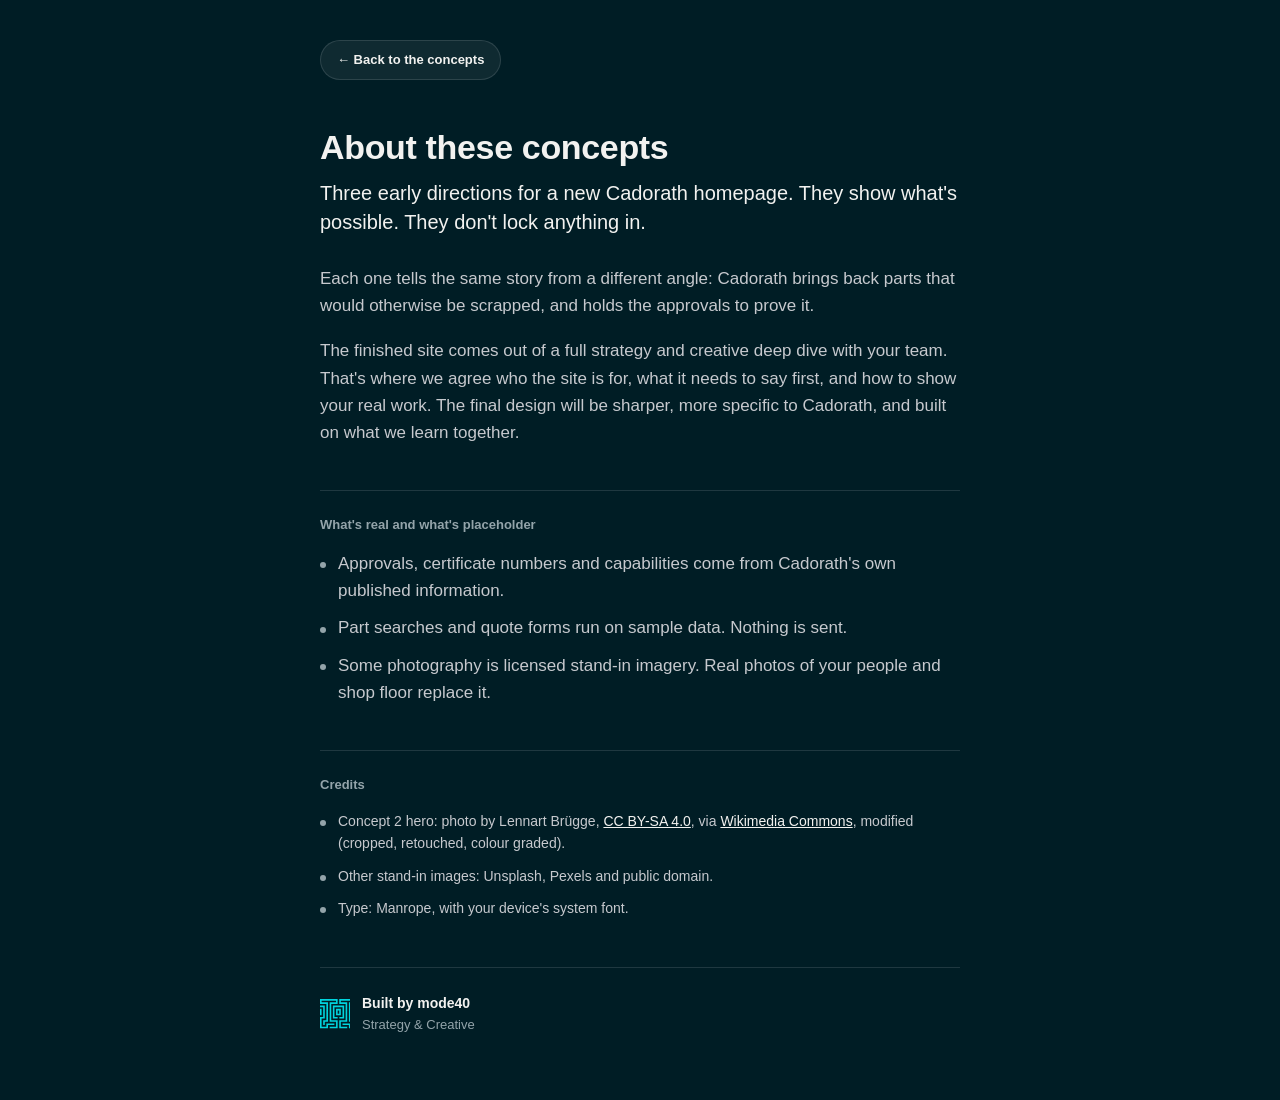
<file: about.html>
<!doctype html>
<html lang="en-CA">
<head>
<meta charset="utf-8">
<meta name="viewport" content="width=device-width, initial-scale=1">
<meta name="robots" content="noindex, nofollow, noarchive">
<title>About these concepts, Cadorath</title>
<style>
  :root { --text: #f2f2f0; --body: #c6c9ce; --muted: #93a4aa; --line: rgba(255, 255, 255, 0.12); }
  * { box-sizing: border-box; }
  body { margin: 0; padding: 40px 16px 64px; background: #001D25; color: var(--text); font: 17px/1.6 -apple-system, BlinkMacSystemFont, "SF Pro Text", "Helvetica Neue", Arial, sans-serif; -webkit-font-smoothing: antialiased; }
  main { max-width: 640px; margin: 0 auto; }
  .back { display: inline-flex; align-items: center; gap: 8px; margin-bottom: 48px; padding: 0 16px; height: 40px; border: 1px solid var(--line); border-radius: 999px; background: rgba(255, 255, 255, 0.06); color: var(--text); text-decoration: none; font-size: 13px; font-weight: 600; }
  .back:hover { background: rgba(255, 255, 255, 0.14); }
  .back:focus-visible, a:focus-visible { outline: 2px solid #fff; outline-offset: 3px; }
  h1 { font-size: 34px; line-height: 1.15; font-weight: 600; letter-spacing: -0.01em; margin: 0 0 12px; }
  .lede { font-size: 20px; line-height: 1.45; color: var(--text); margin: 0 0 28px; }
  p { color: var(--body); margin: 0 0 18px; }
  h2 { font-size: 13px; font-weight: 600; color: var(--muted); margin: 44px 0 14px; padding-top: 24px; border-top: 1px solid var(--line); }
  ul { margin: 0; padding: 0; list-style: none; }
  li { color: var(--body); padding-left: 18px; position: relative; margin: 0 0 10px; }
  li::before { content: ""; position: absolute; left: 0; top: 0.72em; width: 6px; height: 6px; border-radius: 50%; background: var(--muted); }
  .small li { font-size: 14px; }
  a { color: var(--text); }
  .by { display: flex; align-items: center; gap: 12px; margin-top: 48px; padding-top: 24px; border-top: 1px solid var(--line); }
  .by img { width: 30px; height: 30px; display: block; }
  .by b { display: block; font-size: 14px; font-weight: 600; }
  .by span { display: block; font-size: 13px; color: var(--muted); }
</style>
</head>
<body>
<main>
  <a class="back" id="back" href="./">&larr; Back to the concepts</a>

  <h1>About these concepts</h1>
  <p class="lede">Three early directions for a new Cadorath homepage. They show what's possible. They don't lock anything in.</p>

  <p>Each one tells the same story from a different angle: Cadorath brings back parts that would otherwise be scrapped, and holds the approvals to prove it.</p>
  <p>The finished site comes out of a full strategy and creative deep dive with your team. That's where we agree who the site is for, what it needs to say first, and how to show your real work. The final design will be sharper, more specific to Cadorath, and built on what we learn together.</p>

  <h2>What's real and what's placeholder</h2>
  <ul>
    <li>Approvals, certificate numbers and capabilities come from Cadorath's own published information.</li>
    <li>Part searches and quote forms run on sample data. Nothing is sent.</li>
    <li>Some photography is licensed stand-in imagery. Real photos of your people and shop floor replace it.</li>
  </ul>

  <h2>Credits</h2>
  <ul class="small">
    <li>Concept 2 hero: photo by Lennart Brügge, <a href="https://creativecommons.org/licenses/by-sa/4.0/">CC BY-SA 4.0</a>, via <a href="https://commons.wikimedia.org/wiki/File:RECCO_SAR_helicopter_detector.jpg">Wikimedia Commons</a>, modified (cropped, retouched, colour graded).</li>
    <li>Other stand-in images: Unsplash, Pexels and public domain.</li>
    <li>Type: Manrope, with your device's system font.</li>
  </ul>

  <div class="by"><img src="img/mode40-mark-white.svg" alt=""><div><b>Built by mode40</b><span>Strategy &amp; Creative</span></div></div>
</main>
<script>
  // return to the concept the viewer came from
  if (/^#concept-[123]$/.test(location.hash)) document.getElementById('back').href = './' + location.hash;
</script>
</body>
</html>
</file>
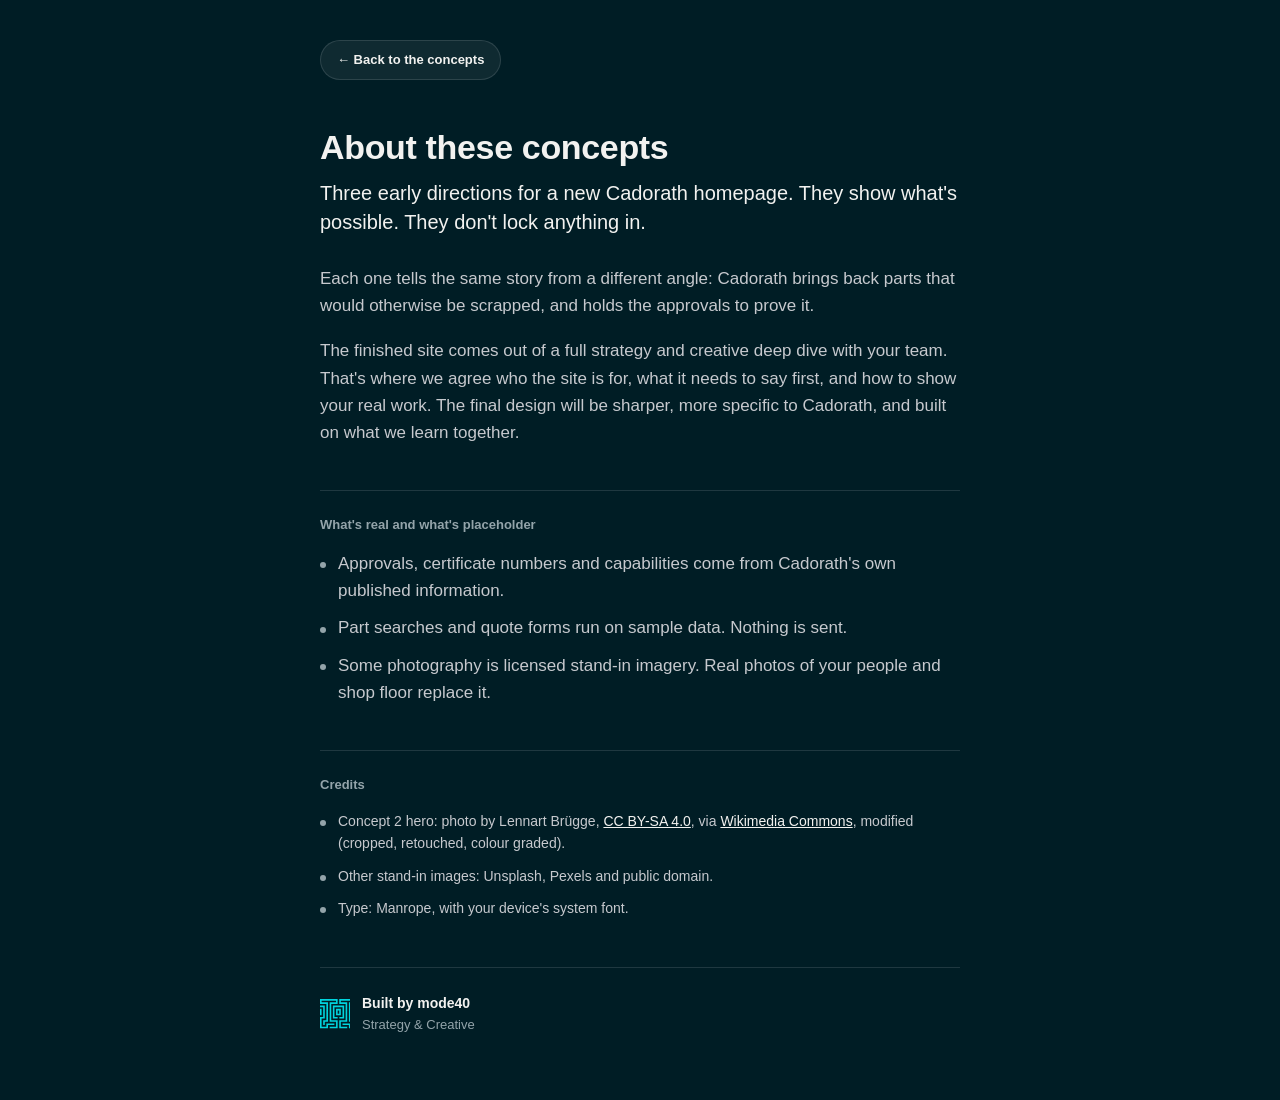
<file: credits.html>
<!doctype html>
<html lang="en-CA"><head><meta charset="utf-8"><meta name="robots" content="noindex, nofollow"><meta http-equiv="refresh" content="0; url=about.html"><title>About these concepts</title></head>
<body><a href="about.html">About these concepts</a></body></html>
</file>
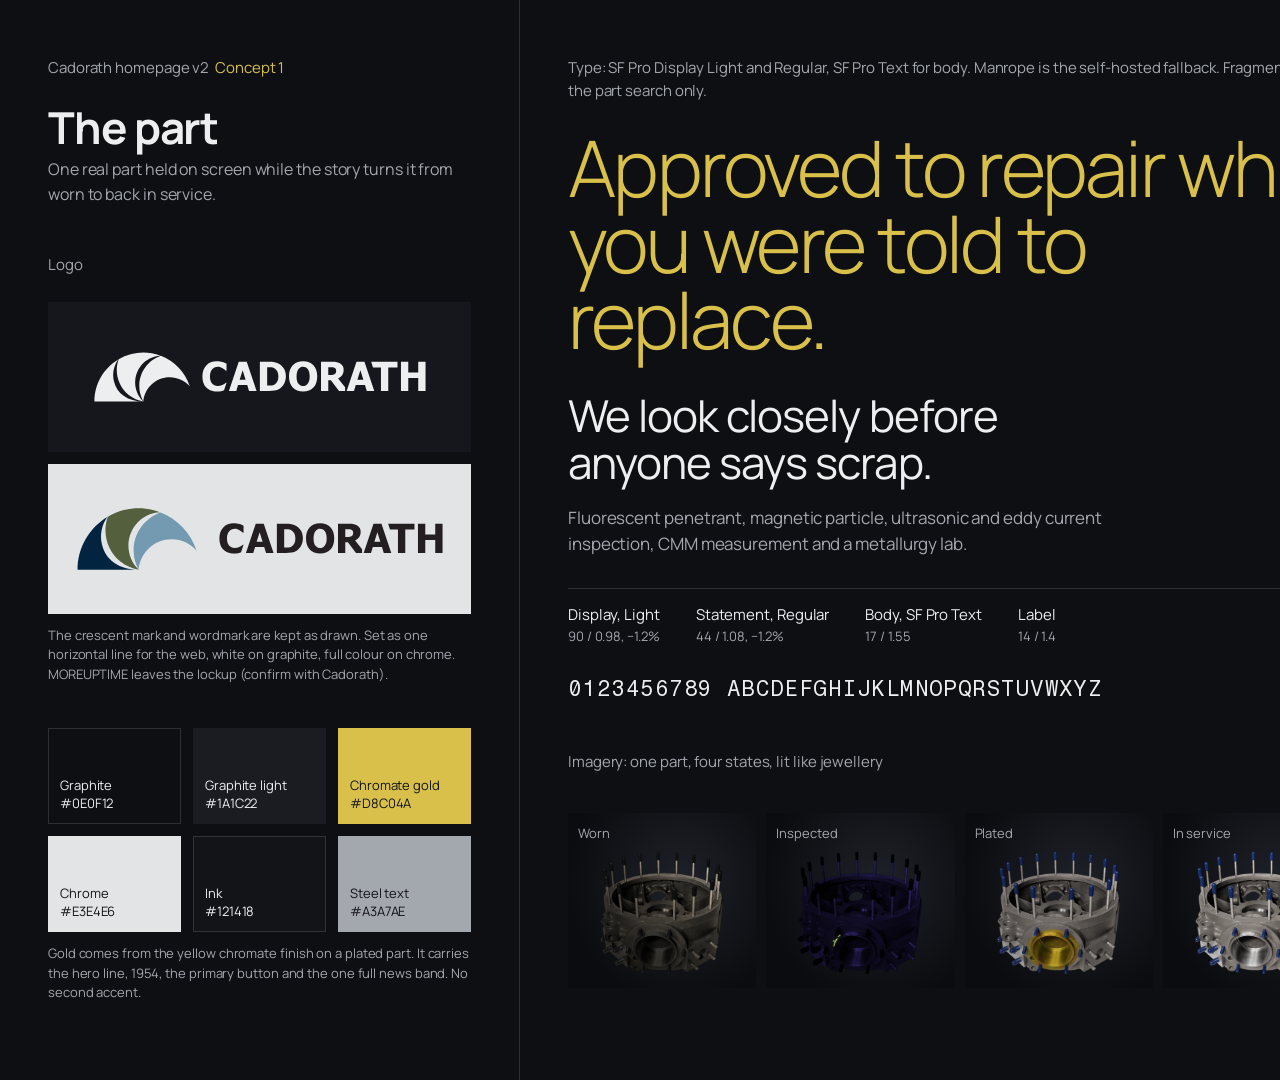
<file: concept-1/brand-sheet.html>
<!doctype html>
<html lang="en-CA"><head>
<meta name="robots" content="noindex, nofollow, noarchive"><meta charset="utf-8"><meta name="viewport" content="width=1920">
<title>Cadorath, concept 1: The part. Brand sheet</title>
<link rel="stylesheet" href="styles.css">
<style>
body{width:1920px;height:1080px;overflow:hidden;background:var(--graphite-1)}
.sheet{display:grid;grid-template-columns:520px 1fr 520px;gap:0;height:1080px}
.col{padding:56px 48px;border-right:1px solid var(--line-d);position:relative}
.col:last-child{border-right:0}
.h{font-size:15px;color:var(--mute);margin-bottom:26px}
.h b{font-weight:400;color:var(--gold)}
.title{font-size:44px;line-height:1.04;letter-spacing:-.025em;margin-bottom:6px}
.sub{color:var(--mute);font-size:16px;margin-bottom:46px}
.logo-dark{height:150px;display:flex;align-items:center;justify-content:center;background:var(--graphite-2);color:var(--white)}
.logo-dark .lockup-mark{width:96px;height:50px}.logo-dark .lockup-word{width:224px;height:32px}
.logo-light{height:150px;display:flex;align-items:center;justify-content:center;background:var(--chrome);color:var(--ink);margin-top:12px;gap:22px}
.logo-light img{width:120px}
.logo-light .lockup-word{width:224px;height:32px;fill:#231F20}
.note{font-size:13px;color:var(--mute);margin-top:12px;line-height:1.5}
.sw{display:grid;grid-template-columns:repeat(3,1fr);gap:12px;margin-top:44px}
.sw div{height:96px;padding:12px;font-size:13px;display:flex;flex-direction:column;justify-content:flex-end;line-height:1.35}
.type .d{font:300 78px/.98 var(--display);letter-spacing:-.012em;line-height:.98;letter-spacing:-.035em;color:var(--gold)}
.type .s{font:400 44px/1.08 var(--display);letter-spacing:-.012em;line-height:1.08;letter-spacing:-.022em;margin-top:34px}
.type .b{font-size:17px;color:var(--mute);max-width:34em;margin-top:18px}
.spec{display:flex;gap:36px;margin-top:30px;font-size:13px;color:var(--mute);border-top:1px solid var(--line-d);padding-top:14px}
.spec span b{display:block;font-weight:400;color:var(--white);font-size:15px}
.mono{font-family:var(--mono);font-size:22px;letter-spacing:.02em;margin-top:26px;color:var(--white)}
.states{display:grid;grid-template-columns:repeat(4,1fr);gap:10px;margin-top:40px}
.states figure{min-width:0;background:radial-gradient(60% 70% at 60% 40%,#1E2128,#0B0C0F);aspect-ratio:1/0.9;display:flex;flex-direction:column;justify-content:space-between;padding:10px}
.states img{width:100%;margin-top:8px}
.states figcaption{font-size:13px;color:var(--mute)}
.recipe{font-size:15px;color:var(--white);line-height:1.55;margin-top:22px}
.recipe li{padding:10px 0;border-top:1px solid var(--line-d)}
.cres{margin-top:4px}
.comp{display:flex;gap:12px;align-items:center;margin-top:22px;flex-wrap:wrap}
.comp .rows{width:100%;margin-top:18px}
.comp .rows li{border-color:var(--line-d)!important}
.comp .row-t{color:var(--mute)}
.search-d{border-bottom:1px solid var(--white);width:100%;margin-top:18px}
.search-d input{color:var(--white)}.search-d input::placeholder{color:rgba(237,238,239,.45)}
</style></head><body>
<svg width="0" height="0" style="position:absolute" aria-hidden="true" focusable="false">
  <defs>
    <clipPath id="crescent" clipPathUnits="objectBoundingBox">
      <path transform="scale(0.0040571 0.0080343) translate(-1.119 -2.4)" d="M1.119,126.866C1.119,80.751 25.827,40.406 62.729,18.351L63.758,17.743C96.412,-1.307 136.294,-4.788 171.874,8.581L172.993,9.006C208.251,22.642 235.85,51.636 247.601,87.784C234.993,73.458 216.537,64.408 195.95,64.408C160.095,64.408 130.659,91.84 127.453,126.857Z"/>
    </clipPath>
    <symbol id="mark" viewBox="0 0 248.3 127.4">
      <path d="M247.601,87.784C235.85,51.636 208.251,22.642 172.993,9.006C140.522,20.048 117.152,50.772 117.152,86.976C117.152,101.446 120.897,115.038 127.453,126.857C130.659,91.84 160.095,64.408 195.95,64.408C216.537,64.408 234.993,73.458 247.601,87.784Z"/>
      <path d="M171.874,8.581C136.294,-4.788 96.412,-1.307 63.758,17.743C52.13,50.006 61.562,87.438 89.855,110.024C101.169,119.056 114.126,124.607 127.451,126.859C102.086,102.503 99.013,62.384 121.38,34.366C134.222,18.277 152.813,9.498 171.874,8.581Z"/>
      <path d="M51.379,73.898C46.866,53.816 51.553,33.82 62.729,18.351C25.827,40.406 1.119,80.751 1.119,126.866L127.453,126.858C88.399,126.858 58.896,107.348 51.379,73.898Z"/>
    </symbol>
    <symbol id="wordmark" viewBox="0 142.4 248.3 35.6"><path d="M148.426,155.494C148.17,156.058 147.785,156.548 147.261,156.948C146.709,157.401 146.041,157.694 145.25,157.831C144.46,157.969 143.499,158.039 142.367,158.039L140.037,158.039L140.037,149.312L142.756,149.312C143.684,149.312 144.463,149.341 145.087,149.401C145.71,149.457 146.274,149.598 146.783,149.813C147.506,150.132 148.026,150.585 148.341,151.175C148.653,151.761 148.808,152.459 148.808,153.271C148.808,154.188 148.678,154.926 148.426,155.494ZM158.727,171.705L151.005,161.976C152.876,161.063 154.367,159.831 155.487,158.288C156.604,156.74 157.161,154.729 157.161,152.251C157.161,150.496 156.823,149.048 156.14,147.909C155.458,146.77 154.534,145.832 153.377,145.093C152.245,144.381 151.012,143.913 149.676,143.687C148.341,143.464 146.775,143.349 144.979,143.349L131.944,143.349L131.944,175.75L140.037,175.75L140.037,163.868L142.953,163.868L151.985,175.75L158.727,175.75L158.727,171.705Z"/><path d="M119.336,159.54C119.336,157.61 119.136,155.966 118.739,154.612C118.338,153.254 117.808,152.141 117.14,151.269C116.442,150.386 115.656,149.751 114.776,149.369C113.9,148.983 112.992,148.79 112.049,148.79C111.047,148.79 110.142,148.968 109.329,149.324C108.517,149.681 107.734,150.315 106.977,151.228C106.313,152.067 105.771,153.184 105.359,154.579C104.943,155.97 104.735,157.632 104.735,159.562C104.735,161.547 104.936,163.198 105.326,164.512C105.715,165.825 106.253,166.924 106.936,167.807C107.63,168.709 108.42,169.351 109.307,169.733C110.19,170.119 111.107,170.312 112.049,170.312C113.006,170.312 113.934,170.104 114.832,169.688C115.734,169.28 116.509,168.634 117.162,167.766C117.856,166.823 118.394,165.721 118.773,164.467C119.148,163.213 119.336,161.569 119.336,159.54ZM127.738,159.562C127.738,164.798 126.335,168.92 123.537,171.918C120.735,174.924 116.902,176.423 112.027,176.423C107.14,176.423 103.303,174.905 100.517,171.866C97.73,168.827 96.338,164.723 96.338,159.562C96.338,154.352 97.73,150.237 100.517,147.213C103.303,144.189 107.14,142.675 112.027,142.675C116.902,142.675 120.735,144.182 123.537,147.191C126.335,150.204 127.738,154.323 127.738,159.562Z"/><path d="M48.074,163.26L44.767,152.578L41.458,163.26L48.074,163.26ZM29.495,175.75L40.437,143.349L49.313,143.349L60.259,175.75L51.884,175.75L49.859,169.134L39.677,169.134L37.65,175.75L29.495,175.75Z"/><path d="M84.511,159.517C84.511,157.387 84.144,155.561 83.409,154.044C82.678,152.53 81.55,151.346 80.028,150.485C78.926,149.877 77.769,149.543 76.559,149.487C75.346,149.428 73.899,149.398 72.214,149.398L72.062,149.398L72.062,169.68L72.214,169.68C74.047,169.68 75.587,169.647 76.838,169.58C78.095,169.517 79.286,169.127 80.418,168.419C81.754,167.576 82.767,166.415 83.464,164.934C84.162,163.454 84.511,161.651 84.511,159.517ZM92.863,159.584C92.863,162.6 92.203,165.301 90.885,167.688C89.565,170.073 87.899,171.906 85.88,173.183C84.195,174.27 82.366,174.971 80.384,175.279C78.407,175.595 76.299,175.751 74.066,175.751L63.924,175.751L63.924,143.35L73.981,143.35C76.255,143.35 78.388,143.494 80.374,143.784C82.362,144.073 84.229,144.778 85.969,145.895C88.099,147.261 89.784,149.097 91.016,151.413C92.247,153.725 92.863,156.448 92.863,159.584Z"/><path d="M26.069,166.579C23.272,168.965 17.624,171.837 12.871,169.161C12.414,168.902 11.798,168.471 11.316,168.004C10.444,167.165 9.739,166.055 9.205,164.686C8.667,163.314 8.399,161.621 8.399,159.607C8.399,157.688 8.655,156.029 9.171,154.623C9.687,153.217 10.351,152.1 11.164,151.269C12.047,150.356 12.979,149.714 13.958,149.343C14.938,148.976 16.014,148.79 17.19,148.79C18.177,148.79 19.123,148.953 20.028,149.28C20.934,149.607 21.765,150 22.518,150.467C23.275,150.931 23.95,151.406 24.544,151.892C25.138,152.379 25.631,152.794 26.025,153.143L26.852,153.143L26.852,145.418C26.314,145.143 25.609,144.816 24.741,144.438C23.869,144.063 23.064,143.766 22.325,143.548C21.383,143.284 20.396,143.08 19.364,142.939C18.337,142.794 17.175,142.72 15.883,142.72C11.023,142.72 7.16,144.249 4.299,147.302C1.431,150.352 0,154.449 0,159.584C0,164.905 1.427,169.039 4.284,171.974C5.546,173.269 6.971,174.322 8.659,174.987C15.439,177.644 21.602,175.837 24.08,174.827L26.867,166.579L26.069,166.579Z"/><path d="M179.054,163.26L175.749,152.578L172.439,163.26L179.054,163.26ZM160.476,175.75L171.419,143.349L180.294,143.349L191.24,175.75L182.862,175.75L180.839,169.134L170.658,169.134L168.631,175.75L160.476,175.75Z"/><path d="M198.633,175.751L198.633,149.528L189.788,149.528L187.751,143.35L217.027,143.35L217.027,149.528L206.771,149.528L206.771,175.751L198.633,175.751Z"/><path d="M248.246,175.751L240.108,175.751L240.108,161.391L229.033,161.391L229.033,175.751L220.895,175.751L220.895,143.35L229.033,143.35L229.033,155.209L240.108,155.209L240.108,143.35L248.246,143.35L248.246,175.751Z"/></symbol>
    <symbol id="arrow" viewBox="0 0 16 16"><path d="M2 8h11M9 4l4 4-4 4" fill="none" stroke="currentColor" stroke-width="1.25"/></symbol>
  </defs>
</svg>
<div class="sheet">
 <section class="col">
  <p class="h">Cadorath homepage v2 &nbsp;<b>Concept 1</b></p>
  <h1 class="title">The part</h1>
  <p class="sub">One real part held on screen while the story turns it from worn to back in service.</p>
  <p class="h">Logo</p>
  <div class="logo-dark lockup"><svg class="lockup-mark"><use href="#mark"/></svg><svg class="lockup-word"><use href="#wordmark"/></svg></div>
  <div class="logo-light lockup"><img src="img/mark-colour.svg" alt=""><svg class="lockup-word"><use href="#wordmark"/></svg></div>
  <p class="note">The crescent mark and wordmark are kept as drawn. Set as one horizontal line for the web, white on graphite, full colour on chrome. MOREUPTIME leaves the lockup (confirm with Cadorath).</p>
  <div class="sw">
   <div style="background:#0E0F12;box-shadow:inset 0 0 0 1px var(--line-d)">Graphite<br>#0E0F12</div>
   <div style="background:#1A1C22">Graphite light<br>#1A1C22</div>
   <div style="background:#D8C04A;color:#121418">Chromate gold<br>#D8C04A</div>
   <div style="background:#E3E4E6;color:#121418">Chrome<br>#E3E4E6</div>
   <div style="background:#121418;box-shadow:inset 0 0 0 1px var(--line-d)">Ink<br>#121418</div>
   <div style="background:#A3A7AE;color:#121418">Steel text<br>#A3A7AE</div>
  </div>
  <p class="note">Gold comes from the yellow chromate finish on a plated part. It carries the hero line, 1954, the primary button and the one full news band. No second accent.</p>
 </section>
 <section class="col type">
  <p class="h">Type: SF Pro Display Light and Regular, SF Pro Text for body. Manrope is the self-hosted fallback. Fragment Mono in the part search only.</p>
  <p class="d">Approved to repair what<br>you were told to replace.</p>
  <p class="s">We look closely before<br>anyone says scrap.</p>
  <p class="b">Fluorescent penetrant, magnetic particle, ultrasonic and eddy current inspection, CMM measurement and a metallurgy lab.</p>
  <div class="spec">
   <span><b>Display, Light</b>90 / 0.98, &minus;1.2%</span>
   <span><b>Statement, Regular</b>44 / 1.08, &minus;1.2%</span>
   <span><b>Body, SF Pro Text</b>17 / 1.55</span>
   <span><b>Label</b>14 / 1.4</span>
  </div>
  <p class="mono">0123456789 ABCDEFGHIJKLMNOPQRSTUVWXYZ</p>
  <p class="h" style="margin-top:44px">Imagery: one part, four states, lit like jewellery</p>
  <div class="states">
   <figure><figcaption>Worn</figcaption><img src="img/part-1-worn.webp" alt=""></figure>
   <figure><figcaption>Inspected</figcaption><img src="img/part-2-inspected.webp" alt=""></figure>
   <figure><figcaption>Plated</figcaption><img src="img/part-3-plated.webp" alt=""></figure>
   <figure><figcaption>In service</figcaption><img src="img/part-4-service.webp" alt=""></figure>
  </div>
 </section>
 <section class="col">
  <p class="h">The one crop: the outline of the crescent mark</p>
  <figure class="crescent cres"><img src="img/aircraft-bell206-fog.webp" alt="" style="object-position:0% 50%"></figure>
  <ol class="recipe">
   <li>The crescent crop is used once, uncut and full bleed, on the closing aircraft. Copy sits in the scoop.</li>
   <li>Parts shot on black in a light tent, one raking light from the upper right.</li>
   <li>Real Cadorath shop frames run full bleed. One aircraft only, at the end.</li>
  </ol>
  <p class="h" style="margin-top:34px">Components</p>
  <div class="comp">
   <a class="btn btn-gold" href="#">Request a quote <svg><use href="#arrow"/></svg></a>
   <a class="btn btn-line" href="#">1 800 470 7069</a>
   <div class="search search-d"><input placeholder="Part number" aria-label="Part number"><a class="link" style="margin:0 0 8px">Search <svg><use href="#arrow"/></svg></a></div>
   <ul class="rows rows-dark"><li><span class="row-h">Airbus Helicopters</span><span class="row-t">D-Level approved repair centre</span></li><li><span class="row-h">Rolls-Royce</span><span class="row-t">AMROC for M250 and RR300</span></li></ul>
  </div>
 </section>
</div>
</body></html>
</file>
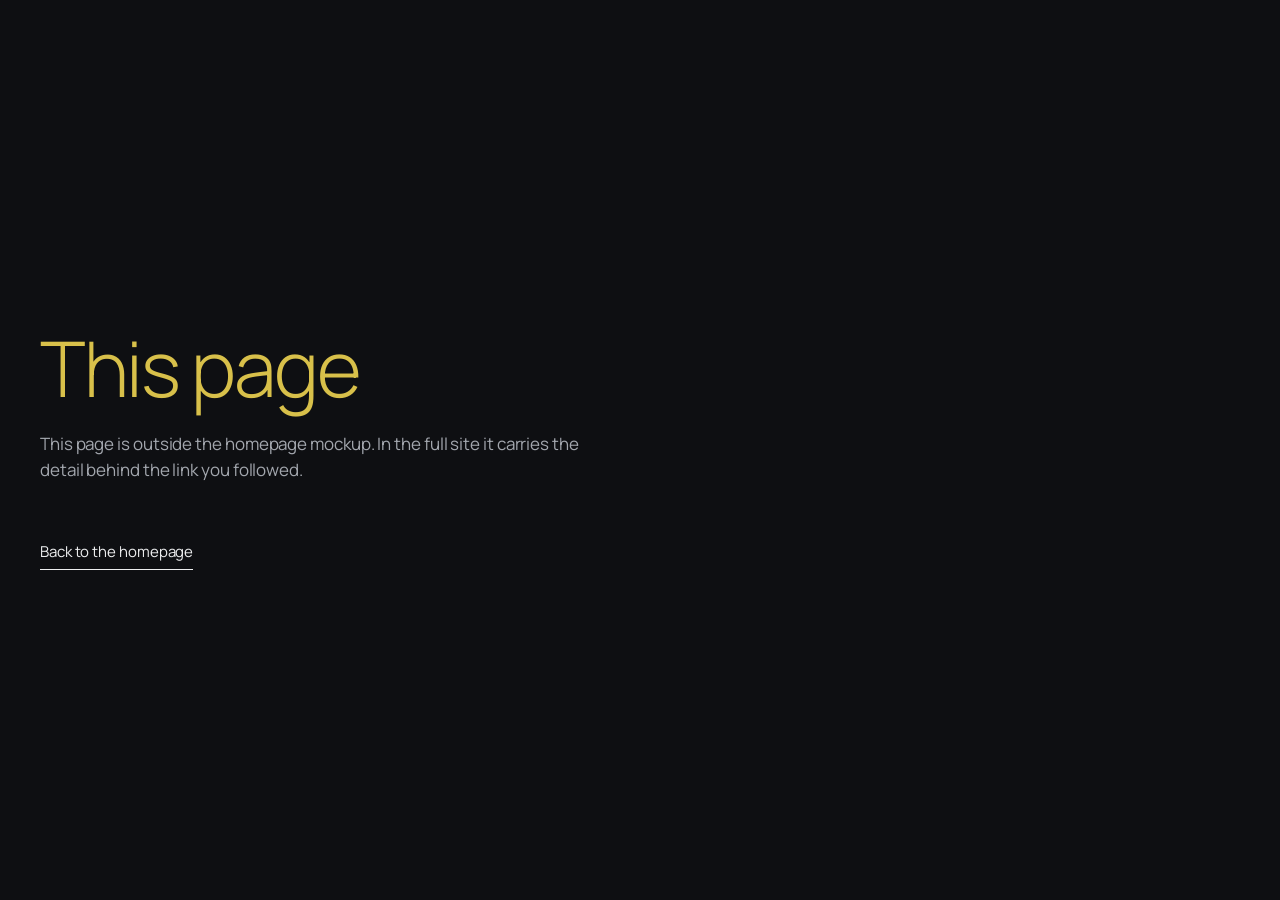
<file: concept-1/stub.html>
<!doctype html>
<html lang="en-CA">
<head>
<meta name="robots" content="noindex, nofollow, noarchive">
<meta charset="utf-8">
<meta name="viewport" content="width=device-width, initial-scale=1">
<title>Cadorath</title>
<link rel="stylesheet" href="styles.css">
<style>
  .stub { min-height: 100vh; display: flex; flex-direction: column; justify-content: center; padding: 120px var(--m); }
  .stub h1 { font: 300 clamp(44px, 6vw, 88px)/1 var(--display); letter-spacing: -.03em; color: var(--gold); }
  .stub p { margin-top: 24px; }
</style>
</head>
<body>
<main class="stub">
  <h1 data-title>This page</h1>
  <p class="body">This page is outside the homepage mockup. In the full site it carries the detail behind the link you followed.</p>
  <p><a class="link" href="index.html">Back to the homepage</a></p>
</main>
<script>
  const p = new URLSearchParams(location.search).get('p');
  if (p) { document.querySelector('[data-title]').textContent = p; document.title = p + ' | Cadorath'; }
</script>
</body>
</html>
</file>
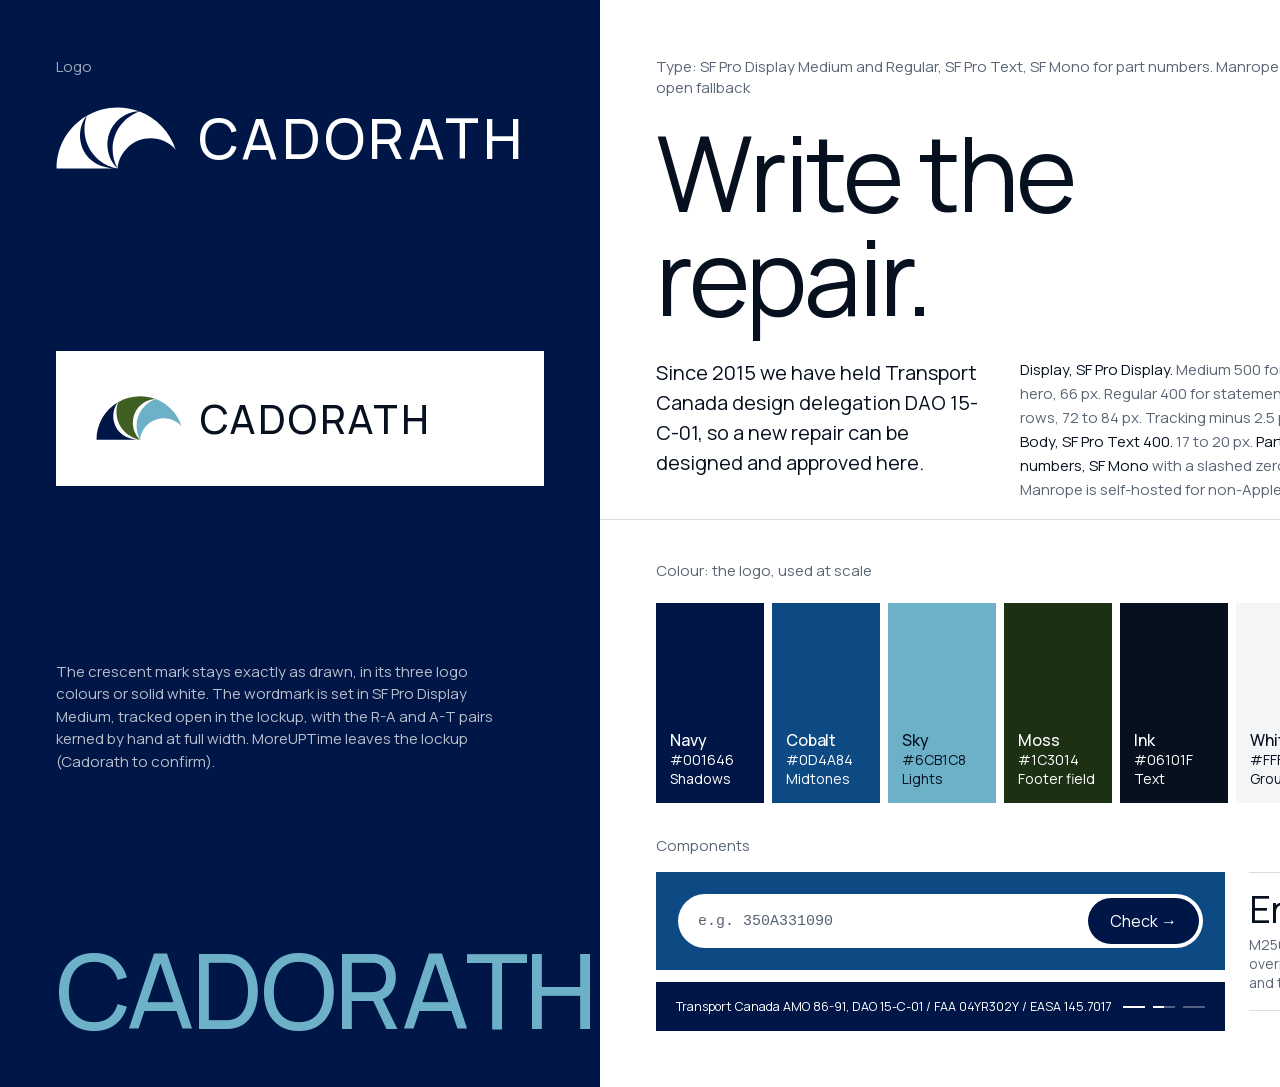
<file: concept-2/brand-sheet.html>
<!doctype html>
<html lang="en-CA">
<head>
<meta name="robots" content="noindex, nofollow, noarchive">
<meta charset="utf-8">
<meta name="viewport" content="width=1920">
<title>Cadorath brand sheet: Back in service</title>
<style>
@font-face{font-family:"CD";src:local("SF Pro Display Regular"),local("SFProDisplay-Regular");font-weight:400}
@font-face{font-family:"CD";src:local("SF Pro Display Medium"),local("SFProDisplay-Medium");font-weight:500}
@font-face{font-family:"CM";src:local("SF Mono Regular"),local("SFMono-Regular");font-weight:400}
@font-face{font-family:"CT";src:local("SF Pro Text"),local("SFProText-Regular");font-weight:400}
@font-face{font-family:"Manrope";src:url(fonts/Manrope-latin.woff2) format("woff2");font-weight:200 800}
*{box-sizing:border-box;margin:0;padding:0}
body{width:1920px;height:1080px;overflow:hidden;font-family:"CT","SF Pro Text",-apple-system,"Manrope",sans-serif;color:#06101F;background:#fff;-webkit-font-smoothing:antialiased}
.d{font-family:"CD","SF Pro Display",-apple-system,"Manrope",sans-serif;font-weight:400;letter-spacing:-0.025em;line-height:1}
.lock b,.lock-white b,.sw b{font-family:"CD","SF Pro Display",-apple-system,"Manrope",sans-serif}
.sheet{display:grid;grid-template-columns:600px minmax(0,1fr) 520px;grid-template-rows:520px 1fr;height:1080px}
h2{font-size:15px;font-weight:400;color:#5A6675;margin-bottom:22px}
.note{font-size:15px;line-height:1.5;color:#5A6675}

/* logo */
.logo{grid-row:1 / span 2;background:#001646;color:#fff;padding:56px;display:flex;flex-direction:column;justify-content:space-between}
.logo h2{color:rgba(255,255,255,.62)}
.lock{display:flex;align-items:center;gap:22px}
.lock svg{width:120px;height:62px}
.lock b{font-weight:500;font-size:56px;letter-spacing:.06em}
.big{font-family:"CD","SF Pro Display",-apple-system,"Manrope",sans-serif;font-weight:500;font-size:104px;letter-spacing:-0.02em;line-height:.8;color:#6CB1C8;white-space:nowrap}
.lock-white{background:#fff;color:#06101F;padding:40px;display:flex;align-items:center;gap:18px}
.lock-white svg{width:86px;height:44px}
.lock-white b{font-weight:500;font-size:40px;letter-spacing:.06em}
.logo .note{color:rgba(255,255,255,.72);max-width:440px}

/* type */
.type{padding:56px 56px 40px;border-bottom:1px solid #D7DDE3}
.spec{font-size:104px}
.type .row{display:grid;grid-template-columns:1fr 1fr;gap:40px;margin-top:30px;align-items:start}
.type .body{font-size:20px;line-height:1.5}
.meta{font-size:15px;line-height:1.6;color:#5A6675}
.meta strong{color:#06101F;font-weight:400}

/* imagery */
.img{grid-column:3;grid-row:1 / span 2;padding:56px 56px 48px 8px;display:flex;flex-direction:column}
.ba{display:grid;gap:10px}
.ba img{width:100%;aspect-ratio:16/10;object-fit:cover;display:block}
.ba span{font-size:13px;color:#5A6675}
.recipe{list-style:none;margin-top:26px;counter-reset:r}
.recipe li{counter-increment:r;display:grid;grid-template-columns:28px 1fr;font-size:15px;line-height:1.45;padding:9px 0;border-top:1px solid #D7DDE3}
.recipe li::before{content:counter(r);color:#5A6675}
.ramp{display:flex;height:14px;margin-top:6px}
.ramp i{flex:1}

/* colour + components */
.bottom{grid-column:2;display:flex;flex-direction:column;gap:32px;padding:40px 56px 56px}
.sw{display:grid;grid-template-columns:repeat(6,1fr);gap:8px;height:200px}
.sw div{padding:14px;display:flex;flex-direction:column;justify-content:flex-end;font-size:14px;line-height:1.35}
.sw b{font-weight:500;font-size:16px;letter-spacing:-0.01em;display:block}
.comp{display:grid;grid-template-columns:1fr 1fr;gap:16px 24px;align-items:start}
.comp h2{grid-column:1 / -1;margin-bottom:0}
.comp .stack{display:flex;flex-direction:column;gap:12px}
.field{background:#0D4A84;padding:22px;display:flex;gap:12px;align-items:center}
.pill{white-space:nowrap;display:inline-flex;align-items:center;gap:10px;height:46px;padding:0 22px;border-radius:40px;font-size:16px;background:#fff;color:#06101F}
.pill.dk{background:#001646;color:#fff}
.arow{display:grid;grid-template-columns:1fr auto;align-items:center;border-top:1px solid #D7DDE3;border-bottom:1px solid #D7DDE3;padding:16px 0 18px}
.arow h3{font-size:38px}
.arow p{font-size:14px;color:#5A6675;margin-top:8px}
.arow svg{width:64px;height:28px}
.capr{background:#001646;color:#fff;display:flex;justify-content:space-between;align-items:center;gap:12px;padding:16px 20px;font-size:12.5px;white-space:nowrap}
.capr svg{flex:none}
.capr svg{width:36px;height:36px;transform:rotate(-90deg)}
.ask{display:flex;align-items:center;background:#fff;border-radius:40px;padding:4px;flex:1}
.ask .ph{flex:1;padding:0 16px;font-size:15px;color:#566272}
.tk{display:flex;gap:8px}.tk i{display:block;width:22px;height:2px;background:rgba(255,255,255,.32)}.tk i.f{background:#fff}.tk i.h{background:linear-gradient(90deg,#fff 50%,rgba(255,255,255,.32) 50%)}
</style>
</head>
<body>
<svg width="0" height="0" style="position:absolute" aria-hidden="true">
  <symbol id="mark" viewBox="0 0 248.3 127.4"><path d="M247.601,87.784C235.85,51.636 208.251,22.642 172.993,9.006C140.522,20.048 117.152,50.772 117.152,86.976C117.152,101.446 120.897,115.038 127.453,126.857C130.659,91.84 160.095,64.408 195.95,64.408C216.537,64.408 234.993,73.458 247.601,87.784Z"/><path d="M171.874,8.581C136.294,-4.788 96.412,-1.307 63.758,17.743C52.13,50.006 61.562,87.438 89.855,110.024C101.169,119.056 114.126,124.607 127.451,126.859C102.086,102.503 99.013,62.384 121.38,34.366C134.222,18.277 152.813,9.498 171.874,8.581Z"/><path d="M51.379,73.898C46.866,53.816 51.553,33.82 62.729,18.351C25.827,40.406 1.119,80.751 1.119,126.866L127.453,126.858C88.399,126.858 58.896,107.348 51.379,73.898Z"/></symbol>
  <symbol id="markc" viewBox="0 0 248.3 127.4"><path fill="#6CB1C8" d="M247.601,87.784C235.85,51.636 208.251,22.642 172.993,9.006C140.522,20.048 117.152,50.772 117.152,86.976C117.152,101.446 120.897,115.038 127.453,126.857C130.659,91.84 160.095,64.408 195.95,64.408C216.537,64.408 234.993,73.458 247.601,87.784Z"/><path fill="#3E5F21" d="M171.874,8.581C136.294,-4.788 96.412,-1.307 63.758,17.743C52.13,50.006 61.562,87.438 89.855,110.024C101.169,119.056 114.126,124.607 127.451,126.859C102.086,102.503 99.013,62.384 121.38,34.366C134.222,18.277 152.813,9.498 171.874,8.581Z"/><path fill="#001646" d="M51.379,73.898C46.866,53.816 51.553,33.82 62.729,18.351C25.827,40.406 1.119,80.751 1.119,126.866L127.453,126.858C88.399,126.858 58.896,107.348 51.379,73.898Z"/></symbol>
</svg>
<div class="sheet">

  <section class="logo">
    <div>
      <h2>Logo</h2>
      <div class="lock"><svg fill="#fff"><use href="#mark"/></svg><b>CADORATH</b></div>
    </div>
    <div class="lock-white"><svg><use href="#markc"/></svg><b>CADORATH</b></div>
    <p class="note">The crescent mark stays exactly as drawn, in its three logo colours or solid white. The wordmark is set in SF Pro Display Medium, tracked open in the lockup, with the R-A and A-T pairs kerned by hand at full width. MoreUPTime leaves the lockup (Cadorath to confirm).</p>
    <p class="big" aria-label="Cadorath">CADO<span style="margin-right:.02em">R</span><span style="margin-right:-.01em">A</span>TH</p>
  </section>

  <section class="type">
    <h2>Type: SF Pro Display Medium and Regular, SF Pro Text, SF Mono for part numbers. Manrope as the open fallback</h2>
    <p class="spec d">Write the repair.</p>
    <div class="row">
      <p class="body">Since 2015 we have held Transport Canada design delegation DAO 15-C-01, so a new repair can be designed and approved here.</p>
      <p class="meta"><strong>Display, SF Pro Display.</strong> Medium 500 for the hero, 66 px. Regular 400 for statements and rows, 72 to 84 px. Tracking minus 2.5 percent. <strong>Body, SF Pro Text 400.</strong> 17 to 20 px. <strong>Part numbers, SF Mono</strong> with a slashed zero. Manrope is self-hosted for non-Apple viewers.</p>
    </div>
  </section>

  <section class="img">
    <h2>Imagery: the aircraft working, graded in the logo blue</h2>
    <div class="ba">
      <img src="img/recipe-before.jpg" alt="Source frame before the grade."><span>Source frame, operator marks retouched out</span>
      <img src="img/recipe-after.jpg" alt="The same frame after the Cadorath grade."><span>After the grade</span>
    </div>
    <ol class="recipe">
      <li><span>Show the aircraft at work. Never the part on a bench, never a livery or operator logo.</span></li>
      <li><span>Map luminance to the logo blues.<div class="ramp"><i style="background:#030F26"></i><i style="background:#001646"></i><i style="background:#0D4A84"></i><i style="background:#2F7DB9"></i><i style="background:#7CB9CF"></i><i style="background:#F2F8FA"></i></div></span></li>
      <li><span>Paint, loads and buckets go into the blue with everything else. Only real light stays warm: low sun on cloud.</span></li>
      <li><span>Shadows lifted so the aircraft keeps its detail. Fine grain. One script grades every frame.</span></li>
    </ol>
  </section>

  <section class="bottom">
    <div>
      <h2>Colour: the logo, used at scale</h2>
      <div class="sw">
        <div style="background:#001646;color:#fff"><b>Navy</b>#001646<br>Shadows</div>
        <div style="background:#0D4A84;color:#fff"><b>Cobalt</b>#0D4A84<br>Midtones</div>
        <div style="background:#6CB1C8;color:#06101F"><b>Sky</b>#6CB1C8<br>Lights</div>
        <div style="background:#1C3014;color:#fff"><b>Moss</b>#1C3014<br>Footer field</div>
        <div style="background:#06101F;color:#fff"><b>Ink</b>#06101F<br>Text</div>
        <div style="background:#F3F5F7;color:#06101F"><b>White</b>#FFFFFF<br>Ground</div>
      </div>
    </div>
    <div class="comp">
      <h2>Components</h2>
      <div class="stack"><div class="field"><span class="ask"><span class="ph" style="font-family:CM,ui-monospace,monospace">e.g. 350A331090</span><span class="pill dk">Check →</span></span></div>
      <div class="capr"><span>Transport Canada AMO 86-91, DAO 15-C-01 / FAA 04YR302Y / EASA 145.7017</span><span class="tk"><i class="f"></i><i class="h"></i><i></i></span></div></div><div class="arow"><div><h3 class="d">Engines</h3><p>M250 and RR300 overhaul, exchange and test.</p></div><svg viewBox="0 0 96 40"><path d="M0 20h92M74 2l18 18-18 18" fill="none" stroke="currentColor" stroke-width="2.4"/></svg></div>
    </div>
  </section>
</div>
</body>
</html>
</file>
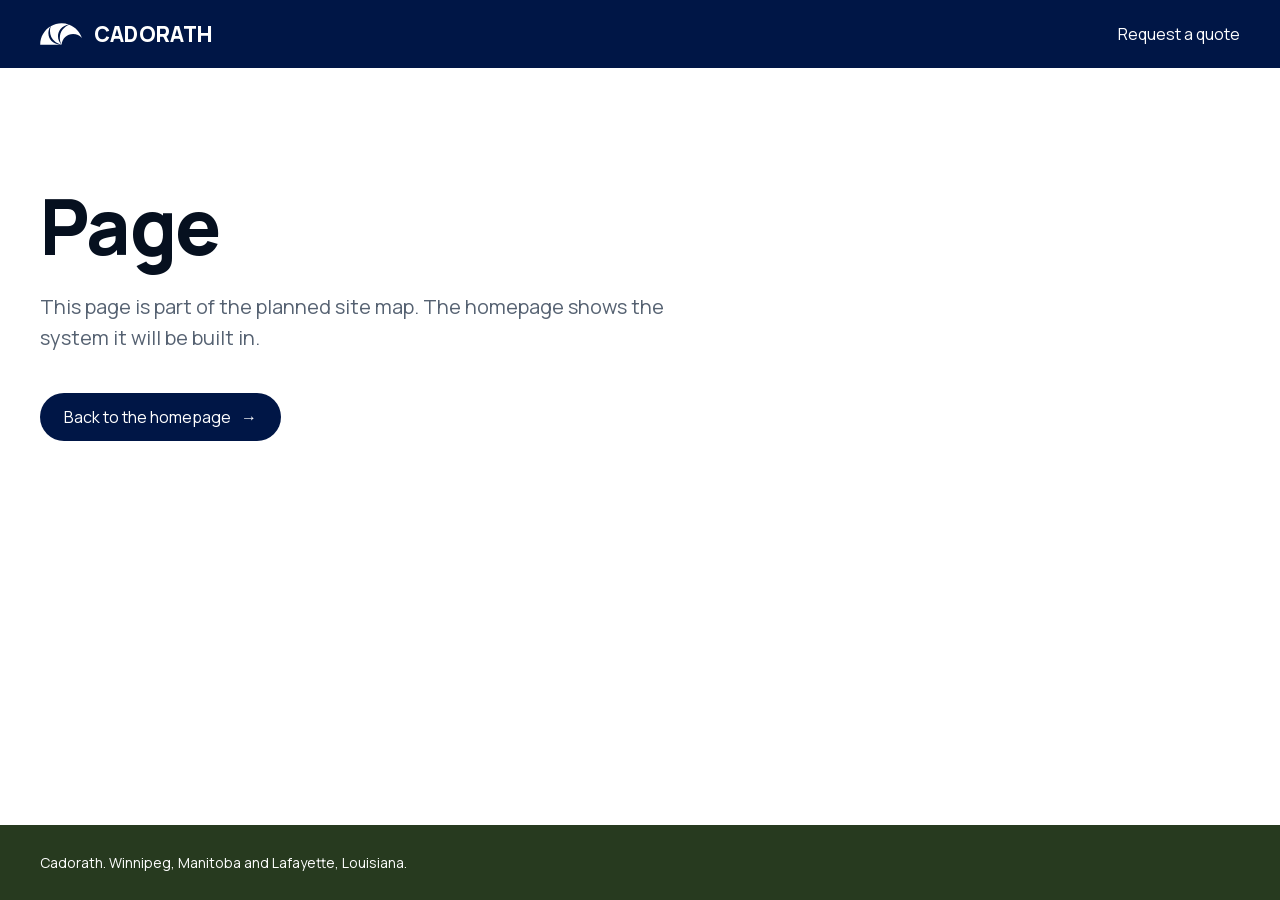
<file: concept-2/stub.html>
<!doctype html>
<html lang="en-CA">
<head>
<meta name="robots" content="noindex, nofollow, noarchive">
<meta charset="utf-8">
<meta name="viewport" content="width=device-width, initial-scale=1">
<title>Cadorath</title>
<style>
@font-face{font-family:"CD";src:local("SF Pro Display Heavy"),local("SFProDisplay-Heavy");font-weight:800}
@font-face{font-family:"CT";src:local("SF Pro Text"),local("SFProText-Regular");font-weight:400}
@font-face{font-family:"Manrope";src:url(fonts/Manrope-latin.woff2) format("woff2");font-weight:200 800;font-display:swap}
*{box-sizing:border-box;margin:0;padding:0}
body{font-family:"CT","SF Pro Text",-apple-system,"Manrope",sans-serif;color:#06101F;background:#fff;min-height:100vh;display:grid;grid-template-rows:auto 1fr auto;-webkit-font-smoothing:antialiased}
a{color:inherit;text-decoration:none}
:focus-visible{outline:2px solid #6CB1C8;outline-offset:3px;border-radius:4px}
header{background:#001646;color:#fff;display:flex;justify-content:space-between;align-items:center;padding:20px 40px}
.brand{display:flex;align-items:center;gap:12px}.brand svg{width:42px;height:22px}
.brand b{font-family:"CD","SF Pro Display",-apple-system,"Manrope",sans-serif;font-weight:800;font-size:21px;letter-spacing:.01em}
main{padding:120px 40px;max-width:1100px}
h1{font-family:"CD","SF Pro Display",-apple-system,"Manrope",sans-serif;font-weight:800;letter-spacing:-0.022em;line-height:.98;font-size:clamp(44px,6vw,88px)}
p{font-size:20px;line-height:1.55;margin-top:28px;max-width:34em;color:#566272}
.pill{display:inline-flex;align-items:center;gap:10px;height:48px;padding:0 24px;border-radius:40px;background:#001646;color:#fff;margin-top:40px;transition:background .25s}
.pill:hover{background:#0D4A84}
footer{background:#1C3014;color:#fff;padding:28px 40px;font-size:14px;opacity:.95}
@media (max-width:760px){header,main,footer{padding-left:20px;padding-right:20px}main{padding-top:72px}}
</style>
</head>
<body>
<header><a class="brand" href="./" aria-label="Cadorath home"><svg viewBox="0 0 248.3 127.4" fill="currentColor" aria-hidden="true"><path d="M247.601,87.784C235.85,51.636 208.251,22.642 172.993,9.006C140.522,20.048 117.152,50.772 117.152,86.976C117.152,101.446 120.897,115.038 127.453,126.857C130.659,91.84 160.095,64.408 195.95,64.408C216.537,64.408 234.993,73.458 247.601,87.784Z"/><path d="M171.874,8.581C136.294,-4.788 96.412,-1.307 63.758,17.743C52.13,50.006 61.562,87.438 89.855,110.024C101.169,119.056 114.126,124.607 127.451,126.859C102.086,102.503 99.013,62.384 121.38,34.366C134.222,18.277 152.813,9.498 171.874,8.581Z"/><path d="M51.379,73.898C46.866,53.816 51.553,33.82 62.729,18.351C25.827,40.406 1.119,80.751 1.119,126.866L127.453,126.858C88.399,126.858 58.896,107.348 51.379,73.898Z"/></svg><b>CADORATH</b></a><a href="./#quote">Request a quote</a></header>
<main>
  <h1 id="t">Repair</h1>
  <p>This page is part of the planned site map. The homepage shows the system it will be built in.</p>
  <a class="pill" href="./">Back to the homepage <span aria-hidden="true">→</span></a>
</main>
<footer>Cadorath. Winnipeg, Manitoba and Lafayette, Louisiana.</footer>
<script>
const T = { repair:'Repair', engines:'Engines', processes:'Special processes', about:'About', news:'News', defence:'Defence', uniflyte:'Agriculture: Cadorath Uniflyte',
  'repair-shops':'For repair shops', operators:'For operators', engineering:'How a repair gets approved', approvals:'Approvals and certificates', careers:'Careers',
  airbus:'Airbus Helicopters', bell:'Bell', 'rolls-royce':'Rolls-Royce', honeywell:'Honeywell',
  'news-h135':'Airbus H135 and H145 added to our repair approvals', 'news-president':'Brandy Cadorath appointed President', 'news-lafayette':'Lafayette expansion doubles the facility' };
const k = new URLSearchParams(location.search).get('p'); const t = T[k] || 'Page';
document.getElementById('t').textContent = t; document.title = t + ' | Cadorath';
</script>
</body>
</html>
</file>
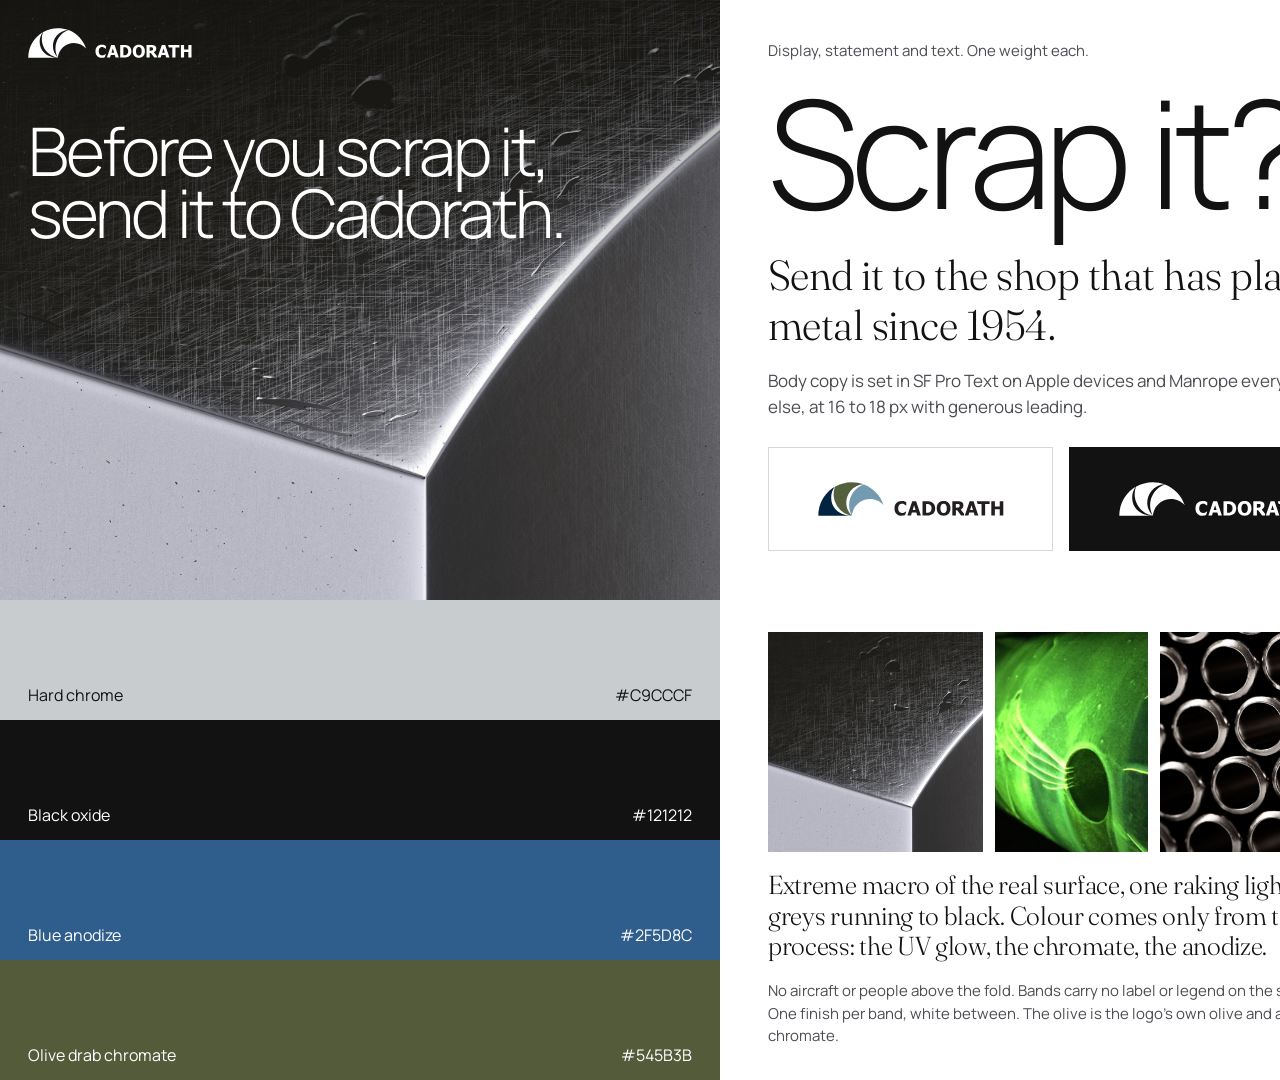
<file: concept-3/brand-sheet.html>
<!doctype html>
<html lang="en-CA">
<head>
<meta name="robots" content="noindex, nofollow, noarchive">
<meta charset="utf-8">
<meta name="viewport" content="width=1920">
<title>Cadorath Finish: brand sheet</title>
<style>
@font-face{font-family:"Manrope C3";src:url(fonts/Manrope-var.woff2) format("woff2");font-weight:200 800}
@font-face{font-family:"Fraunces C3";src:url(fonts/Fraunces-light-var.woff2) format("woff2");font-weight:300 400}
:root{--chrome:#C9CCCF;--oxide:#121212;--anodize:#2F5D8C;--olive:#545B3B;--ink:#121212;--ink-2:#4A4D52;--rule:rgba(18,18,18,.16)}
*{box-sizing:border-box;margin:0;padding:0}
body{width:1920px;height:1080px;overflow:hidden;background:#fff;color:var(--ink);font-family:"SF Pro Text",-apple-system,"Manrope C3",sans-serif;-webkit-font-smoothing:antialiased;display:grid;grid-template-columns:720px 1fr;grid-template-rows:600px 480px}
.d{font-family:"Manrope C3",sans-serif;font-weight:300;letter-spacing:-.045em;line-height:.92}
.s{font-family:"Fraunces C3",serif;font-weight:300;font-variation-settings:"opsz" 72;letter-spacing:-.012em;line-height:1.18}
.hero{position:relative;background:#1d1d1b url(img/steel-edge.jpg) 62% 40%/cover;color:#fff;padding:28px}
.hero::before{content:"";position:absolute;inset:0;background:linear-gradient(180deg,rgba(10,10,9,.42),rgba(10,10,9,0) 55%)}
.hero > *{position:relative}
.hero .lk svg{height:30px;width:auto;display:block}
.hero .d{font-size:67px;margin-top:62px;white-space:nowrap}
.type{padding:40px 48px 32px;display:grid;grid-template-columns:1.25fr 1fr;gap:48px}
h2{font-size:15px;font-weight:400;color:var(--ink-2);margin-bottom:22px}
.spec .d{font-size:150px}
.spec .s{font-size:42px;margin-top:30px}
.spec .t{font-size:17px;line-height:1.55;color:var(--ink-2);max-width:36em;margin-top:18px}
.lockups{display:flex;gap:16px;margin-top:26px}
.lockups div{flex:1;height:104px;display:flex;align-items:center;justify-content:center}
.lockups svg{height:34px;width:auto}
.lockups .w{box-shadow:inset 0 0 0 1px var(--rule)}
.lockups .k{background:var(--oxide);color:#fff}
.row{display:grid;grid-template-columns:140px 1fr;gap:16px;padding:13px 0;border-top:1px solid var(--rule);font-size:15px;line-height:1.45}
.row:last-child{border-bottom:1px solid var(--rule)}
.row span:first-child{color:var(--ink-2)}
.bands{display:grid;grid-template-rows:repeat(4,1fr)}
.bands div{display:flex;justify-content:space-between;align-items:flex-end;padding:0 28px 14px;font-size:16px}
.low{display:grid;grid-template-columns:1.15fr 1fr}
.img{padding:32px 48px;display:flex;flex-direction:column;gap:18px}
.thumbs{display:grid;grid-template-columns:1.4fr 1fr 1fr;gap:12px;height:220px}
.thumbs div{background-size:cover;background-position:center}
.img .s{font-size:26px;max-width:24em}
.img .n{font-size:15px;line-height:1.5;color:var(--ink-2)}
.comp{background:var(--chrome);padding:32px 40px;display:flex;flex-direction:column;justify-content:space-between}
.comp .r{display:grid;grid-template-columns:1fr 26px;align-items:center;padding:14px 0 16px;border-top:1px solid var(--rule);position:relative;isolation:isolate}
.comp .r:last-of-type{border-bottom:1px solid var(--rule)}
.comp .r.on::before{content:"";position:absolute;inset:0 -40px;background:#fff;z-index:-1}
.comp .oem{font-family:"Manrope C3",sans-serif;font-weight:300;font-size:52px;letter-spacing:-.04em;line-height:1}
.pm{width:26px;height:26px;position:relative}.pm::before,.pm::after{content:"";position:absolute;left:3px;right:3px;top:12.5px;height:1.4px;background:currentColor}.pm::after{transform:rotate(90deg)}.on .pm::after{transform:none}
.field label{font-size:14px;color:var(--ink-2)}
.field div{display:flex;justify-content:space-between;align-items:center;border-bottom:1px solid var(--ink);font-family:"Manrope C3",sans-serif;font-weight:300;font-size:40px;letter-spacing:-.03em;padding:4px 0 10px}
</style>
</head>
<body>
<section class="hero">
  <div class="lk"><svg viewBox="0 0 700 128" aria-hidden="true" fill="currentColor"><path d="M247.601,87.784C235.85,51.636 208.251,22.642 172.993,9.006C140.522,20.048 117.152,50.772 117.152,86.976C117.152,101.446 120.897,115.038 127.453,126.857C130.659,91.84 160.095,64.408 195.95,64.408C216.537,64.408 234.993,73.458 247.601,87.784Z"/><path d="M171.874,8.581C136.294,-4.788 96.412,-1.307 63.758,17.743C52.13,50.006 61.562,87.438 89.855,110.024C101.169,119.056 114.126,124.607 127.451,126.859C102.086,102.503 99.013,62.384 121.38,34.366C134.222,18.277 152.813,9.498 171.874,8.581Z"/><path d="M51.379,73.898C46.866,53.816 51.553,33.82 62.729,18.351C25.827,40.406 1.119,80.751 1.119,126.866L127.453,126.858C88.399,126.858 58.896,107.348 51.379,73.898Z"/><g transform="translate(288,-164) scale(1.65)"><path d="M148.426,155.494C148.17,156.058 147.785,156.548 147.261,156.948C146.709,157.401 146.041,157.694 145.25,157.831C144.46,157.969 143.499,158.039 142.367,158.039L140.037,158.039L140.037,149.312L142.756,149.312C143.684,149.312 144.463,149.341 145.087,149.401C145.71,149.457 146.274,149.598 146.783,149.813C147.506,150.132 148.026,150.585 148.341,151.175C148.653,151.761 148.808,152.459 148.808,153.271C148.808,154.188 148.678,154.926 148.426,155.494ZM158.727,171.705L151.005,161.976C152.876,161.063 154.367,159.831 155.487,158.288C156.604,156.74 157.161,154.729 157.161,152.251C157.161,150.496 156.823,149.048 156.14,147.909C155.458,146.77 154.534,145.832 153.377,145.093C152.245,144.381 151.012,143.913 149.676,143.687C148.341,143.464 146.775,143.349 144.979,143.349L131.944,143.349L131.944,175.75L140.037,175.75L140.037,163.868L142.953,163.868L151.985,175.75L158.727,175.75L158.727,171.705Z"/><path d="M119.336,159.54C119.336,157.61 119.136,155.966 118.739,154.612C118.338,153.254 117.808,152.141 117.14,151.269C116.442,150.386 115.656,149.751 114.776,149.369C113.9,148.983 112.992,148.79 112.049,148.79C111.047,148.79 110.142,148.968 109.329,149.324C108.517,149.681 107.734,150.315 106.977,151.228C106.313,152.067 105.771,153.184 105.359,154.579C104.943,155.97 104.735,157.632 104.735,159.562C104.735,161.547 104.936,163.198 105.326,164.512C105.715,165.825 106.253,166.924 106.936,167.807C107.63,168.709 108.42,169.351 109.307,169.733C110.19,170.119 111.107,170.312 112.049,170.312C113.006,170.312 113.934,170.104 114.832,169.688C115.734,169.28 116.509,168.634 117.162,167.766C117.856,166.823 118.394,165.721 118.773,164.467C119.148,163.213 119.336,161.569 119.336,159.54ZM127.738,159.562C127.738,164.798 126.335,168.92 123.537,171.918C120.735,174.924 116.902,176.423 112.027,176.423C107.14,176.423 103.303,174.905 100.517,171.866C97.73,168.827 96.338,164.723 96.338,159.562C96.338,154.352 97.73,150.237 100.517,147.213C103.303,144.189 107.14,142.675 112.027,142.675C116.902,142.675 120.735,144.182 123.537,147.191C126.335,150.204 127.738,154.323 127.738,159.562Z"/><path d="M48.074,163.26L44.767,152.578L41.458,163.26L48.074,163.26ZM29.495,175.75L40.437,143.349L49.313,143.349L60.259,175.75L51.884,175.75L49.859,169.134L39.677,169.134L37.65,175.75L29.495,175.75Z"/><path d="M84.511,159.517C84.511,157.387 84.144,155.561 83.409,154.044C82.678,152.53 81.55,151.346 80.028,150.485C78.926,149.877 77.769,149.543 76.559,149.487C75.346,149.428 73.899,149.398 72.214,149.398L72.062,149.398L72.062,169.68L72.214,169.68C74.047,169.68 75.587,169.647 76.838,169.58C78.095,169.517 79.286,169.127 80.418,168.419C81.754,167.576 82.767,166.415 83.464,164.934C84.162,163.454 84.511,161.651 84.511,159.517ZM92.863,159.584C92.863,162.6 92.203,165.301 90.885,167.688C89.565,170.073 87.899,171.906 85.88,173.183C84.195,174.27 82.366,174.971 80.384,175.279C78.407,175.595 76.299,175.751 74.066,175.751L63.924,175.751L63.924,143.35L73.981,143.35C76.255,143.35 78.388,143.494 80.374,143.784C82.362,144.073 84.229,144.778 85.969,145.895C88.099,147.261 89.784,149.097 91.016,151.413C92.247,153.725 92.863,156.448 92.863,159.584Z"/><path d="M26.069,166.579C23.272,168.965 17.624,171.837 12.871,169.161C12.414,168.902 11.798,168.471 11.316,168.004C10.444,167.165 9.739,166.055 9.205,164.686C8.667,163.314 8.399,161.621 8.399,159.607C8.399,157.688 8.655,156.029 9.171,154.623C9.687,153.217 10.351,152.1 11.164,151.269C12.047,150.356 12.979,149.714 13.958,149.343C14.938,148.976 16.014,148.79 17.19,148.79C18.177,148.79 19.123,148.953 20.028,149.28C20.934,149.607 21.765,150 22.518,150.467C23.275,150.931 23.95,151.406 24.544,151.892C25.138,152.379 25.631,152.794 26.025,153.143L26.852,153.143L26.852,145.418C26.314,145.143 25.609,144.816 24.741,144.438C23.869,144.063 23.064,143.766 22.325,143.548C21.383,143.284 20.396,143.08 19.364,142.939C18.337,142.794 17.175,142.72 15.883,142.72C11.023,142.72 7.16,144.249 4.299,147.302C1.431,150.352 0,154.449 0,159.584C0,164.905 1.427,169.039 4.284,171.974C5.546,173.269 6.971,174.322 8.659,174.987C15.439,177.644 21.602,175.837 24.08,174.827L26.867,166.579L26.069,166.579Z"/><path d="M179.054,163.26L175.749,152.578L172.439,163.26L179.054,163.26ZM160.476,175.75L171.419,143.349L180.294,143.349L191.24,175.75L182.862,175.75L180.839,169.134L170.658,169.134L168.631,175.75L160.476,175.75Z"/><path d="M198.633,175.751L198.633,149.528L189.788,149.528L187.751,143.35L217.027,143.35L217.027,149.528L206.771,149.528L206.771,175.751L198.633,175.751Z"/><path d="M248.246,175.751L240.108,175.751L240.108,161.391L229.033,161.391L229.033,175.751L220.895,175.751L220.895,143.35L229.033,143.35L229.033,155.209L240.108,155.209L240.108,143.35L248.246,143.35L248.246,175.751Z"/></g></svg></div>
  <p class="d">Before you scrap it,<br>send it to Cadorath.</p>
</section>
<section class="type">
  <div class="spec">
    <h2>Display, statement and text. One weight each.</h2>
    <p class="d">Scrap it?</p>
    <p class="s">Send it to the shop that has plated metal since 1954.</p>
    <p class="t">Body copy is set in SF Pro Text on Apple devices and Manrope everywhere else, at 16 to 18 px with generous leading.</p>
    <div class="lockups"><div class="w"><svg viewBox="0 0 700 128" aria-hidden="true"><path d="M247.601,87.784C235.85,51.636 208.251,22.642 172.993,9.006C140.522,20.048 117.152,50.772 117.152,86.976C117.152,101.446 120.897,115.038 127.453,126.857C130.659,91.84 160.095,64.408 195.95,64.408C216.537,64.408 234.993,73.458 247.601,87.784Z" fill="#749AB1"/><path d="M171.874,8.581C136.294,-4.788 96.412,-1.307 63.758,17.743C52.13,50.006 61.562,87.438 89.855,110.024C101.169,119.056 114.126,124.607 127.451,126.859C102.086,102.503 99.013,62.384 121.38,34.366C134.222,18.277 152.813,9.498 171.874,8.581Z" fill="#535F3D"/><path d="M51.379,73.898C46.866,53.816 51.553,33.82 62.729,18.351C25.827,40.406 1.119,80.751 1.119,126.866L127.453,126.858C88.399,126.858 58.896,107.348 51.379,73.898Z" fill="#032441"/><g transform="translate(288,-164) scale(1.65)" fill="#231F20"><path d="M148.426,155.494C148.17,156.058 147.785,156.548 147.261,156.948C146.709,157.401 146.041,157.694 145.25,157.831C144.46,157.969 143.499,158.039 142.367,158.039L140.037,158.039L140.037,149.312L142.756,149.312C143.684,149.312 144.463,149.341 145.087,149.401C145.71,149.457 146.274,149.598 146.783,149.813C147.506,150.132 148.026,150.585 148.341,151.175C148.653,151.761 148.808,152.459 148.808,153.271C148.808,154.188 148.678,154.926 148.426,155.494ZM158.727,171.705L151.005,161.976C152.876,161.063 154.367,159.831 155.487,158.288C156.604,156.74 157.161,154.729 157.161,152.251C157.161,150.496 156.823,149.048 156.14,147.909C155.458,146.77 154.534,145.832 153.377,145.093C152.245,144.381 151.012,143.913 149.676,143.687C148.341,143.464 146.775,143.349 144.979,143.349L131.944,143.349L131.944,175.75L140.037,175.75L140.037,163.868L142.953,163.868L151.985,175.75L158.727,175.75L158.727,171.705Z"/><path d="M119.336,159.54C119.336,157.61 119.136,155.966 118.739,154.612C118.338,153.254 117.808,152.141 117.14,151.269C116.442,150.386 115.656,149.751 114.776,149.369C113.9,148.983 112.992,148.79 112.049,148.79C111.047,148.79 110.142,148.968 109.329,149.324C108.517,149.681 107.734,150.315 106.977,151.228C106.313,152.067 105.771,153.184 105.359,154.579C104.943,155.97 104.735,157.632 104.735,159.562C104.735,161.547 104.936,163.198 105.326,164.512C105.715,165.825 106.253,166.924 106.936,167.807C107.63,168.709 108.42,169.351 109.307,169.733C110.19,170.119 111.107,170.312 112.049,170.312C113.006,170.312 113.934,170.104 114.832,169.688C115.734,169.28 116.509,168.634 117.162,167.766C117.856,166.823 118.394,165.721 118.773,164.467C119.148,163.213 119.336,161.569 119.336,159.54ZM127.738,159.562C127.738,164.798 126.335,168.92 123.537,171.918C120.735,174.924 116.902,176.423 112.027,176.423C107.14,176.423 103.303,174.905 100.517,171.866C97.73,168.827 96.338,164.723 96.338,159.562C96.338,154.352 97.73,150.237 100.517,147.213C103.303,144.189 107.14,142.675 112.027,142.675C116.902,142.675 120.735,144.182 123.537,147.191C126.335,150.204 127.738,154.323 127.738,159.562Z"/><path d="M48.074,163.26L44.767,152.578L41.458,163.26L48.074,163.26ZM29.495,175.75L40.437,143.349L49.313,143.349L60.259,175.75L51.884,175.75L49.859,169.134L39.677,169.134L37.65,175.75L29.495,175.75Z"/><path d="M84.511,159.517C84.511,157.387 84.144,155.561 83.409,154.044C82.678,152.53 81.55,151.346 80.028,150.485C78.926,149.877 77.769,149.543 76.559,149.487C75.346,149.428 73.899,149.398 72.214,149.398L72.062,149.398L72.062,169.68L72.214,169.68C74.047,169.68 75.587,169.647 76.838,169.58C78.095,169.517 79.286,169.127 80.418,168.419C81.754,167.576 82.767,166.415 83.464,164.934C84.162,163.454 84.511,161.651 84.511,159.517ZM92.863,159.584C92.863,162.6 92.203,165.301 90.885,167.688C89.565,170.073 87.899,171.906 85.88,173.183C84.195,174.27 82.366,174.971 80.384,175.279C78.407,175.595 76.299,175.751 74.066,175.751L63.924,175.751L63.924,143.35L73.981,143.35C76.255,143.35 78.388,143.494 80.374,143.784C82.362,144.073 84.229,144.778 85.969,145.895C88.099,147.261 89.784,149.097 91.016,151.413C92.247,153.725 92.863,156.448 92.863,159.584Z"/><path d="M26.069,166.579C23.272,168.965 17.624,171.837 12.871,169.161C12.414,168.902 11.798,168.471 11.316,168.004C10.444,167.165 9.739,166.055 9.205,164.686C8.667,163.314 8.399,161.621 8.399,159.607C8.399,157.688 8.655,156.029 9.171,154.623C9.687,153.217 10.351,152.1 11.164,151.269C12.047,150.356 12.979,149.714 13.958,149.343C14.938,148.976 16.014,148.79 17.19,148.79C18.177,148.79 19.123,148.953 20.028,149.28C20.934,149.607 21.765,150 22.518,150.467C23.275,150.931 23.95,151.406 24.544,151.892C25.138,152.379 25.631,152.794 26.025,153.143L26.852,153.143L26.852,145.418C26.314,145.143 25.609,144.816 24.741,144.438C23.869,144.063 23.064,143.766 22.325,143.548C21.383,143.284 20.396,143.08 19.364,142.939C18.337,142.794 17.175,142.72 15.883,142.72C11.023,142.72 7.16,144.249 4.299,147.302C1.431,150.352 0,154.449 0,159.584C0,164.905 1.427,169.039 4.284,171.974C5.546,173.269 6.971,174.322 8.659,174.987C15.439,177.644 21.602,175.837 24.08,174.827L26.867,166.579L26.069,166.579Z"/><path d="M179.054,163.26L175.749,152.578L172.439,163.26L179.054,163.26ZM160.476,175.75L171.419,143.349L180.294,143.349L191.24,175.75L182.862,175.75L180.839,169.134L170.658,169.134L168.631,175.75L160.476,175.75Z"/><path d="M198.633,175.751L198.633,149.528L189.788,149.528L187.751,143.35L217.027,143.35L217.027,149.528L206.771,149.528L206.771,175.751L198.633,175.751Z"/><path d="M248.246,175.751L240.108,175.751L240.108,161.391L229.033,161.391L229.033,175.751L220.895,175.751L220.895,143.35L229.033,143.35L229.033,155.209L240.108,155.209L240.108,143.35L248.246,143.35L248.246,175.751Z"/></g></svg></div><div class="k"><svg viewBox="0 0 700 128" aria-hidden="true" fill="currentColor"><path d="M247.601,87.784C235.85,51.636 208.251,22.642 172.993,9.006C140.522,20.048 117.152,50.772 117.152,86.976C117.152,101.446 120.897,115.038 127.453,126.857C130.659,91.84 160.095,64.408 195.95,64.408C216.537,64.408 234.993,73.458 247.601,87.784Z"/><path d="M171.874,8.581C136.294,-4.788 96.412,-1.307 63.758,17.743C52.13,50.006 61.562,87.438 89.855,110.024C101.169,119.056 114.126,124.607 127.451,126.859C102.086,102.503 99.013,62.384 121.38,34.366C134.222,18.277 152.813,9.498 171.874,8.581Z"/><path d="M51.379,73.898C46.866,53.816 51.553,33.82 62.729,18.351C25.827,40.406 1.119,80.751 1.119,126.866L127.453,126.858C88.399,126.858 58.896,107.348 51.379,73.898Z"/><g transform="translate(288,-164) scale(1.65)"><path d="M148.426,155.494C148.17,156.058 147.785,156.548 147.261,156.948C146.709,157.401 146.041,157.694 145.25,157.831C144.46,157.969 143.499,158.039 142.367,158.039L140.037,158.039L140.037,149.312L142.756,149.312C143.684,149.312 144.463,149.341 145.087,149.401C145.71,149.457 146.274,149.598 146.783,149.813C147.506,150.132 148.026,150.585 148.341,151.175C148.653,151.761 148.808,152.459 148.808,153.271C148.808,154.188 148.678,154.926 148.426,155.494ZM158.727,171.705L151.005,161.976C152.876,161.063 154.367,159.831 155.487,158.288C156.604,156.74 157.161,154.729 157.161,152.251C157.161,150.496 156.823,149.048 156.14,147.909C155.458,146.77 154.534,145.832 153.377,145.093C152.245,144.381 151.012,143.913 149.676,143.687C148.341,143.464 146.775,143.349 144.979,143.349L131.944,143.349L131.944,175.75L140.037,175.75L140.037,163.868L142.953,163.868L151.985,175.75L158.727,175.75L158.727,171.705Z"/><path d="M119.336,159.54C119.336,157.61 119.136,155.966 118.739,154.612C118.338,153.254 117.808,152.141 117.14,151.269C116.442,150.386 115.656,149.751 114.776,149.369C113.9,148.983 112.992,148.79 112.049,148.79C111.047,148.79 110.142,148.968 109.329,149.324C108.517,149.681 107.734,150.315 106.977,151.228C106.313,152.067 105.771,153.184 105.359,154.579C104.943,155.97 104.735,157.632 104.735,159.562C104.735,161.547 104.936,163.198 105.326,164.512C105.715,165.825 106.253,166.924 106.936,167.807C107.63,168.709 108.42,169.351 109.307,169.733C110.19,170.119 111.107,170.312 112.049,170.312C113.006,170.312 113.934,170.104 114.832,169.688C115.734,169.28 116.509,168.634 117.162,167.766C117.856,166.823 118.394,165.721 118.773,164.467C119.148,163.213 119.336,161.569 119.336,159.54ZM127.738,159.562C127.738,164.798 126.335,168.92 123.537,171.918C120.735,174.924 116.902,176.423 112.027,176.423C107.14,176.423 103.303,174.905 100.517,171.866C97.73,168.827 96.338,164.723 96.338,159.562C96.338,154.352 97.73,150.237 100.517,147.213C103.303,144.189 107.14,142.675 112.027,142.675C116.902,142.675 120.735,144.182 123.537,147.191C126.335,150.204 127.738,154.323 127.738,159.562Z"/><path d="M48.074,163.26L44.767,152.578L41.458,163.26L48.074,163.26ZM29.495,175.75L40.437,143.349L49.313,143.349L60.259,175.75L51.884,175.75L49.859,169.134L39.677,169.134L37.65,175.75L29.495,175.75Z"/><path d="M84.511,159.517C84.511,157.387 84.144,155.561 83.409,154.044C82.678,152.53 81.55,151.346 80.028,150.485C78.926,149.877 77.769,149.543 76.559,149.487C75.346,149.428 73.899,149.398 72.214,149.398L72.062,149.398L72.062,169.68L72.214,169.68C74.047,169.68 75.587,169.647 76.838,169.58C78.095,169.517 79.286,169.127 80.418,168.419C81.754,167.576 82.767,166.415 83.464,164.934C84.162,163.454 84.511,161.651 84.511,159.517ZM92.863,159.584C92.863,162.6 92.203,165.301 90.885,167.688C89.565,170.073 87.899,171.906 85.88,173.183C84.195,174.27 82.366,174.971 80.384,175.279C78.407,175.595 76.299,175.751 74.066,175.751L63.924,175.751L63.924,143.35L73.981,143.35C76.255,143.35 78.388,143.494 80.374,143.784C82.362,144.073 84.229,144.778 85.969,145.895C88.099,147.261 89.784,149.097 91.016,151.413C92.247,153.725 92.863,156.448 92.863,159.584Z"/><path d="M26.069,166.579C23.272,168.965 17.624,171.837 12.871,169.161C12.414,168.902 11.798,168.471 11.316,168.004C10.444,167.165 9.739,166.055 9.205,164.686C8.667,163.314 8.399,161.621 8.399,159.607C8.399,157.688 8.655,156.029 9.171,154.623C9.687,153.217 10.351,152.1 11.164,151.269C12.047,150.356 12.979,149.714 13.958,149.343C14.938,148.976 16.014,148.79 17.19,148.79C18.177,148.79 19.123,148.953 20.028,149.28C20.934,149.607 21.765,150 22.518,150.467C23.275,150.931 23.95,151.406 24.544,151.892C25.138,152.379 25.631,152.794 26.025,153.143L26.852,153.143L26.852,145.418C26.314,145.143 25.609,144.816 24.741,144.438C23.869,144.063 23.064,143.766 22.325,143.548C21.383,143.284 20.396,143.08 19.364,142.939C18.337,142.794 17.175,142.72 15.883,142.72C11.023,142.72 7.16,144.249 4.299,147.302C1.431,150.352 0,154.449 0,159.584C0,164.905 1.427,169.039 4.284,171.974C5.546,173.269 6.971,174.322 8.659,174.987C15.439,177.644 21.602,175.837 24.08,174.827L26.867,166.579L26.069,166.579Z"/><path d="M179.054,163.26L175.749,152.578L172.439,163.26L179.054,163.26ZM160.476,175.75L171.419,143.349L180.294,143.349L191.24,175.75L182.862,175.75L180.839,169.134L170.658,169.134L168.631,175.75L160.476,175.75Z"/><path d="M198.633,175.751L198.633,149.528L189.788,149.528L187.751,143.35L217.027,143.35L217.027,149.528L206.771,149.528L206.771,175.751L198.633,175.751Z"/><path d="M248.246,175.751L240.108,175.751L240.108,161.391L229.033,161.391L229.033,175.751L220.895,175.751L220.895,143.35L229.033,143.35L229.033,155.209L240.108,155.209L240.108,143.35L248.246,143.35L248.246,175.751Z"/></g></svg></div></div>
  </div>
  <div>
    <h2>System</h2>
    <div class="row"><span>Display</span><span>Manrope Light 300. Tracking &minus;4.5%, line height 0.92. The hero line and the sign&#8209;off are fitted to the full measure.</span></div>
    <div class="row"><span>Statement</span><span>Fraunces Light 300, optical size 72, Soft 0, Wonk 0. 24 to 52 px.</span></div>
    <div class="row"><span>Text</span><span>SF Pro Text (local, never shipped), Manrope as the fallback.</span></div>
    <div class="row"><span>Mark</span><span>Original crescent and CADORATH letters, unchanged, set side by side. MoreUPTime off the lockup.</span></div>
    <div class="row"><span>Margin</span><span>24 px desktop, 16 px mobile. Hairlines only as list rules.</span></div>
    <div class="row"><span>Licences</span><span>Manrope and Fraunces: SIL Open Font License, self hosted.</span></div>
  </div>
</section>
<section class="bands">
  <div style="background:var(--chrome)"><span>Hard chrome</span><span>#C9CCCF</span></div>
  <div style="background:var(--oxide);color:#fff"><span>Black oxide</span><span>#121212</span></div>
  <div style="background:var(--anodize);color:#fff"><span>Blue anodize</span><span>#2F5D8C</span></div>
  <div style="background:var(--olive);color:#fff"><span>Olive drab chromate</span><span>#545B3B</span></div>
</section>
<section class="low">
  <div class="img">
    <div class="thumbs">
      <div style="background-image:url(img/steel-edge.jpg)"></div>
      <div style="background-image:url(img/cadorath-fpi.jpg);background-position:40% 50%"></div>
      <div style="background-image:url(img/chrome-tubes.jpg)"></div>
    </div>
    <p class="s">Extreme macro of the real surface, one raking light, greys running to black. Colour comes only from the process: the UV glow, the chromate, the anodize.</p>
    <p class="n">No aircraft or people above the fold. Bands carry no label or legend on the site. One finish per band, white between. The olive is the logo&rsquo;s own olive and a real chromate.</p>
  </div>
  <div class="comp">
    <div>
      <div class="r"><span class="oem">Airbus Helicopters</span><span class="pm"></span></div>
      <div class="r on"><span class="oem">Bell</span><span class="pm"></span></div>
      <div class="r"><span class="oem">Rolls&#8209;Royce</span><span class="pm"></span></div>
    </div>
    <div class="field"><label>Search a part number</label><div>350A331090<svg width="26" height="26" viewBox="0 0 28 28"><path d="M4 14h19M16 7l7 7-7 7" fill="none" stroke="currentColor" stroke-width="1.4"/></svg></div></div>
  </div>
</section>
</body>
</html>
</file>
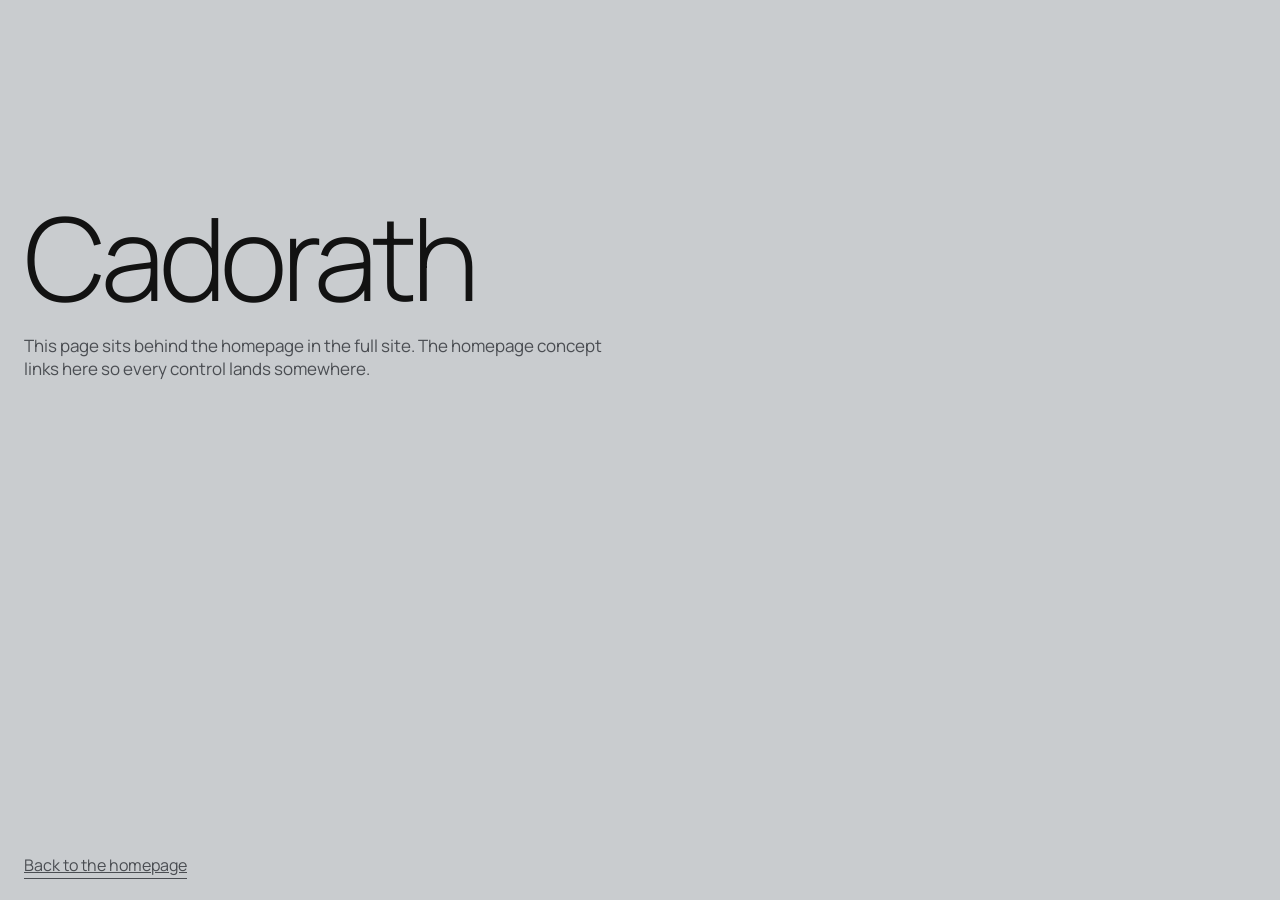
<file: concept-3/stub.html>
<!doctype html>
<html lang="en-CA">
<head>
<meta name="robots" content="noindex, nofollow, noarchive">
<meta charset="utf-8">
<meta name="viewport" content="width=device-width, initial-scale=1">
<title>Cadorath</title>
<link rel="icon" href="img/favicon.svg" type="image/svg+xml">
<style>
@font-face{font-family:"Manrope C3";src:url(fonts/Manrope-var.woff2) format("woff2");font-weight:200 800}
*{box-sizing:border-box;margin:0;padding:0}
body{min-height:100vh;background:#C9CCCF;color:#121212;font-family:"SF Pro Text",-apple-system,"Manrope C3",sans-serif;display:flex;flex-direction:column;justify-content:space-between;padding:24px}
h1{font-family:"Manrope C3",sans-serif;font-weight:300;letter-spacing:-.045em;line-height:.92;font-size:clamp(48px,9vw,140px);margin-top:20vh}
p{font-size:17px;color:#4A4D52;max-width:36em;margin-top:24px}
a{color:inherit;border-bottom:1px solid currentColor;padding-bottom:2px;font-size:16px}
:focus-visible{outline:2px solid currentColor;outline-offset:4px}
</style>
</head>
<body>
<main><h1 id="t">Cadorath</h1><p>This page sits behind the homepage in the full site. The homepage concept links here so every control lands somewhere.</p></main>
<p><a href="index.html">Back to the homepage</a></p>
<script>const p=new URLSearchParams(location.search).get('p');if(p){document.getElementById('t').textContent=p;document.title=p+' | Cadorath';}</script>
</body>
</html>
</file>
<file: concept-1/styles.css>
/* Cadorath v2, concept 1: The part */
/* Display: SF Pro Display (installed locally, never shipped). Fallback: Manrope, self-hosted. */
@font-face { font-family: "Manrope"; src: url("fonts/Manrope-var.woff2") format("woff2"); font-weight: 200 800; font-display: swap; }
@font-face { font-family: "Fragment Mono"; src: url("fonts/FragmentMono-latin.woff2") format("woff2"); font-weight: 400; font-display: swap; }

:root {
  --graphite-0: #0B0C0F;
  --graphite-1: #0E0F12;
  --graphite-2: #15171C;
  --graphite-3: #1A1C22;
  --chrome: #E3E4E6;
  --ink: #121418;
  --white: #EDEEEF;
  --mute: #A3A7AE;
  --mute-ink: #4C5058;
  --gold: #D8C04A;
  --gold-hi: #E6D06A;
  --err: #F08A6C;
  --err-ink: #A3321A;
  --line-d: rgba(237, 238, 239, .14);
  --line-l: rgba(18, 20, 24, .16);
  --m: 40px;
  --display: "SF Pro Display", -apple-system, BlinkMacSystemFont, "Manrope", sans-serif;
  --text: "SF Pro Text", -apple-system, BlinkMacSystemFont, "Manrope", sans-serif;
  --mono: "Fragment Mono", ui-monospace, monospace;
  --ease: cubic-bezier(.22, .61, .2, 1);
}

* { box-sizing: border-box; }
html { -webkit-text-size-adjust: 100%; scroll-behavior: smooth; overflow-x: clip; }
body { margin: 0; background: var(--graphite-1); color: var(--white); font: 400 17px/1.55 var(--text); -webkit-font-smoothing: antialiased; letter-spacing: -.005em; }
body.menu-open { overflow: hidden; }
img { display: block; max-width: 100%; }
a { color: inherit; text-decoration: none; }
h1, h2, p, ol, ul, dl, dd, figure { margin: 0; }
ol, ul { padding: 0; list-style: none; }
svg { flex: none; }
[hidden] { display: none !important; }
.nw { white-space: nowrap; }
.mono { font-family: var(--mono); }
.sr { position: absolute; width: 1px; height: 1px; overflow: hidden; clip: rect(0 0 0 0); white-space: nowrap; }
.skip { position: absolute; left: 12px; top: -60px; z-index: 60; background: var(--gold); color: var(--ink); padding: 10px 14px; }
.skip:focus { top: 12px; }
:focus-visible { outline: 2px solid var(--gold); outline-offset: 3px; }
.band-chrome :focus-visible, .band-gold :focus-visible { outline-color: var(--ink); }
[id] { scroll-margin-top: 72px; }

/* ---------- type: one weight per role ---------- */
.hero-h1 { font: 300 clamp(44px, 6.2vw, 90px)/.98 var(--display); letter-spacing: -.012em; color: var(--gold); text-wrap: balance; }
.statement { font: 400 clamp(28px, 3.05vw, 44px)/1.08 var(--display); letter-spacing: -.012em; text-wrap: balance; }
.band .statement { font-size: clamp(28px, 2.55vw, 37px); line-height: 1.1; }
.statement-gold { color: var(--gold); }
.body { color: var(--mute); max-width: 34em; text-wrap: pretty; }
.count { font-size: 14px; margin-bottom: 22px; color: var(--gold); font-variant-numeric: tabular-nums; }
.count span { color: var(--mute); margin-left: 10px; }

.link { display: inline-flex; align-items: center; gap: 10px; margin-top: 28px; font-size: 15px; padding: 4px 0 6px; border-bottom: 1px solid currentColor; transition: color .2s, border-color .2s; }
.link svg { width: 14px; height: 14px; transition: transform .3s var(--ease); }
.link:hover svg, .link:focus-visible svg { transform: translateX(4px); }
.link:hover { color: var(--gold); }
.link-ink { color: var(--ink); }
.link-ink:hover { color: var(--ink); border-color: transparent; }
.inline { border-bottom: 1px solid currentColor; color: var(--white); }
.inline:hover { color: var(--gold); }

/* one button shape on the whole site */
.btn { display: inline-flex; align-items: center; gap: 12px; height: 48px; padding: 0 22px; border-radius: 2px; font: 400 15px/1 var(--text); border: 1px solid transparent; cursor: pointer; transition: background .25s, color .25s, border-color .25s, transform .25s var(--ease); white-space: nowrap; }
.btn svg { width: 14px; height: 14px; transition: transform .3s var(--ease); }
.btn:hover svg { transform: translateX(3px); }
.btn:active { transform: translateY(1px); }
.btn-gold { background: var(--gold); color: var(--ink); }
.btn-gold:hover { background: var(--gold-hi); }
.btn-ink { background: var(--ink); color: var(--white); }
.btn-ink:hover { background: #262A31; }

/* ---------- nav and menu ---------- */
.nav { position: fixed; inset: 0 0 auto 0; z-index: 30; height: 76px; display: flex; align-items: center; gap: 28px; padding: 0 var(--m); transition: background .4s, border-color .4s, transform .4s var(--ease); border-bottom: 1px solid transparent; }
.nav.is-solid { background: rgba(11, 12, 15, .84); backdrop-filter: blur(14px); -webkit-backdrop-filter: blur(14px); border-color: var(--line-d); }
.lockup { display: inline-flex; align-items: center; gap: 12px; color: var(--white); }
.lockup svg { fill: currentColor; }
.lockup-mark { width: 50px; height: 26px; }
.lockup-word { width: 118px; height: 17px; }
.nav-links { display: flex; gap: 32px; margin-left: auto; font-size: 15px; }
.nav-links a { color: rgba(237, 238, 239, .76); padding: 6px 0; transition: color .2s; }
.nav-links a:hover, .nav-links a.on { color: var(--white); }
.nav-menu { background: none; border: 0; padding: 10px 4px; min-height: 44px; color: var(--white); font: 400 15px/1 var(--text); cursor: pointer; border-bottom: 1px solid transparent; }
.nav-menu:hover { color: var(--gold); }
.nav-cta { height: 42px; }

.menu { position: fixed; inset: 0; z-index: 50; background: var(--graphite-0); display: flex; flex-direction: column; padding: 0 var(--m) 40px; opacity: 0; transition: opacity .35s var(--ease); }
.menu.is-open { opacity: 1; }
.menu-top { height: 76px; display: flex; align-items: center; justify-content: space-between; }
.menu-body { flex: 1; display: grid; grid-template-columns: 1fr 360px; gap: 40px; align-items: end; padding-bottom: 8px; }
.menu-links { counter-reset: m; }
.menu-links a { display: flex; align-items: baseline; gap: 24px; font: 300 clamp(34px, 4.6vw, 66px)/1.12 var(--display); letter-spacing: -.012em; color: var(--white); transition: color .2s, transform .35s var(--ease); }
.menu-links a::before { counter-increment: m; content: "0" counter(m); font: 400 14px/1 var(--text); letter-spacing: 0; color: var(--mute); width: 28px; }
.menu-links a:hover, .menu-links a:focus-visible { color: var(--gold); transform: translateX(10px); }
.menu.is-open .menu-links li { animation: menu-in .6s var(--ease) both; }
.menu.is-open .menu-links li:nth-child(2) { animation-delay: .03s; } .menu.is-open .menu-links li:nth-child(3) { animation-delay: .06s; }
.menu.is-open .menu-links li:nth-child(4) { animation-delay: .09s; } .menu.is-open .menu-links li:nth-child(5) { animation-delay: .12s; }
.menu.is-open .menu-links li:nth-child(6) { animation-delay: .15s; } .menu.is-open .menu-links li:nth-child(7) { animation-delay: .18s; }
@keyframes menu-in { from { opacity: 0; transform: translateY(14px); } to { opacity: 1; transform: none; } }
.menu-side { font-size: 14px; color: var(--mute); line-height: 1.6; }
.menu-side p + .menu-h { margin-top: 22px; }
.menu-h { color: var(--white); margin-bottom: 6px; }
.menu-side a:hover { color: var(--gold); }

/* ---------- 1. the part, pinned ---------- */
.pin { position: relative; }
.stage { position: sticky; top: 0; height: 100vh; height: 100svh; overflow: hidden;
  --beam: 205, 210, 220; --beam-a: .10;
  background: radial-gradient(60% 70% at 66% 42%, #1E2128 0%, #14161B 42%, #0B0C0F 100%); }
.beam { position: absolute; top: -40%; right: -4%; width: 46%; height: 180%; transform: rotate(28deg); transform-origin: top right;
  background: linear-gradient(90deg, rgba(var(--beam), 0) 0%, rgba(var(--beam), var(--beam-a)) 42%, rgba(var(--beam), calc(var(--beam-a) * 1.5)) 58%, rgba(var(--beam), 0) 100%);
  filter: blur(18px); transition: background 1.2s var(--ease); }
.floor { display: none; }
.part { position: absolute; top: 53%; left: 66%; width: min(72vw, 1180px); aspect-ratio: 1800 / 1359;
  transform: translate(-50%, -52%) rotate(calc(var(--p, 0) * 7deg - 3deg)) scale(calc(1 + var(--p, 0) * .05)); }
.part img { position: absolute; inset: 0; width: 100%; height: 100%; object-fit: contain; opacity: 0; transform: translate(13vw, -10vh) scale(.58); transition: opacity 1s var(--ease), transform 1.2s var(--ease); }
.stage.is-moving .part img { transform: translateX(6vw) scale(.84); }
.stage[data-state="1"] .s1, .stage[data-state="2"] .s2, .stage[data-state="3"] .s3, .stage[data-state="4"] .s4 { opacity: 1; }
.stage[data-state="1"] { --beam: 196, 202, 214; --beam-a: .15; }
.stage[data-state="2"] { --beam: 92, 70, 255; --beam-a: .11; }
.stage[data-state="3"] { --beam: 216, 192, 74; --beam-a: .12; }
.stage[data-state="4"] { --beam: 236, 240, 245; --beam-a: .14; }
.grain { position: absolute; inset: 0; pointer-events: none; opacity: .06; mix-blend-mode: overlay;
  background-image: url("data:image/svg+xml,%3Csvg xmlns='http://www.w3.org/2000/svg' width='160' height='160'%3E%3Cfilter id='n'%3E%3CfeTurbulence type='fractalNoise' baseFrequency='.9' numOctaves='2' stitchTiles='stitch'/%3E%3C/filter%3E%3Crect width='100%25' height='100%25' filter='url(%23n)'/%3E%3C/svg%3E"); }
.readout { position: absolute; right: var(--m); bottom: 44px; font-size: 14px; color: rgba(237, 238, 239, .82); opacity: 0; transition: opacity .6s; }
.stage.is-moving .readout { opacity: 1; }
.chap-img { display: none; }
.cta-short { display: none; }
.readout-state { color: var(--gold); margin-left: 12px; }

.chapters { position: relative; margin-top: -100vh; margin-top: -100svh; z-index: 2; }
.chap { min-height: 100vh; min-height: 100svh; display: flex; align-items: center; padding: 0 var(--m); }
.chap-hero { align-items: flex-end; padding-bottom: 44px; }
.chap .copy { width: min(38vw, 540px); }
.chap .body { margin-top: 22px; }
.approvals { display: grid; grid-template-columns: 1fr 1fr; gap: 18px 28px; margin-top: 30px; font-size: 14px; }
.approvals dt { color: var(--white); }
.approvals dd { color: var(--mute); }

/* ---------- the three businesses: type rows, gold only on the active row ---------- */
.biz { position: relative; z-index: 3; background: var(--graphite-1); padding: 110px var(--m) 120px; }
.biz-h { font: 400 15px/1.4 var(--text); color: var(--mute); margin-bottom: 26px; }
.biz-rows li { border-top: 1px solid var(--line-d); }
.biz-rows li:last-child { border-bottom: 1px solid var(--line-d); }
.biz-row { display: grid; grid-template-columns: minmax(0, 7fr) minmax(0, 4fr) 232px; grid-template-areas: "name line img" "name go img"; column-gap: 40px; align-items: center; padding: 30px 0; }
.biz-name { grid-area: name; font: 300 clamp(48px, 5.9vw, 88px)/.98 var(--display); white-space: nowrap; letter-spacing: -.02em; color: var(--white); transition: color .3s var(--ease), transform .4s var(--ease); }
.biz-line { grid-area: line; align-self: end; font-size: 16px; color: var(--mute); text-wrap: pretty; }
.biz-go { grid-area: go; align-self: start; display: inline-flex; align-items: center; gap: 10px; margin-top: 14px; font-size: 15px; color: var(--white); }
.biz-go svg { width: 14px; height: 14px; transition: transform .3s var(--ease); }
.biz-img { grid-area: img; align-self: center; width: 232px; height: auto; aspect-ratio: 4 / 3; object-fit: cover; border-radius: 2px; filter: saturate(.55) brightness(.78); transition: filter .4s var(--ease), transform .5s var(--ease); }
.biz-row:hover .biz-name, .biz-row:focus-visible .biz-name { color: var(--gold); transform: translateX(10px); }
.biz-row:hover .biz-go svg, .biz-row:focus-visible .biz-go svg { transform: translateX(4px); }
.biz-row:hover .biz-img, .biz-row:focus-visible .biz-img { filter: none; transform: scale(1.04); }
.biz-row:focus-visible { outline-offset: -2px; }

/* ---------- bands ---------- */
.band { padding: 150px var(--m); position: relative; }
.band-chrome { background: var(--chrome); color: var(--ink); }
.band-chrome .body { color: var(--mute-ink); }
.band-dark { background: var(--graphite-1); }
.grid { display: grid; grid-template-columns: repeat(12, 1fr); column-gap: 24px; row-gap: 48px; }
.col-a { grid-column: 1 / span 4; }
.col-b { grid-column: 5 / span 4; padding-top: 8px; }
.col-c { grid-column: 9 / span 4; }

.rows li { border-top: 1px solid var(--line-l); }
.rows li:last-child { border-bottom: 1px solid var(--line-l); }
.rows li > a, .rows li { display: grid; gap: 4px; }
.rows li > a, .rows li:not(:has(a)) { padding: 16px 0 17px; }
.rows li:has(a) { padding: 0; }
.rows a > span { transition: transform .3s var(--ease); }
.rows a:hover > span, .rows a:focus-visible > span { transform: translateX(8px); }
.row-h { font-size: 17px; }
.row-t { font-size: 15px; color: var(--mute-ink); }
.rows-dark li { border-color: var(--line-d) !important; }
.rows-dark .row-t { color: var(--mute); }

/* hero search, live demo */
.chap-hero { flex-direction: column; align-items: flex-start; justify-content: flex-end; padding-bottom: 26px; }
.search { width: min(560px, 100%); margin-top: 34px; }
.search-row { display: flex; align-items: center; border-bottom: 1px solid rgba(237, 238, 239, .38); transition: border-color .2s, box-shadow .2s; }
.search-row:hover { border-color: rgba(237, 238, 239, .6); }
.search-row:focus-within { border-color: var(--gold); box-shadow: 0 1px 0 var(--gold); }
.search.is-error .search-row { border-color: var(--err); box-shadow: 0 1px 0 var(--err); }
.search input { flex: 1; min-width: 0; border: 0; background: transparent; font: 400 18px/1 var(--mono); font-variant-numeric: slashed-zero; font-feature-settings: "zero" 1; color: var(--white); padding: 0 0 0 1px; height: 52px; letter-spacing: .02em; text-transform: uppercase; }
.search input::placeholder { color: rgba(237, 238, 239, .5); text-transform: none; font-size: 16px; }
.search input:focus { outline: none; }
.search-go { display: inline-flex; align-items: center; gap: 10px; height: 44px; padding: 0 2px 0 16px; background: none; border: 0; color: var(--gold); font: 400 15px/1 var(--text); cursor: pointer; }
.search-go svg { width: 14px; height: 14px; transition: transform .3s var(--ease); }
.search-go:hover svg, .search-go:focus-visible svg { transform: translateX(4px); }
.search-msg { margin-top: 10px; font-size: 14px; color: var(--err); }
.search-msg:empty { display: none; }
.result { margin-top: 14px; animation: rise .5s var(--ease) both; }
.result-line { font-size: 15px; line-height: 1.5; color: var(--white); max-width: 36em; }
.result-tag { font-size: 12px; color: var(--ink); background: var(--gold); padding: 2px 7px; border-radius: 2px; margin-right: 6px; vertical-align: 1px; }
.result .mono { font-variant-numeric: slashed-zero; font-feature-settings: "zero" 1; margin-right: 6px; }
.result.is-miss .result-line { color: var(--mute); }
.result .link { margin-top: 10px; }
.aog { margin-top: 12px; font-size: 14px; color: var(--mute); }
.aog a { color: var(--white); border-bottom: 1px solid rgba(237, 238, 239, .5); }
.aog a:hover { color: var(--gold); border-color: var(--gold); }
.strip { display: flex; flex-wrap: wrap; gap: 6px 30px; width: 100%; margin-top: 34px; padding-top: 14px; border-top: 1px solid var(--line-d); font-size: 13px; color: var(--mute); }
.mono-in { font-family: var(--mono) !important; font-variant-numeric: slashed-zero; font-feature-settings: "zero" 1; text-transform: uppercase; letter-spacing: .02em; }
@keyframes rise { from { opacity: 0; transform: translateY(8px); } to { opacity: 1; transform: none; } }

/* the owned colour, at scale */
.band-gold { background: var(--gold); color: var(--ink); padding-top: 120px; padding-bottom: 120px; }
.gold-inner { max-width: 1120px; }
.gold-kicker { font-size: 15px; margin-bottom: 28px; }
.gold-statement { font: 300 clamp(32px, 4.1vw, 60px)/1.04 var(--display); letter-spacing: -.012em; text-wrap: balance; }

/* engines: the names as objects */
.engines { display: grid; grid-template-columns: 7fr 5fr; column-gap: 24px; align-items: end; padding-top: 140px; padding-bottom: 140px; }
.engine-names { display: flex; flex-direction: column; font: 300 clamp(96px, 15vw, 224px)/.86 var(--display); letter-spacing: -.035em; color: var(--white); }
.engine-names span:last-child { color: rgba(237, 238, 239, .34); }
.engine-copy .body { margin-top: 20px; }
.engine-copy .rows { margin-top: 34px; }

/* special processes */
.bleed { position: relative; height: 82vh; min-height: 520px; overflow: hidden; background: #050806; }
.bleed img { width: 100%; height: 100%; object-fit: cover; object-position: 50% 46%; }
.bleed figcaption { position: absolute; left: var(--m); bottom: 28px; font-size: 14px; color: rgba(237, 238, 239, .86); }
.process-band { padding-top: 110px; }
.process-h { font: 400 15px/1.4 var(--text); color: var(--gold); margin-bottom: 26px; }
.process-wall { font: 300 clamp(30px, 3.6vw, 52px)/1.14 var(--display); letter-spacing: -.012em; max-width: 1240px; text-wrap: pretty; }
.process-foot { display: flex; align-items: end; justify-content: space-between; gap: 40px; margin-top: 56px; flex-wrap: wrap; }
.process-foot .link { margin-top: 0; }

/* 1954 */
.year { padding-top: 120px; padding-bottom: 150px; border-top: 1px solid var(--line-d); }
.year-num { font: 300 clamp(150px, 27vw, 400px)/.8 var(--display); letter-spacing: -.04em; color: var(--gold); margin-left: -.04em; }
.year-line { font: 400 clamp(22px, 2.2vw, 32px)/1.25 var(--display); letter-spacing: -.015em; max-width: 26em; margin-top: 40px; text-wrap: balance; }

/* careers */
.careers .col-a { grid-column: 1 / span 5; }
.careers-sites { grid-column: 7 / span 6; display: grid; grid-template-columns: 1fr 1fr; gap: 24px; }
.site { font-size: 14px; color: var(--mute-ink); margin-bottom: 12px; }
.role { font: 400 21px/1.3 var(--display); letter-spacing: -.012em; margin-bottom: 10px; }
.careers-foot { grid-column: 7 / span 6; }
.careers-foot .link { margin-top: 18px; }

/* finale: the complete crescent, uncut, once */
.finale { position: relative; background: var(--graphite-1); padding-top: 72px; }
.crescent { position: relative; aspect-ratio: 246.48 / 124.47; clip-path: url(#crescent); overflow: hidden; background: var(--graphite-3); }
.crescent img { width: 100%; height: 100%; object-fit: cover; object-position: 0% 50%; }
.finale-copy { position: absolute; right: var(--m); bottom: 0; width: 37%; }
.finale-h { font: 300 clamp(40px, 3.9vw, 56px)/1 var(--display); letter-spacing: -.015em; color: var(--gold); }
.finale-copy .body { margin-top: 18px; }
.finale-copy .btn { margin-top: 30px; }

/* quote form */
.quote { padding-top: 140px; }
.quote .col-a .body { margin-top: 20px; }
.qform { grid-column: 6 / span 7; display: grid; grid-template-columns: 1fr 1fr; gap: 28px 24px; }
.field { display: flex; flex-direction: column; gap: 8px; }
.field-wide { grid-column: 1 / -1; }
.field label { font-size: 14px; color: var(--mute); }
.opt { color: rgba(163, 167, 174, .7); }
.field input, .field select, .field textarea { font: 400 17px/1.4 var(--text); color: var(--white); background: transparent; border: 0; border-bottom: 1px solid rgba(237, 238, 239, .32); border-radius: 0; padding: 10px 0; transition: border-color .2s; appearance: none; -webkit-appearance: none; }
.field select { background-image: url("data:image/svg+xml,%3Csvg xmlns='http://www.w3.org/2000/svg' width='12' height='8'%3E%3Cpath d='M1 1l5 5 5-5' fill='none' stroke='%23A3A7AE' stroke-width='1.3'/%3E%3C/svg%3E"); background-repeat: no-repeat; background-position: right 2px center; padding-right: 22px; }
.field select option { background: var(--graphite-2); color: var(--white); }
.field textarea { resize: vertical; min-height: 84px; }
.field input:hover, .field select:hover, .field textarea:hover { border-color: rgba(237, 238, 239, .6); }
.field input:focus, .field select:focus, .field textarea:focus { outline: none; border-color: var(--gold); box-shadow: 0 1px 0 var(--gold); }
.err { display: none; font-size: 13px; color: var(--err); }
.field.is-error .err { display: block; }
.field.is-error input, .field.is-error select { border-color: var(--err); }
.qform-done { padding-top: 8px; }
.qform-done .body { margin-top: 14px; }
.qform-done:focus { outline: none; }

/* ---------- footer ---------- */
.foot { background: var(--graphite-0); padding: 72px var(--m) 40px; font-size: 14px; color: var(--mute); border-top: 1px solid var(--line-d); }
.foot-grid { display: grid; grid-template-columns: 2fr repeat(5, 1fr); gap: 24px; }
.foot-h { color: var(--white); margin-bottom: 10px; }
.foot a:hover { color: var(--gold); }
.lockup-foot .lockup-mark { width: 62px; height: 32px; }
.lockup-foot .lockup-word { width: 140px; height: 20px; }
.foot-legal { margin-top: 64px; }

/* ---------- reveal ---------- */
.rv { opacity: 0; transform: translateY(18px); transition: opacity .9s var(--ease), transform .9s var(--ease); }
.rv.in { opacity: 1; transform: none; }

/* ---------- responsive ---------- */
@media (max-width: 1180px) {
  .nav-links { display: none; }
  .nav-menu { margin-left: auto; }
}
@media (max-width: 1100px) {
  .col-a, .careers .col-a { grid-column: 1 / -1; }
  .col-b { grid-column: 1 / span 6; }
  .col-c { grid-column: 7 / span 6; }
  .careers-sites, .careers-foot { grid-column: 1 / -1; }
  .qform { grid-column: 1 / -1; }
  .engines { grid-template-columns: 1fr; row-gap: 56px; }
  .finale-copy { width: 40%; }
}
@media (max-width: 860px) {
  :root { --m: 20px; }
  body { font-size: 16px; }
  .nav { height: 64px; gap: 16px; }
  .nav-cta { height: 38px; padding: 0 14px; font-size: 14px; }
  .cta-long { display: none; }
  .cta-short { display: inline; }
  .nav-menu { margin-left: auto; }
  .menu-top { height: 64px; }
  .menu-body { grid-template-columns: 1fr; align-items: start; padding-top: 28px; gap: 44px; }
  .menu-links a { font-size: 32px; line-height: 1.3; gap: 16px; }
  .lockup-mark { width: 42px; height: 22px; }
  .lockup-word { width: 98px; height: 14px; }

  /* the pin becomes one part image that cycles its states, then the story as rows */
  .stage { position: relative; height: auto; min-height: 0; padding-top: 92px; }
  .part { position: relative; left: auto; top: auto; width: 112%; margin-left: -6%; transform: none; }
  .part img, .stage.is-moving .part img { transform: none; }
  .beam { width: 90%; }
  .readout { position: static; padding: 4px var(--m) 0; font-size: 13px; opacity: 1; }
  .chap-img { display: block; width: calc(100% + 2 * var(--m)); max-width: none; margin: 0 calc(-1 * var(--m)) 18px; }
  .search { margin-top: 26px; }
  .strip { margin-top: 28px; gap: 4px 18px; }
  .chapters { margin-top: 0; }
  .chap { min-height: 0; display: block; padding: 0 var(--m) 56px; }
  .chap-hero { padding-top: 28px; padding-bottom: 72px; }
  .chap .copy { width: 100%; }
  .hero-h1 { font-size: 10.4vw; line-height: 1.02; }
  .hero-h1 br { display: none; }
  .approvals { grid-template-columns: 1fr; gap: 12px; }

  .band { padding: 96px var(--m); }
  .col-b, .col-c { grid-column: 1 / -1; }
  .grid { row-gap: 36px; }
  .band-gold { padding-top: 88px; padding-bottom: 88px; }
  .engines { padding-top: 96px; padding-bottom: 96px; }
  .bleed { height: 64vh; min-height: 360px; }
  .process-band { padding-top: 72px; }
  .careers-sites { grid-template-columns: 1fr; gap: 28px; }
  .finale { padding-top: 40px; }
  .finale-copy { position: static; width: auto; padding: 32px var(--m) 0; }
  .qform { grid-template-columns: 1fr; }
  .foot-grid { grid-template-columns: 1fr 1fr; row-gap: 36px; }
  .biz { padding: 72px var(--m) 80px; }
  .biz-row { grid-template-columns: minmax(0, 1fr) 104px; grid-template-areas: "name img" "line line" "go go"; column-gap: 16px; padding: 24px 0 26px; }
  .biz-name { font-size: 40px; white-space: normal; }
  .biz-img { width: 104px; }
  .biz-line { margin-top: 14px; font-size: 15px; }
  .lockup-foot { grid-column: 1 / -1; }
}

@media (prefers-reduced-motion: reduce) {
  html { scroll-behavior: auto; }
  .part { transform: translate(-50%, -52%); }
  .part img, .beam, .rv, .link svg, .menu, .menu-links a, .biz-name, .biz-img { transition: none; }
  .biz-row:hover .biz-name, .biz-row:hover .biz-img { transform: none; }
  .menu.is-open .menu-links li, .result { animation: none; }
  .rv { opacity: 1; transform: none; }
}
@media (prefers-reduced-motion: reduce) and (max-width: 860px) { .part { transform: none; } }
</file>
